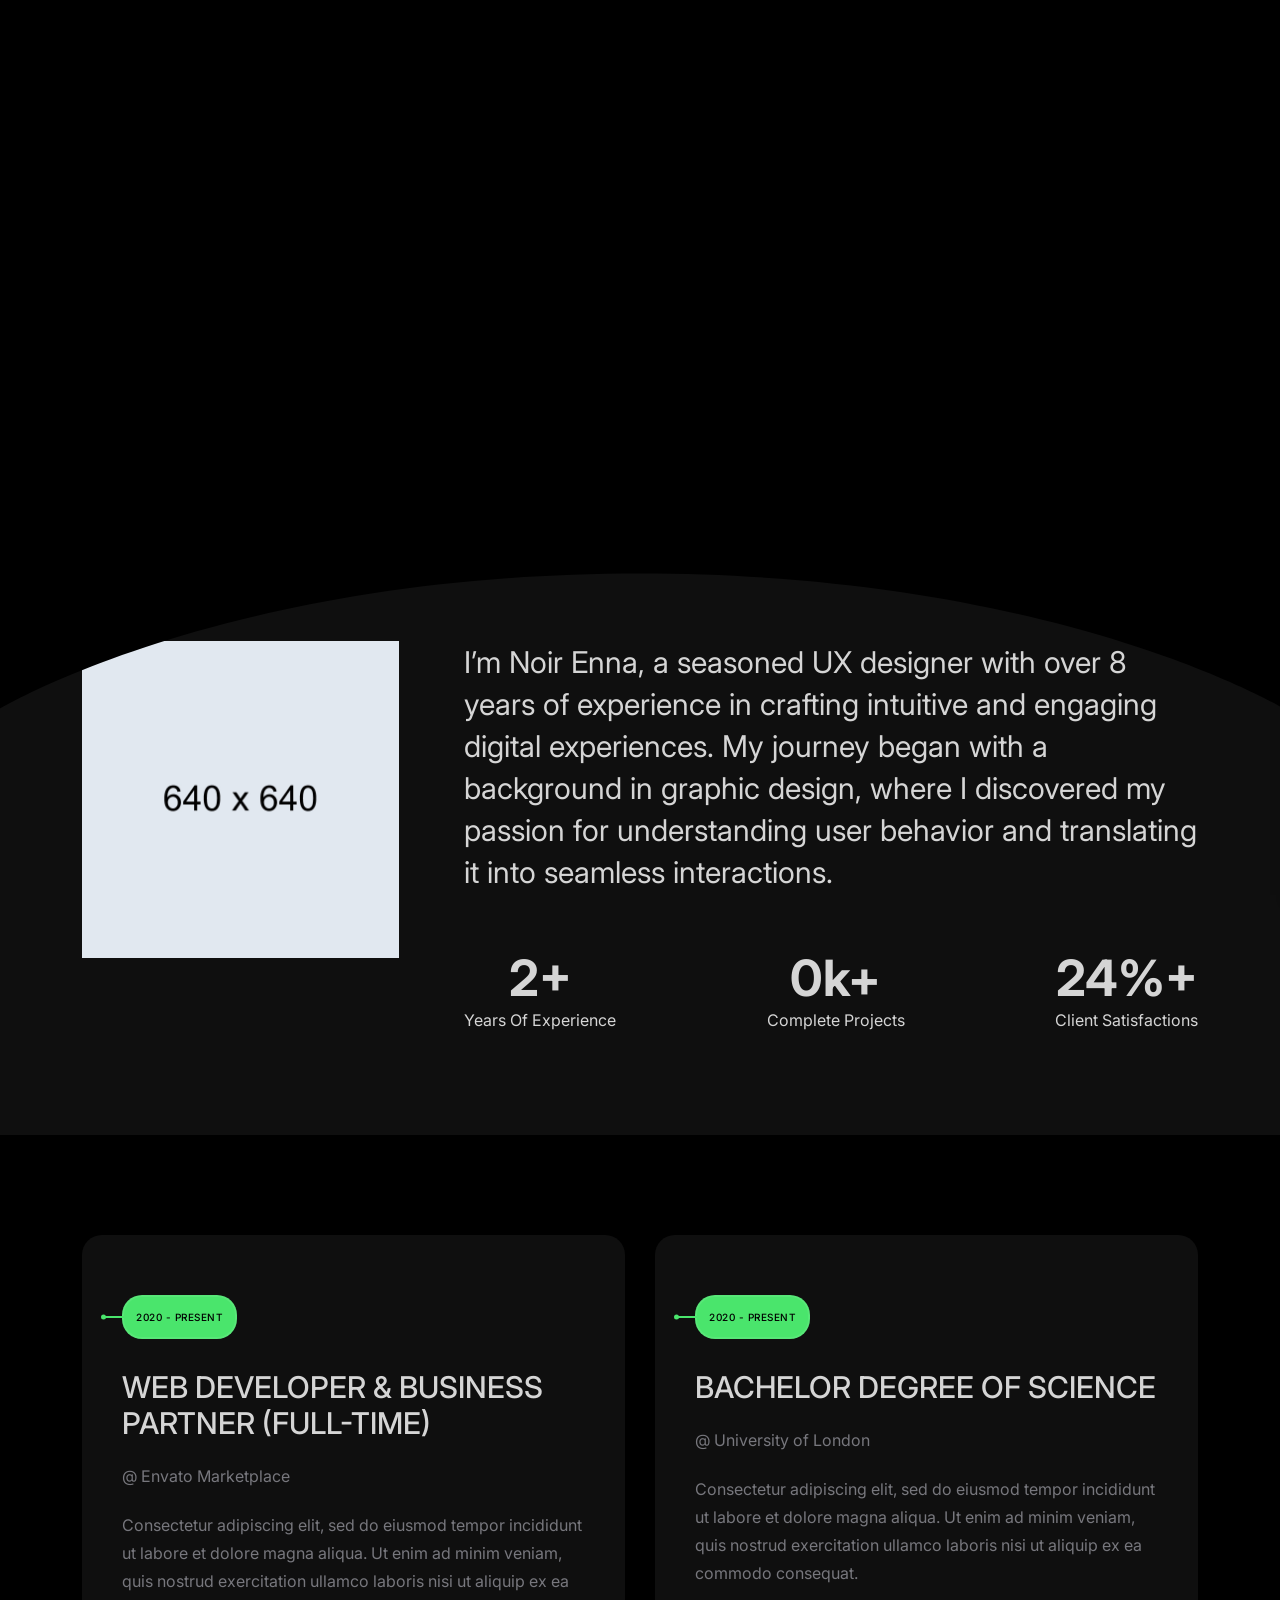
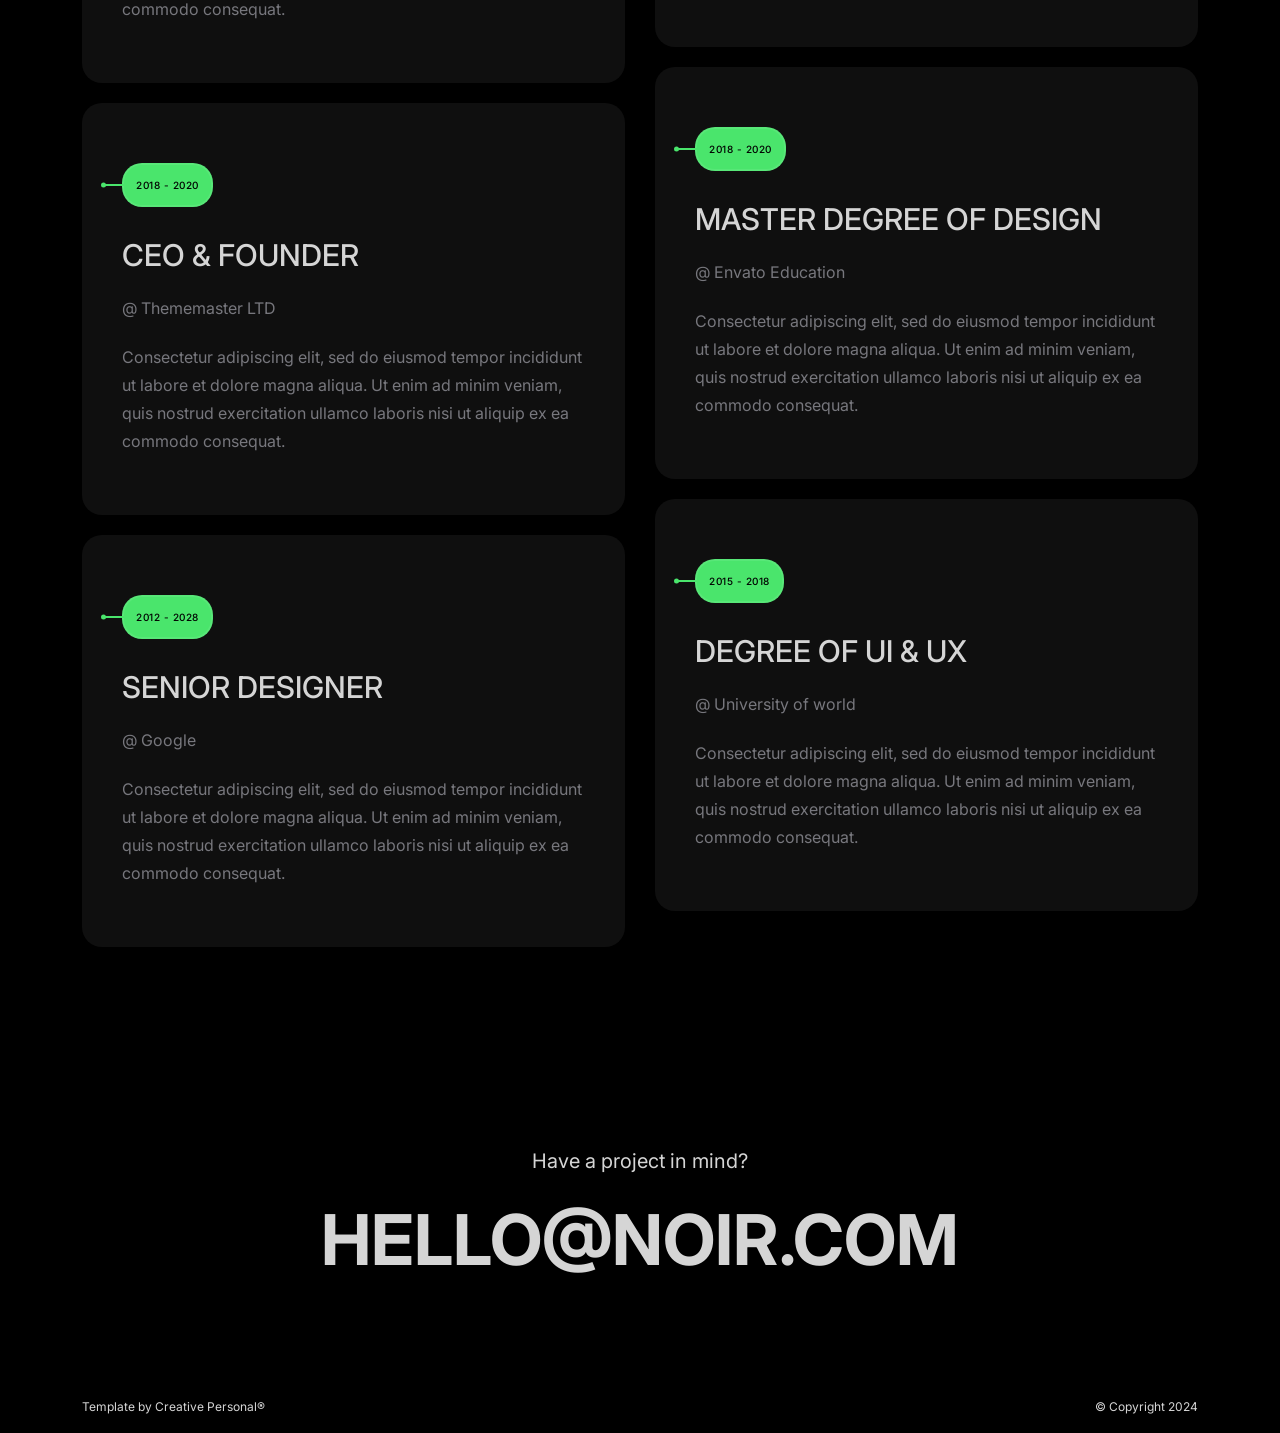
<file: about.html>
<!DOCTYPE html>
<html lang="en">

<head>
    <!-- META -->
    <meta charset="utf-8">
    <meta http-equiv="X-UA-Compatible" content="IE=edge">
    <meta name="viewport" content="width=device-width, initial-scale=1">
    <meta name="description" content="Noir - Modern Portfolio Template">
    <meta name="keywords" content="personal, portfolio new, html, one page, bootstrap, new html template, design, creative, onepage, clean, modern">
    <meta name="author" content="Tanvir Hossain">
    <!-- PAGE TITLE -->
    <title>Noir - Modern Portfolio Template</title>
    <link rel="icon" type="image/x-icon" href="assets/images/favicon.png">
    <!-- ALL GOOGLE FONTS -->
    <link rel="preconnect" href="https://fonts.googleapis.com">
    <link rel="preconnect" href="https://fonts.gstatic.com" crossorigin>
    <link href="https://fonts.googleapis.com/css2?family=Inter:ital,opsz,wght@0,14..32,100..900;1,14..32,100..900&family=Plus+Jakarta+Sans:ital,wght@0,200..800;1,200..800&display=swap" rel="stylesheet">
    <!-- BOOTSTRAP CSS -->
    <link rel="stylesheet" href="assets/css/bootstrap.min.css" />
    <!-- FONT AWESOME CSS -->
    <link rel="stylesheet" href="assets/css/font-awesome-pro.css" />
    <!-- FONT AWESOME CSS -->
    <link rel="stylesheet" href="assets/fonts/remixicon.css" />
    <!-- MAGNIFIC CSS -->
    <link rel="stylesheet" href="assets/css/magnific-popup.css">
    <!-- NICE SELECT CSS -->
    <link rel="stylesheet" href="assets/css/nice-select.min.css" />
    <!-- ANIMATE CSS -->
    <link rel="stylesheet" href="assets/css/animate.min.css" />
    <!-- MOBILE MENU CSS -->
    <link rel="stylesheet" href="assets/css/mobilemenu.css" />
    <!-- SPACING CSS -->
    <link rel="stylesheet" href="assets/css/spacing.css" />
    <link rel="stylesheet" href="assets/css/blog.css" />
    <!-- MAIN STYLE CSS -->
    <link rel="stylesheet" href="assets/css/style.css" />
    <!-- RESPONSIVE CSS -->
    <link rel="stylesheet" href="assets/css/responsive.css">
    <!-- HTML5 shim and Respond.js IE8 support of HTML5 elements and media queries -->
    <!-- WARNING: Respond.js doesn't work if you view the page via file:// -->
    <!--[if lt IE 9]>
      <script src="https://oss.maxcdn.com/html5shiv/3.7.2/html5shiv.min.js"></script>
      <script src="https://oss.maxcdn.com/respond/1.4.2/respond.min.js"></script>
    <![endif]-->
</head>

<body>
    <!-- START PRELOADER AREA-->
    <div class="preloader">
        <svg viewbox="0 0 1000 1000" preserveaspectratio="none">
            <path id="preloaderSvg" d="M0,1005S175,995,500,995s500,5,500,5V0H0Z"></path>
        </svg>
        <div class="preloader-heading">
            <div class="load-text">
                <span>L</span>
                <span>o</span>
                <span>a</span>
                <span>d</span>
                <span>i</span>
                <span>n</span>
                <span>g</span>
            </div>
        </div>
    </div>
    <!-- END PRELOADER AREA -->
    <!-- START SCROOL UP DESIGN AREA -->
    <div class="progress-wrap cursor-pointer">
        <i class="ri-arrow-up-s-line"></i>
        <svg class="progress-circle svg-content" width="100%" height="100%" viewBox="-1 -1 102 102">
            <path d="M50,1 a49,49 0 0,1 0,98 a49,49 0 0,1 0,-98" />
        </svg>
    </div>
    <!-- / END SCROOL UP DESIGN AREA -->
    <!-- START MAGIC CURSOR AND BALL AREA-->
    <div id="magic-cursor">
        <div id="ball"></div>
    </div>
    <!-- / END MAGIC CURSOR AND BALL AREA-->
    <!-- START MENU DESIGN AREA-->
    <header class="main-header">
        <div class="header-upper">
            <div class="container">
                <div class="header-inner">
                    <div class="row align-items-center">
                        <div class="col-xl-2 col-lg-2 col-md-6 col-6 col-sm-3">
                            <div class="logo-area">
                                <div class="logo">
                                    <a href="index-onepage.html"><img src="assets/images/logo.png" alt=""></a>
                                </div>
                            </div>
                        </div>
                       <div class="col-xl-10 col-lg-10 col-md-6 col-6 col-sm-9">
                            <div class="main-menu">
                                <nav id="mobile-menu">
                                    <ul class="onepage">
                                        <li><a href="index-onepage.html" class="linkstyle">Home</a></li>
                                        <li><a href="index-onepage.html#services" class="linkstyle">What I Do</a></li>
                                        <li><a href="three-column.html" class="linkstyle">Portfolio</a></li>
                                        <li><a href="/index-onepage.html#about" class="linkstyle">about</a></li>
                                        <li><a href="index-onepage.html#contact" class="linkstyle">Contact</a></li>
                                    </ul>
                                </nav>
                            </div>
                            <div class="side-menu-icon d-lg-none text-end">
                                <a href="javascript:void(0)" class="info-toggle-btn f-right sidebar-toggle-btn"><i class="fal fa-bars"></i></a>
                            </div>
                        </div>
                                </nav>
                            </div>
                            <div class="side-menu-icon d-lg-none text-end">
                                <a href="javascript:void(0)" class="info-toggle-btn f-right sidebar-toggle-btn"><i class="fal fa-bars"></i></a>
                            </div>
                        </div>
                    </div>
                </div>
            </div>
        </div>
    </header>
    <!-- // END MENU DESIGN AREA-->
    <!-- START MOBILE MENU DESIGN AREA-->
    <div class="sidebar__area">
        <div class="sidebar__wrapper">
            <div class="sidebar__close">
                <button class="sidebar__close-btn" id="sidebar__close-btn">
                    <i class="fal fa-times"></i>
                </button>
            </div>
            <div class="sidebar__content mt-50 mb-20">
                <div class="mobile-menu fix"></div>
            </div>
        </div>
    </div>
    <div class="body-overlay"></div>
    <!-- // END MOBILE MENU DESIGN AREA-->
    <!-- START SINGLE PAGE DESIGN AREA -->
    <section class="single-page-hero-area">
        <div class="container">
            <div class="row align-items-center text-center">
                <div class="col-lg-12">
                    <h2>About Me</h2>
                </div>
            </div>
        </div>
    </section>
    <!-- // END SINGLE PAGE DESIGN AREA -->
    <!-- START ABOUT DESIGN AREA -->
    <section id="about" class="about-area">
        <div class="container">
            <div class="row">
                <div class="col-xl-12 col-lg-12">
                    <div class="section-title section-white-title wow fadeInUp delay-0-2s">
                        <h2>About Me</h2>
                    </div>
                </div>
            </div>
            <div class="row">
                <!-- START ABOUT TEXT DESIGN AREA -->
                <div class="col-lg-4 col-sm-12 about-image">
                    <img src="assets/images/about/me2.jpg" alt="">
                </div>
                <div class="col-lg-8 col-sm-12">
                    <div class="about-content-part wow fadeInUp delay-0-2s">
                        <p>I’m Noir Enna, a seasoned UX designer with over 8 years of experience in crafting intuitive and engaging digital experiences. My journey began with a background in graphic design, where I discovered my passion for understanding user behavior and translating it into seamless interactions.</p>
                    </div>
                    <!-- START COUNTER DESIGN AREA -->
                    <div class="hero-counter-area d-flex justify-content-between wow fadeInUp delay-0-4s">
                        <div class="counter-item counter-text-wrap">
                            <span class="count-text plus" data-speed="3000" data-stop="8">0</span>
                            <span class="counter-title">Years Of Experience</span>
                        </div>
                        <div class="counter-item counter-text-wrap">
                            <span class="count-text k-plus" data-speed="3000" data-stop="1">0</span>
                            <span class="counter-title">Complete Projects</span>
                        </div>
                        <div class="counter-item counter-text-wrap">
                            <span class="count-text percent" data-speed="3000" data-stop="90">0</span>
                            <span class="counter-title">Client Satisfactions</span>
                        </div>
                    </div>
                    <!-- / END COUNTER DESIGN AREA -->
                </div>
                <!-- / END ABOUT TEXT DESIGN AREA -->
            </div>
        </div>
    </section>
    <!-- / END ABOUT DESIGN AREA -->
    <!-- START RESUME EXPERIENCE DESIGN AREA -->
    <div class="resume-area" id="resume">
        <div class="container">
            <div class="row">
                <div class="col-xl-6 col-md-6">
                    <div class="resume-wrapper wow fadeInUp delay-0-2s">
                        <!-- START SINGLE EXPERIENCE DESIGN AREA -->
                        <div class="resume-box">
                            <span class="resume-date">2020 - Present</span>
                            <h2>Web Developer & Business Partner (Full-Time)</h2>
                            <span>@ Envato Marketplace</span>
                            <p>Consectetur adipiscing elit, sed do eiusmod tempor incididunt ut labore et dolore magna aliqua. Ut enim ad minim veniam, quis nostrud exercitation ullamco laboris nisi ut aliquip ex ea commodo consequat.</p>
                        </div>
                        <!-- / END SINGLE EXPERIENCE DESIGN AREA -->
                        <!-- START SINGLE EXPERIENCE DESIGN AREA -->
                        <div class="resume-box">
                            <span class="resume-date">2018 - 2020</span>
                            <h2>CEO & Founder</h2>
                            <span>@ Thememaster LTD</span>
                            <p>Consectetur adipiscing elit, sed do eiusmod tempor incididunt ut labore et dolore magna aliqua. Ut enim ad minim veniam, quis nostrud exercitation ullamco laboris nisi ut aliquip ex ea commodo consequat.</p>
                        </div>
                        <!-- / END SINGLE EXPERIENCE DESIGN AREA -->
                        <!-- START SINGLE EXPERIENCE DESIGN AREA -->
                        <div class="resume-box">
                            <span class="resume-date">2012 - 2028</span>
                            <h2>Senior Designer</h2>
                            <span>@ Google</span>
                            <p>Consectetur adipiscing elit, sed do eiusmod tempor incididunt ut labore et dolore magna aliqua. Ut enim ad minim veniam, quis nostrud exercitation ullamco laboris nisi ut aliquip ex ea commodo consequat.</p>
                        </div>
                        <!-- / END SINGLE EXPERIENCE DESIGN AREA -->
                    </div>
                </div>
                <div class="col-xl-6 col-md-6">
                    <div class="resume-wrapper wow fadeInUp delay-0-4s">
                        <!-- START SINGLE EDUCATION DESIGN AREA -->
                        <div class="resume-box">
                            <span class="resume-date">2020 - Present</span>
                            <h2>Bachelor Degree of Science</h2>
                            <span>@ University of London</span>
                            <p>Consectetur adipiscing elit, sed do eiusmod tempor incididunt ut labore et dolore magna aliqua. Ut enim ad minim veniam, quis nostrud exercitation ullamco laboris nisi ut aliquip ex ea commodo consequat.</p>
                        </div>
                        <!-- / END SINGLE EDUCATION DESIGN AREA -->
                        <!-- START SINGLE EDUCATION DESIGN AREA -->
                        <div class="resume-box">
                            <span class="resume-date">2018 - 2020</span>
                            <h2>Master Degree of Design</h2>
                            <span>@ Envato Education</span>
                            <p>Consectetur adipiscing elit, sed do eiusmod tempor incididunt ut labore et dolore magna aliqua. Ut enim ad minim veniam, quis nostrud exercitation ullamco laboris nisi ut aliquip ex ea commodo consequat.</p>
                        </div>
                        <!-- / END SINGLE EDUCATION DESIGN AREA -->
                        <!-- START SINGLE EDUCATION DESIGN AREA -->
                        <div class="resume-box">
                            <span class="resume-date">2015 - 2018</span>
                            <h2>Degree Of UI & UX</h2>
                            <span>@ University of world</span>
                            <p>Consectetur adipiscing elit, sed do eiusmod tempor incididunt ut labore et dolore magna aliqua. Ut enim ad minim veniam, quis nostrud exercitation ullamco laboris nisi ut aliquip ex ea commodo consequat.</p>
                        </div>
                        <!-- / END SINGLE EDUCATION DESIGN AREA -->
                    </div>
                </div>
            </div>
        </div>
    </div>
    <!-- / END RESUME EXPERIENCE DESIGN AREA -->
    <!-- START FOOTER DESIGN AREA -->
    <footer class="main-footer">
        <div class="container">
            <div class="row">
                <div class="col-lg-12">
                    <div class="footer-top">
                        <p> Have a project in mind?</p>
                        <h2><a href="mailto:hello@websitename.com">Hello@noir.com</a></h2>
                    </div>
                </div>
            </div>
            <div class="row">
                <div class="col-lg-6 col-sm-6">
                    <p class="copy-left-text">Template by <a href="https://themeforest.net/user/creativepersonal/portfolio">Creative Personal®</a></p>
                </div>
                <div class="col-lg-6 col-sm-6">
                    <p class="copy-right-text">&copy; Copyright 2024</p>
                </div>
            </div>
        </div>
    </footer>
    <!-- / END FOOTER DESIGN AREA -->
    <!-- JQUERY JS -->
    <script src="assets/js/jquery-3.6.0.min.js"></script>
    <!-- BOOTSTRAP JS-->
    <script src="assets/js/bootstrap.min.js"></script>
    <!-- APPEAR JS -->
    <script src="assets/js/appear.min.js"></script>
    <!-- MAGNIFICANT JS -->
    <script src="assets/js/jquery.magnific-popup.min.js"></script>
    <!-- MOBILE MENU JS-->
    <script src="assets/js/mobilemenu.js"></script>
    <!-- GSAP AND LOCOMOTIV JS-->
    <script src="assets/js/gsap.min.js"></script>
    <script src="assets/js/ScrollTrigger.min.js"></script>
    <script src="assets/js/lenis.js"></script>
    <!-- SWIPPER JS-->
    <script src="assets/js/swiper-bundle.js"></script>
    <!-- NICE SELECT JS-->
    <script src="assets/js/jquery.nice-select.min.js"></script>
    <!-- IMAGE LOADER JS-->
    <script src="assets/js/imagesloaded.pkgd.min.js"></script>
    <!-- ISOTOPE JS-->
    <script src="assets/js/isotope.pkgd.min.js"></script>
    <!--  WOW ANIMATION JS-->
    <script src="assets/js/wow.min.js"></script>
    <!-- SCRIPT JS-->
    <script src="assets/js/script.js"></script>
</body>

</html>
</file>
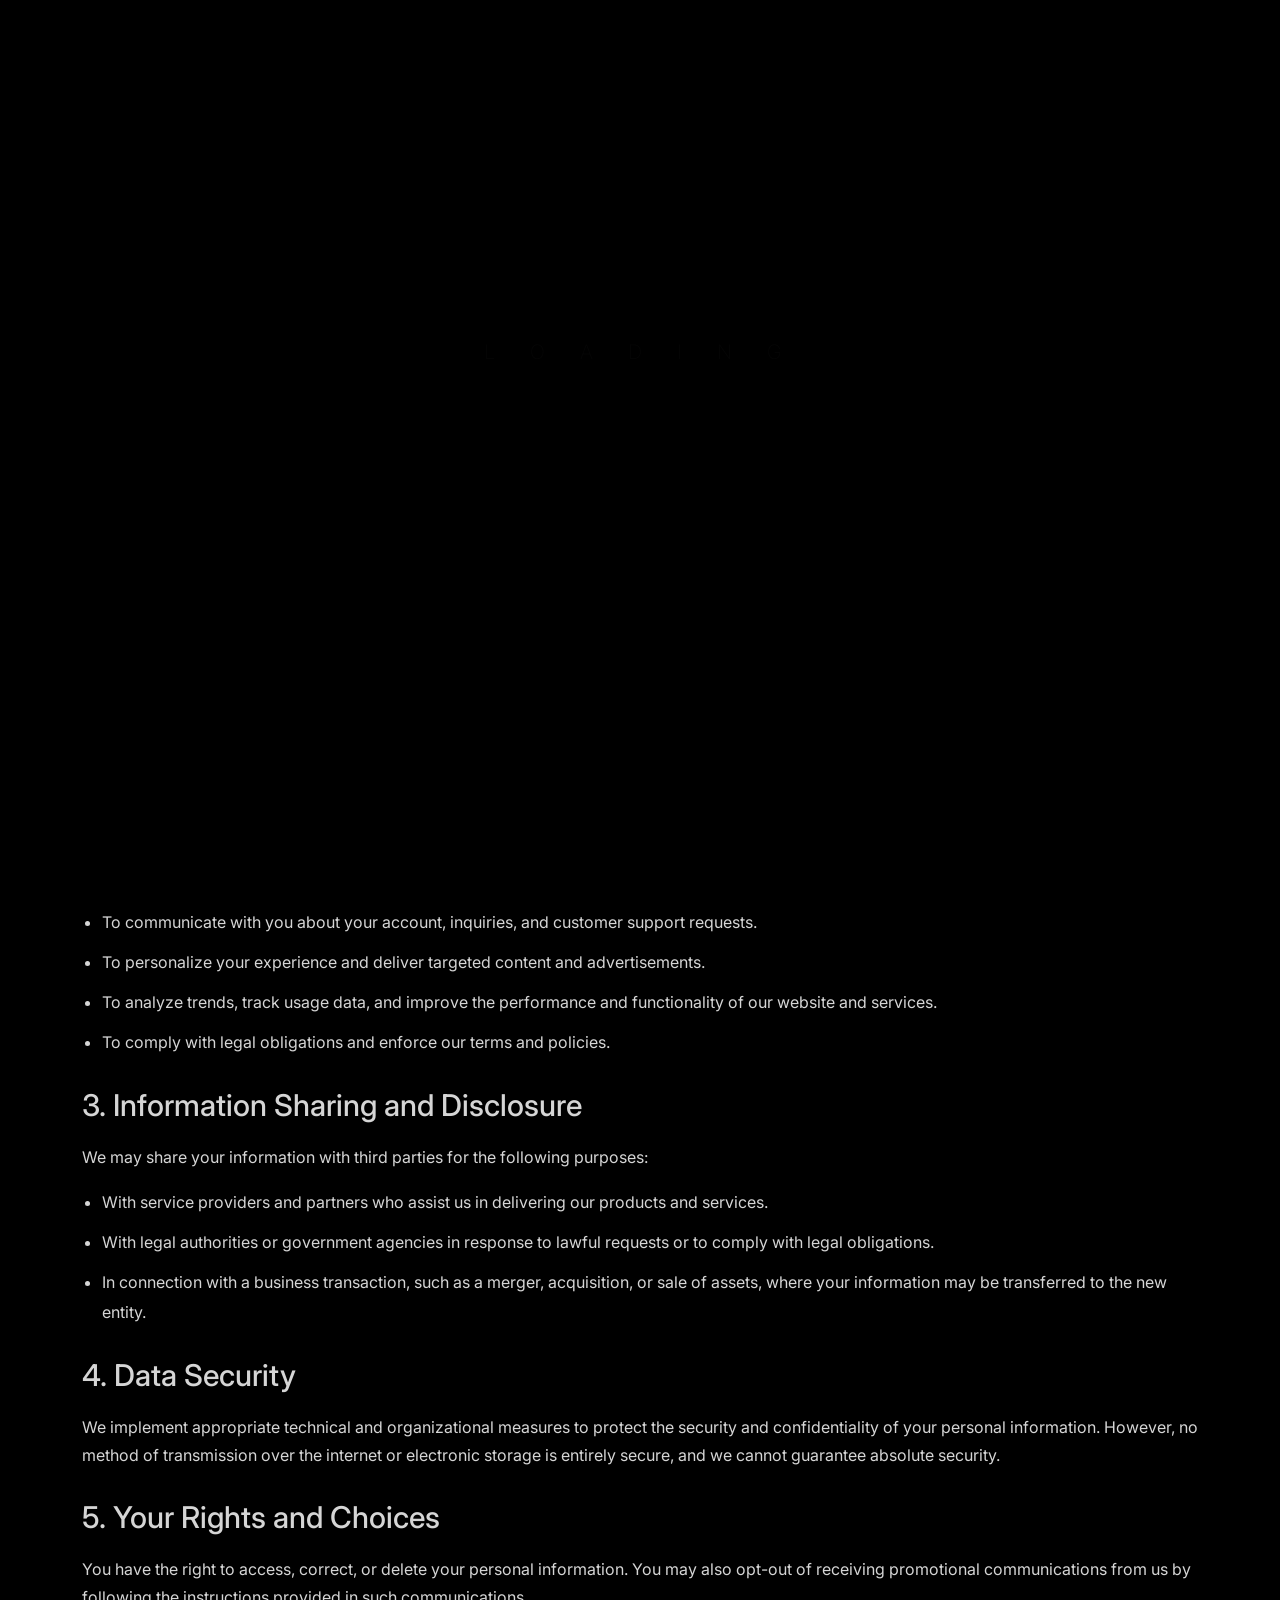
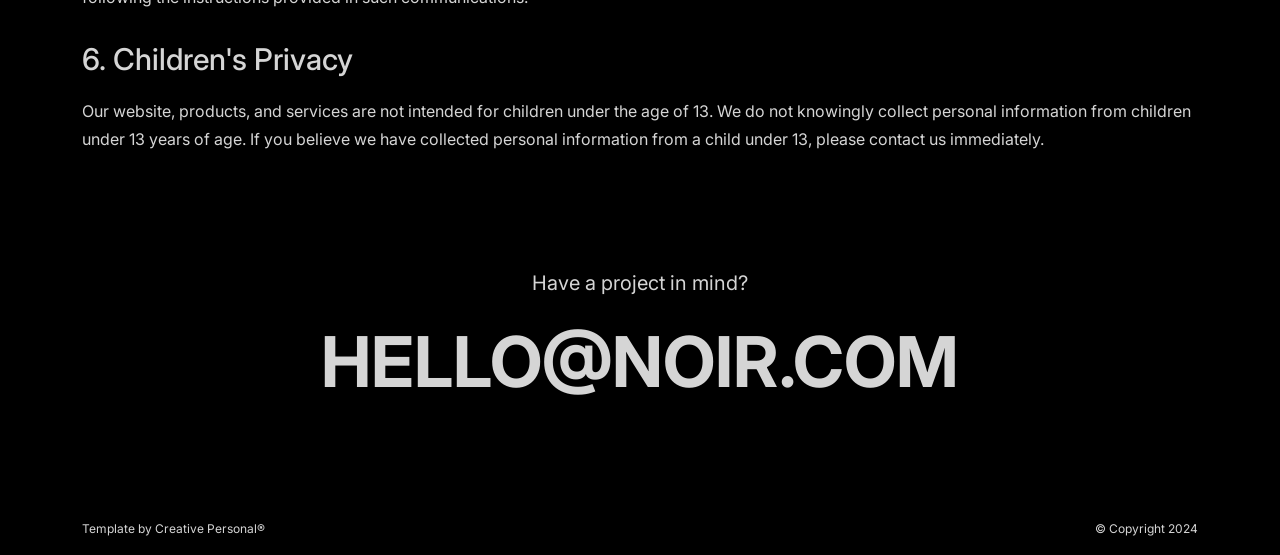
<file: privacy.html>
<!DOCTYPE html>
<html lang="en">

<head>
    <!-- META -->
    <meta charset="utf-8">
    <meta http-equiv="X-UA-Compatible" content="IE=edge">
    <meta name="viewport" content="width=device-width, initial-scale=1">
    <meta name="description" content="Noir - Modern Portfolio Template">
    <meta name="keywords" content="personal, portfolio new, html, one page, bootstrap, new html template, design, creative, onepage, clean, modern">
    <meta name="author" content="Tanvir Hossain">
    <!-- PAGE TITLE -->
    <title>Noir - Modern Portfolio Template</title>
    <link rel="icon" type="image/x-icon" href="assets/images/favicon.png">
    <!-- ALL GOOGLE FONTS -->
    <link rel="preconnect" href="https://fonts.googleapis.com">
    <link rel="preconnect" href="https://fonts.gstatic.com" crossorigin>
    <link href="https://fonts.googleapis.com/css2?family=Inter:ital,opsz,wght@0,14..32,100..900;1,14..32,100..900&family=Plus+Jakarta+Sans:ital,wght@0,200..800;1,200..800&display=swap" rel="stylesheet">
    <!-- BOOTSTRAP CSS -->
    <link rel="stylesheet" href="assets/css/bootstrap.min.css" />
    <!-- FONT AWESOME CSS -->
    <link rel="stylesheet" href="assets/css/font-awesome-pro.css" />
    <!-- FONT AWESOME CSS -->
    <link rel="stylesheet" href="assets/fonts/remixicon.css" />
    <!-- MAGNIFIC CSS -->
    <link rel="stylesheet" href="assets/css/magnific-popup.css">
    <!-- NICE SELECT CSS -->
    <link rel="stylesheet" href="assets/css/nice-select.min.css" />
    <!-- ANIMATE CSS -->
    <link rel="stylesheet" href="assets/css/animate.min.css" />
    <!-- MOBILE MENU CSS -->
    <link rel="stylesheet" href="assets/css/mobilemenu.css" />
    <!-- SPACING CSS -->
    <link rel="stylesheet" href="assets/css/spacing.css" />
    <link rel="stylesheet" href="assets/css/blog.css" />
    <!-- MAIN STYLE CSS -->
    <link rel="stylesheet" href="assets/css/style.css" />
    <!-- RESPONSIVE CSS -->
    <link rel="stylesheet" href="assets/css/responsive.css">
    <!-- HTML5 shim and Respond.js IE8 support of HTML5 elements and media queries -->
    <!-- WARNING: Respond.js doesn't work if you view the page via file:// -->
    <!--[if lt IE 9]>
      <script src="https://oss.maxcdn.com/html5shiv/3.7.2/html5shiv.min.js"></script>
      <script src="https://oss.maxcdn.com/respond/1.4.2/respond.min.js"></script>
    <![endif]-->
</head>

<body>
    <!-- START PRELOADER AREA-->
    <div class="preloader">
        <svg viewbox="0 0 1000 1000" preserveaspectratio="none">
            <path id="preloaderSvg" d="M0,1005S175,995,500,995s500,5,500,5V0H0Z"></path>
        </svg>
        <div class="preloader-heading">
            <div class="load-text">
                <span>L</span>
                <span>o</span>
                <span>a</span>
                <span>d</span>
                <span>i</span>
                <span>n</span>
                <span>g</span>
            </div>
        </div>
    </div>
    <!-- END PRELOADER AREA -->
    <!-- START SCROOL UP DESIGN AREA -->
    <div class="progress-wrap cursor-pointer">
        <i class="ri-arrow-up-s-line"></i>
        <svg class="progress-circle svg-content" width="100%" height="100%" viewBox="-1 -1 102 102">
            <path d="M50,1 a49,49 0 0,1 0,98 a49,49 0 0,1 0,-98" />
        </svg>
    </div>
    <!-- / END SCROOL UP DESIGN AREA -->
    <!-- START MAGIC CURSOR AND BALL AREA-->
    <div id="magic-cursor">
        <div id="ball"></div>
    </div>
    <!-- / END MAGIC CURSOR AND BALL AREA-->
    <!-- START MENU DESIGN AREA-->
    <header class="main-header">
        <div class="header-upper">
            <div class="container">
                <div class="header-inner">
                    <div class="row align-items-center">
                        <div class="col-xl-2 col-lg-2 col-md-6 col-6 col-sm-3">
                            <div class="logo-area">
                                <div class="logo">
                                    <a href="index.html"><img src="assets/images/logo.png" alt=""></a>
                                </div>
                            </div>
                        </div>
                        <div class="col-xl-10 col-lg-10 col-md-6 col-6 col-sm-9">
                            <div class="main-menu">
                                <nav id="mobile-menu">
                                    <ul class="onepage">
                                        <li class="has-dropdown"><a href="index.html" class="linkstyle">Home</a>
                                            <ul class="sub-menu">
                                                <li><a href="index-onepage.html">Onepage Version</a></li>
                                                <li><a href="index.html">Multipage Version</a></li>
                                            </ul>
                                        </li>
                                        <li><a href="service.html" class="linkstyle">services</a></li>
                                        <li class="has-dropdown"><a href="projects.html" class="linkstyle">Projects</a>
                                            <ul class="sub-menu">
                                                <li><a href="two-column.html">Two Column</a></li>
                                                <li><a href="three-column.html">Three Column</a></li>
                                                <li><a href="single-project.html">Single Projects</a></li>
                                            </ul>
                                        </li>
                                        <li><a href="about.html" class="linkstyle">about</a></li>
                                        <li><a href="contact.html" class="linkstyle">Contact</a></li>
                                        <li class="has-dropdown"><a href="#" class="linkstyle">Pages</a>
                                            <ul class="sub-menu">
                                                <li><a href="blog.html">Blog</a></li>
                                                <li><a href="blog-details.html">Single Blog</a></li>
                                                <li><a href="terms.html">Terms & Conditions</a></li>
                                                <li><a href="privacy.html">Privacy Policy</a></li>
                                                <li><a href="404.html">404</a></li>
                                            </ul>
                                        </li>
                                    </ul>
                                </nav>
                            </div>
                            <div class="side-menu-icon d-lg-none text-end">
                                <a href="javascript:void(0)" class="info-toggle-btn f-right sidebar-toggle-btn"><i class="fal fa-bars"></i></a>
                            </div>
                        </div>
                    </div>
                </div>
            </div>
        </div>
    </header>
    <!-- // END MENU DESIGN AREA-->
    <!-- START MOBILE MENU DESIGN AREA-->
    <div class="sidebar__area">
        <div class="sidebar__wrapper">
            <div class="sidebar__close">
                <button class="sidebar__close-btn" id="sidebar__close-btn">
                    <i class="fal fa-times"></i>
                </button>
            </div>
            <div class="sidebar__content mt-50 mb-20">
                <div class="mobile-menu fix"></div>
            </div>
        </div>
    </div>
    <div class="body-overlay"></div>
    <!-- // END MOBILE MENU DESIGN AREA-->
    <!-- START SINGLE PAGE DESIGN AREA -->
    <section class="single-page-hero-area">
        <div class="container">
            <div class="row align-items-center text-center">
                <div class="col-lg-12">
                    <h2>Privacy Policy</h2>
                    <div class="breadcrumb__list">
                        <span><a href="#">Home</a></span>
                        <span class="dvdr"><i class="fa-regular fa-angle-right"></i></span>
                        <span>Privacy Policy</span>
                    </div>
                </div>
            </div>
        </div>
    </section>
    <!-- // END SINGLE PAGE DESIGN AREA -->
    <!-- START 404 PAGE DESIGN AREA -->
    <section class="privacy-area">
        <div class="container">
            <div class="row">
                <div class="col-lg-12">
                    <h2>1. Information We Collect</h2>
                    <ul>
                        <li>Personal Information: We may collect personal information such as your name, email address, phone number, and other contact information when you interact with us, sign up for our services, or communicate with our team.</li>
                        <li>Usage Data: We automatically collect information about how you interact with our website, products, and services, including your IP address, browser type, device information, and pages visited.</li>
                        <li>Cookies and Similar Technologies: We may use cookies, web beacons, and other tracking technologies to collect information about your browsing behavior and preferences on our website.</li>
                    </ul>
                    <h2>2. How We Use Your Information</h2>
                    <p>We may use the information we collect for the following purposes:</p>
                    <ul>
                        <li>To provide and improve our products and services.</li>
                        <li>To communicate with you about your account, inquiries, and customer support requests.</li>
                        <li>To personalize your experience and deliver targeted content and advertisements.</li>
                        <li>To analyze trends, track usage data, and improve the performance and functionality of our website and services.</li>
                        <li>To comply with legal obligations and enforce our terms and policies.</li>
                    </ul>
                    <h2>3. Information Sharing and Disclosure</h2>
                    <p>We may share your information with third parties for the following purposes:</p>
                    <ul>
                        <li>With service providers and partners who assist us in delivering our products and services.</li>
                        <li>With legal authorities or government agencies in response to lawful requests or to comply with legal obligations.</li>
                        <li>In connection with a business transaction, such as a merger, acquisition, or sale of assets, where your information may be transferred to the new entity.</li>
                    </ul>
                    <h2>4. Data Security</h2>
                    <p>We implement appropriate technical and organizational measures to protect the security and confidentiality of your personal information. However, no method of transmission over the internet or electronic storage is entirely secure, and we cannot guarantee absolute security.</p>
                    </ul>
                    <h2>5. Your Rights and Choices</h2>
                    <p>You have the right to access, correct, or delete your personal information. You may also opt-out of receiving promotional communications from us by following the instructions provided in such communications.</p>
                    </ul>
                    <h2>6. Children's Privacy</h2>
                    <p>Our website, products, and services are not intended for children under the age of 13. We do not knowingly collect personal information from children under 13 years of age. If you believe we have collected personal information from a child under 13, please contact us immediately.</p>
                </div>
            </div>
        </div>
    </section>
    <!--  / END 404 PAGE DESIGN AREA -->
    <!-- START FOOTER DESIGN AREA -->
    <footer class="main-footer">
        <div class="container">
            <div class="row">
                <div class="col-lg-12">
                    <div class="footer-top">
                        <p> Have a project in mind?</p>
                        <h2><a href="mailto:hello@websitename.com">Hello@noir.com</a></h2>
                    </div>
                </div>
            </div>
            <div class="row">
                <div class="col-lg-6 col-sm-6">
                    <p class="copy-left-text">Template by <a href="https://themeforest.net/user/creativepersonal/portfolio">Creative Personal®</a></p>
                </div>
                <div class="col-lg-6 col-sm-6">
                    <p class="copy-right-text">&copy; Copyright 2024</p>
                </div>
            </div>
        </div>
    </footer>
    <!-- / END FOOTER DESIGN AREA -->
    <!-- JQUERY JS -->
    <script src="assets/js/jquery-3.6.0.min.js"></script>
    <!-- BOOTSTRAP JS-->
    <script src="assets/js/bootstrap.min.js"></script>
    <!-- APPEAR JS -->
    <script src="assets/js/appear.min.js"></script>
    <!-- MAGNIFICANT JS -->
    <script src="assets/js/jquery.magnific-popup.min.js"></script>
    <!-- MOBILE MENU JS-->
    <script src="assets/js/mobilemenu.js"></script>
    <!-- GSAP AND LOCOMOTIV JS-->
    <script src="assets/js/gsap.min.js"></script>
    <script src="assets/js/ScrollTrigger.min.js"></script>
    <script src="assets/js/lenis.js"></script>
    <!-- SWIPPER JS-->
    <script src="assets/js/swiper-bundle.js"></script>
    <!-- NICE SELECT JS-->
    <script src="assets/js/jquery.nice-select.min.js"></script>
    <!-- IMAGE LOADER JS-->
    <script src="assets/js/imagesloaded.pkgd.min.js"></script>
    <!-- ISOTOPE JS-->
    <script src="assets/js/isotope.pkgd.min.js"></script>
    <!--  WOW ANIMATION JS-->
    <script src="assets/js/wow.min.js"></script>
    <!-- SCRIPT JS-->
    <script src="assets/js/script.js"></script>
</body>

</html>
</file>
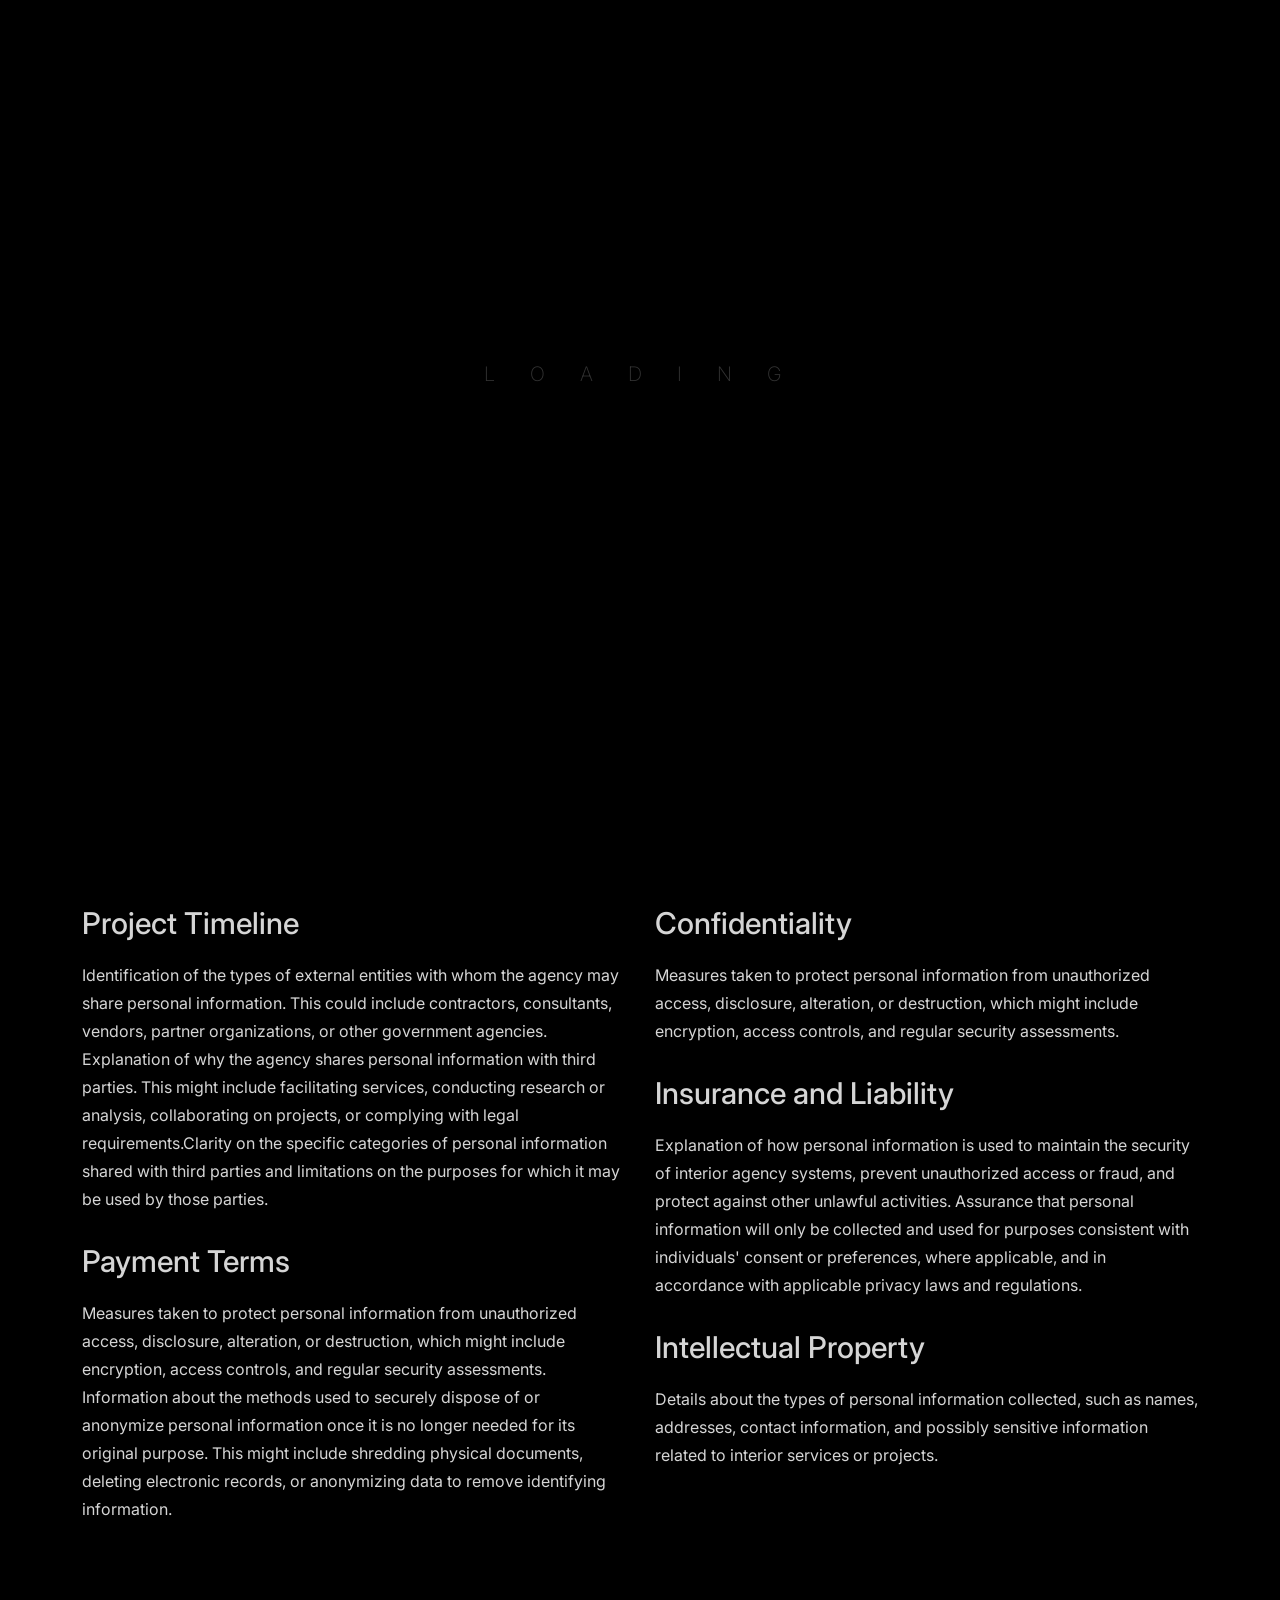
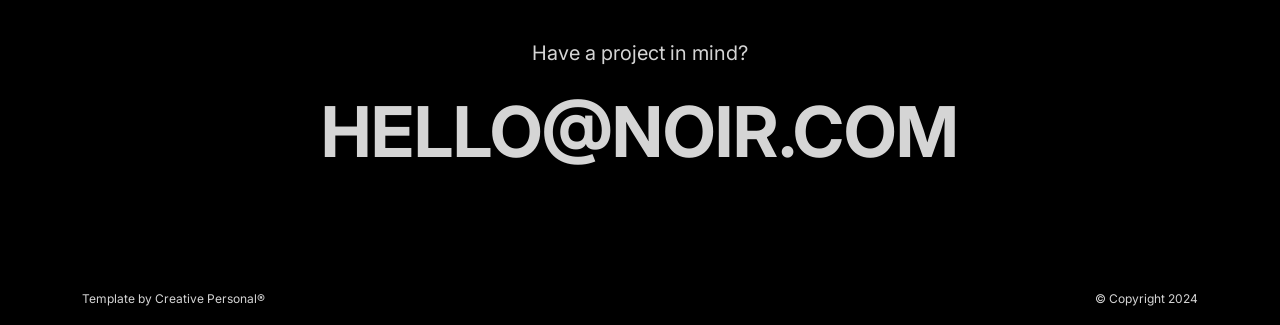
<file: terms.html>
<!DOCTYPE html>
<html lang="en">

<head>
    <!-- META -->
    <meta charset="utf-8">
    <meta http-equiv="X-UA-Compatible" content="IE=edge">
    <meta name="viewport" content="width=device-width, initial-scale=1">
    <meta name="description" content="Noir - Modern Portfolio Template">
    <meta name="keywords" content="personal, portfolio new, html, one page, bootstrap, new html template, design, creative, onepage, clean, modern">
    <meta name="author" content="Tanvir Hossain">
    <!-- PAGE TITLE -->
    <title>Noir - Modern Portfolio Template</title>
    <link rel="icon" type="image/x-icon" href="assets/images/favicon.png">
    <!-- ALL GOOGLE FONTS -->
    <link rel="preconnect" href="https://fonts.googleapis.com">
    <link rel="preconnect" href="https://fonts.gstatic.com" crossorigin>
    <link href="https://fonts.googleapis.com/css2?family=Inter:ital,opsz,wght@0,14..32,100..900;1,14..32,100..900&family=Plus+Jakarta+Sans:ital,wght@0,200..800;1,200..800&display=swap" rel="stylesheet">
    <!-- BOOTSTRAP CSS -->
    <link rel="stylesheet" href="assets/css/bootstrap.min.css" />
    <!-- FONT AWESOME CSS -->
    <link rel="stylesheet" href="assets/css/font-awesome-pro.css" />
    <!-- FONT AWESOME CSS -->
    <link rel="stylesheet" href="assets/fonts/remixicon.css" />
    <!-- MAGNIFIC CSS -->
    <link rel="stylesheet" href="assets/css/magnific-popup.css">
    <!-- NICE SELECT CSS -->
    <link rel="stylesheet" href="assets/css/nice-select.min.css" />
    <!-- ANIMATE CSS -->
    <link rel="stylesheet" href="assets/css/animate.min.css" />
    <!-- MOBILE MENU CSS -->
    <link rel="stylesheet" href="assets/css/mobilemenu.css" />
    <!-- SPACING CSS -->
    <link rel="stylesheet" href="assets/css/spacing.css" />
    <link rel="stylesheet" href="assets/css/blog.css" />
    <!-- MAIN STYLE CSS -->
    <link rel="stylesheet" href="assets/css/style.css" />
    <!-- RESPONSIVE CSS -->
    <link rel="stylesheet" href="assets/css/responsive.css">
    <!-- HTML5 shim and Respond.js IE8 support of HTML5 elements and media queries -->
    <!-- WARNING: Respond.js doesn't work if you view the page via file:// -->
    <!--[if lt IE 9]>
      <script src="https://oss.maxcdn.com/html5shiv/3.7.2/html5shiv.min.js"></script>
      <script src="https://oss.maxcdn.com/respond/1.4.2/respond.min.js"></script>
    <![endif]-->
</head>

<body>
    <!-- START PRELOADER AREA-->
    <div class="preloader">
        <svg viewbox="0 0 1000 1000" preserveaspectratio="none">
            <path id="preloaderSvg" d="M0,1005S175,995,500,995s500,5,500,5V0H0Z"></path>
        </svg>
        <div class="preloader-heading">
            <div class="load-text">
                <span>L</span>
                <span>o</span>
                <span>a</span>
                <span>d</span>
                <span>i</span>
                <span>n</span>
                <span>g</span>
            </div>
        </div>
    </div>
    <!-- END PRELOADER AREA -->
    <!-- START SCROOL UP DESIGN AREA -->
    <div class="progress-wrap cursor-pointer">
        <i class="ri-arrow-up-s-line"></i>
        <svg class="progress-circle svg-content" width="100%" height="100%" viewBox="-1 -1 102 102">
            <path d="M50,1 a49,49 0 0,1 0,98 a49,49 0 0,1 0,-98" />
        </svg>
    </div>
    <!-- / END SCROOL UP DESIGN AREA -->
    <!-- START MAGIC CURSOR AND BALL AREA-->
    <div id="magic-cursor">
        <div id="ball"></div>
    </div>
    <!-- / END MAGIC CURSOR AND BALL AREA-->
    <!-- START MENU DESIGN AREA-->
    <header class="main-header">
        <div class="header-upper">
            <div class="container">
                <div class="header-inner">
                    <div class="row align-items-center">
                        <div class="col-xl-2 col-lg-2 col-md-6 col-6 col-sm-3">
                            <div class="logo-area">
                                <div class="logo">
                                    <a href="index.html"><img src="assets/images/logo.png" alt=""></a>
                                </div>
                            </div>
                        </div>
                        <div class="col-xl-10 col-lg-10 col-md-6 col-6 col-sm-9">
                            <div class="main-menu">
                                <nav id="mobile-menu">
                                    <ul class="onepage">
                                        <li class="has-dropdown"><a href="index.html" class="linkstyle">Home</a>
                                            <ul class="sub-menu">
                                                <li><a href="index-onepage.html">Onepage Version</a></li>
                                                <li><a href="index.html">Multipage Version</a></li>
                                            </ul>
                                        </li>
                                        <li><a href="service.html" class="linkstyle">services</a></li>
                                        <li class="has-dropdown"><a href="projects.html" class="linkstyle">Projects</a>
                                            <ul class="sub-menu">
                                                <li><a href="two-column.html">Two Column</a></li>
                                                <li><a href="three-column.html">Three Column</a></li>
                                                <li><a href="single-project.html">Single Projects</a></li>
                                            </ul>
                                        </li>
                                        <li><a href="about.html" class="linkstyle">about</a></li>
                                        <li><a href="contact.html" class="linkstyle">Contact</a></li>
                                        <li class="has-dropdown"><a href="#" class="linkstyle">Pages</a>
                                            <ul class="sub-menu">
                                                <li><a href="blog.html">Blog</a></li>
                                                <li><a href="blog-details.html">Single Blog</a></li>
                                                <li><a href="terms.html">Terms & Conditions</a></li>
                                                <li><a href="privacy.html">Privacy Policy</a></li>
                                                <li><a href="404.html">404</a></li>
                                            </ul>
                                        </li>
                                    </ul>
                                </nav>
                            </div>
                            <div class="side-menu-icon d-lg-none text-end">
                                <a href="javascript:void(0)" class="info-toggle-btn f-right sidebar-toggle-btn"><i class="fal fa-bars"></i></a>
                            </div>
                        </div>
                    </div>
                </div>
            </div>
        </div>
    </header>
    <!-- // END MENU DESIGN AREA-->
    <!-- START MOBILE MENU DESIGN AREA-->
    <div class="sidebar__area">
        <div class="sidebar__wrapper">
            <div class="sidebar__close">
                <button class="sidebar__close-btn" id="sidebar__close-btn">
                    <i class="fal fa-times"></i>
                </button>
            </div>
            <div class="sidebar__content mt-50 mb-20">
                <div class="mobile-menu fix"></div>
            </div>
        </div>
    </div>
    <div class="body-overlay"></div>
    <!-- // END MOBILE MENU DESIGN AREA-->
    <!-- START SINGLE PAGE DESIGN AREA -->
    <section class="single-page-hero-area">
        <div class="container">
            <div class="row align-items-center text-center">
                <div class="col-lg-12">
                    <h2>Terms & Conditions</h2>
                    <div class="breadcrumb__list">
                        <span><a href="#">Home</a></span>
                        <span class="dvdr"><i class="fa-regular fa-angle-right"></i></span>
                        <span>Terms & Conditions</span>
                    </div>
                </div>
            </div>
        </div>
    </section>
    <!-- // END SINGLE PAGE DESIGN AREA -->
    <!-- START 404 PAGE DESIGN AREA -->
    <section class="privacy-area">
        <div class="container">
            <div class="row">
                <div class="col-lg-6">
                    <h2>Scope of Services</h2>
                    <p>Details about the types of personal information collected, such as names, addresses, contact information, and possibly sensitive information related to interior services or projects.</p>

                    <h2>Client Responsibilities</h2>
                    <p>Explanation of how personal information is used to maintain the security of interior agency systems, prevent unauthorized access or fraud, and protect against other unlawful activities. Assurance that personal information will only be collected and used for purposes consistent with individuals' consent or preferences, where applicable, and in accordance with applicable privacy laws and regulations.</p>

                    <h2>Project Timeline</h2>
                    <p>Identification of the types of external entities with whom the agency may share personal information. This could include contractors, consultants, vendors, partner organizations, or other government agencies. Explanation of why the agency shares personal information with third parties. This might include facilitating services, conducting research or analysis, collaborating on projects, or complying with legal requirements.Clarity on the specific categories of personal information shared with third parties and limitations on the purposes for which it may be used by those parties.</p>

                    <h2>Payment Terms</h2>
                    <p>Measures taken to protect personal information from unauthorized access, disclosure, alteration, or destruction, which might include encryption, access controls, and regular security assessments. Information about the methods used to securely dispose of or anonymize personal information once it is no longer needed for its original purpose. This might include shredding physical documents, deleting electronic records, or anonymizing data to remove identifying information.</p>

                </div>
                <div class="col-lg-6">
                    <h2>Termination of Services</h2>
                    <p>Explanation of how personal information is used to maintain the security of interior agency systems, prevent unauthorized access or fraud, and protect against other unlawful activities. Assurance that personal information will only be collected and used for purposes consistent with individuals' consent or preferences, where applicable, and in accordance with applicable privacy laws and regulations.</p>

                    <h2>Change Orders</h2>
                    <p>Details about the types of personal information collected, such as names, addresses, contact information, and possibly sensitive information related to interior services or projects.</p>

                    <h2>Confidentiality</h2>
                    <p>Measures taken to protect personal information from unauthorized access, disclosure, alteration, or destruction, which might include encryption, access controls, and regular security assessments. </p>

                    <h2>Insurance and Liability</h2>
                    <p>Explanation of how personal information is used to maintain the security of interior agency systems, prevent unauthorized access or fraud, and protect against other unlawful activities. Assurance that personal information will only be collected and used for purposes consistent with individuals' consent or preferences, where applicable, and in accordance with applicable privacy laws and regulations.</p>
                    
                    <h2>Intellectual Property</h2>
                    <p>Details about the types of personal information collected, such as names, addresses, contact information, and possibly sensitive information related to interior services or projects.</p>
                </div>
            </div>
        </div>
    </section>
    <!--  / END 404 PAGE DESIGN AREA -->
    <!-- START FOOTER DESIGN AREA -->
    <footer class="main-footer">
        <div class="container">
            <div class="row">
                <div class="col-lg-12">
                    <div class="footer-top">
                        <p> Have a project in mind?</p>
                        <h2><a href="mailto:hello@websitename.com">Hello@noir.com</a></h2>
                    </div>
                </div>
            </div>
            <div class="row">
                <div class="col-lg-6 col-sm-6">
                    <p class="copy-left-text">Template by <a href="https://themeforest.net/user/creativepersonal/portfolio">Creative Personal®</a></p>
                </div>
                <div class="col-lg-6 col-sm-6">
                    <p class="copy-right-text">&copy; Copyright 2024</p>
                </div>
            </div>
        </div>
    </footer>
    <!-- / END FOOTER DESIGN AREA -->
    <!-- JQUERY JS -->
    <script src="assets/js/jquery-3.6.0.min.js"></script>
    <!-- BOOTSTRAP JS-->
    <script src="assets/js/bootstrap.min.js"></script>
    <!-- APPEAR JS -->
    <script src="assets/js/appear.min.js"></script>
    <!-- MAGNIFICANT JS -->
    <script src="assets/js/jquery.magnific-popup.min.js"></script>
    <!-- MOBILE MENU JS-->
    <script src="assets/js/mobilemenu.js"></script>
    <!-- GSAP AND LOCOMOTIV JS-->
    <script src="assets/js/gsap.min.js"></script>
    <script src="assets/js/ScrollTrigger.min.js"></script>
    <script src="assets/js/lenis.js"></script>
    <!-- SWIPPER JS-->
    <script src="assets/js/swiper-bundle.js"></script>
    <!-- NICE SELECT JS-->
    <script src="assets/js/jquery.nice-select.min.js"></script>
    <!-- IMAGE LOADER JS-->
    <script src="assets/js/imagesloaded.pkgd.min.js"></script>
    <!-- ISOTOPE JS-->
    <script src="assets/js/isotope.pkgd.min.js"></script>
    <!--  WOW ANIMATION JS-->
    <script src="assets/js/wow.min.js"></script>
    <!-- SCRIPT JS-->
    <script src="assets/js/script.js"></script>
</body>

</html>
</file>
<file: assets/css/spacing.css>
/*
* ----------------------------------------------------------------------------------------
Author       : Tanvir Hossain
Template Name: Noir - Premium Portfolio Template
Version      : 1.0                                          
* ----------------------------------------------------------------------------------------
*/
/*
* ----------------------------------------------------------------------------------------
*PADDING MARGIN
* ----------------------------------------------------------------------------------------
*/
.p-5 {
    padding: 5px !important;
}

.p-10 {
    padding: 10px;
}

.p-15 {
    padding: 15px;
}

.p-20 {
    padding: 20px;
}

.p-25 {
    padding: 25px;
}

.p-30 {
    padding: 30px;
}

.p-35 {
    padding: 35px;
}

.p-40 {
    padding: 40px;
}

.p-45 {
    padding: 45px;
}

.p-50 {
    padding: 50px;
}

.p-55 {
    padding: 55px;
}

.p-60 {
    padding: 60px;
}

.p-65 {
    padding: 65px;
}

.p-70 {
    padding: 70px;
}

.p-75 {
    padding: 75px;
}

.p-80 {
    padding: 80px;
}

.p-85 {
    padding: 85px;
}

.p-90 {
    padding: 90px;
}

.p-95 {
    padding: 95px;
}

.p-100 {
    padding: 100px;
}

.p-105 {
    padding: 105px;
}

.p-110 {
    padding: 110px;
}

.p-115 {
    padding: 115px;
}

.p-120 {
    padding: 120px;
}

.p-125 {
    padding: 125px;
}

.p-130 {
    padding: 130px;
}

.p-135 {
    padding: 135px;
}

.p-140 {
    padding: 140px;
}

.p-145 {
    padding: 145px;
}

.p-150 {
    padding: 150px;
}

.p-155 {
    padding: 155px;
}

.p-160 {
    padding: 160px;
}

.p-165 {
    padding: 165px;
}

.p-170 {
    padding: 170px;
}

.p-175 {
    padding: 175px;
}

.p-180 {
    padding: 180px;
}

.p-185 {
    padding: 185px;
}

.p-190 {
    padding: 190px;
}

.p-195 {
    padding: 195px;
}

.p-200 {
    padding: 200px;
}

.p-205 {
    padding: 205px;
}

.p-210 {
    padding: 210px;
}

.p-215 {
    padding: 215px;
}

.p-220 {
    padding: 220px;
}

.p-225 {
    padding: 225px;
}

.p-230 {
    padding: 230px;
}

.p-235 {
    padding: 235px;
}

.p-240 {
    padding: 240px;
}

.p-245 {
    padding: 245px;
}

.p-250 {
    padding: 250px;
}

/* Padding Top */
.pt-5,
.py-5 {
    padding-top: 5px !important;
}

.pt-10,
.py-10 {
    padding-top: 10px;
}

.pt-15,
.py-15 {
    padding-top: 15px;
}

.pt-20,
.py-20 {
    padding-top: 20px;
}

.pt-25,
.py-25 {
    padding-top: 25px;
}

.pt-30,
.py-30 {
    padding-top: 30px;
}

.pt-35,
.py-35 {
    padding-top: 35px;
}

.pt-40,
.py-40 {
    padding-top: 40px;
}

.pt-45,
.py-45 {
    padding-top: 45px;
}

.pt-50,
.py-50 {
    padding-top: 50px;
}

.pt-55,
.py-55 {
    padding-top: 55px;
}

.pt-60,
.py-60 {
    padding-top: 60px;
}

.pt-65,
.py-65 {
    padding-top: 65px;
}

.pt-70,
.py-70 {
    padding-top: 70px;
}

.pt-75,
.py-75 {
    padding-top: 75px;
}

.pt-80,
.py-80 {
    padding-top: 80px;
}

.pt-85,
.py-85 {
    padding-top: 85px;
}

.pt-90,
.py-90 {
    padding-top: 90px;
}

.pt-95,
.py-95 {
    padding-top: 95px;
}

.pt-100,
.py-100 {
    padding-top: 100px;
}

.pt-105,
.py-105 {
    padding-top: 105px;
}

.pt-110,
.py-110 {
    padding-top: 110px;
}

.pt-115,
.py-115 {
    padding-top: 115px;
}

.pt-120,
.py-120 {
    padding-top: 120px;
}

.pt-125,
.py-125 {
    padding-top: 125px;
}

.pt-130,
.py-130 {
    padding-top: 130px;
}

.pt-135,
.py-135 {
    padding-top: 135px;
}

.pt-140,
.py-140 {
    padding-top: 140px;
}

.pt-145,
.py-145 {
    padding-top: 145px;
}

.pt-150,
.py-150 {
    padding-top: 150px;
}

.pt-155,
.py-155 {
    padding-top: 155px;
}

.pt-160,
.py-160 {
    padding-top: 160px;
}

.pt-165,
.py-165 {
    padding-top: 165px;
}

.pt-170,
.py-170 {
    padding-top: 170px;
}

.pt-175,
.py-175 {
    padding-top: 175px;
}

.pt-180,
.py-180 {
    padding-top: 180px;
}

.pt-185,
.py-185 {
    padding-top: 185px;
}

.pt-190,
.py-190 {
    padding-top: 190px;
}

.pt-195,
.py-195 {
    padding-top: 195px;
}

.pt-200,
.py-200 {
    padding-top: 200px;
}

.pt-205,
.py-205 {
    padding-top: 205px;
}

.pt-210,
.py-210 {
    padding-top: 210px;
}

.pt-215,
.py-215 {
    padding-top: 215px;
}

.pt-220,
.py-220 {
    padding-top: 220px;
}

.pt-225,
.py-225 {
    padding-top: 225px;
}

.pt-230,
.py-230 {
    padding-top: 230px;
}

.pt-235,
.py-235 {
    padding-top: 235px;
}

.pt-240,
.py-240 {
    padding-top: 240px;
}

.pt-245,
.py-245 {
    padding-top: 245px;
}

.pt-250,
.py-250 {
    padding-top: 250px;
}

/* Padding Bottom */
.pb-5,
.py-5 {
    padding-bottom: 5px !important;
}

.pb-10,
.py-10 {
    padding-bottom: 10px;
}

.pb-15,
.py-15 {
    padding-bottom: 15px;
}

.pb-20,
.py-20 {
    padding-bottom: 20px;
}

.pb-25,
.py-25 {
    padding-bottom: 25px;
}

.pb-30,
.py-30 {
    padding-bottom: 30px;
}

.pb-35,
.py-35 {
    padding-bottom: 35px;
}

.pb-40,
.py-40 {
    padding-bottom: 40px;
}

.pb-45,
.py-45 {
    padding-bottom: 45px;
}

.pb-50,
.py-50 {
    padding-bottom: 50px;
}

.pb-55,
.py-55 {
    padding-bottom: 55px;
}

.pb-60,
.py-60 {
    padding-bottom: 60px;
}

.pb-65,
.py-65 {
    padding-bottom: 65px;
}

.pb-70,
.py-70 {
    padding-bottom: 70px;
}

.pb-75,
.py-75 {
    padding-bottom: 75px;
}

.pb-80,
.py-80 {
    padding-bottom: 80px;
}

.pb-85,
.py-85 {
    padding-bottom: 85px;
}

.pb-90,
.py-90 {
    padding-bottom: 90px;
}

.pb-95,
.py-95 {
    padding-bottom: 95px;
}

.pb-100,
.py-100 {
    padding-bottom: 100px;
}

.pb-105,
.py-105 {
    padding-bottom: 105px;
}

.pb-110,
.py-110 {
    padding-bottom: 110px;
}

.pb-115,
.py-115 {
    padding-bottom: 115px;
}

.pb-120,
.py-120 {
    padding-bottom: 120px;
}

.pb-125,
.py-125 {
    padding-bottom: 125px;
}

.pb-130,
.py-130 {
    padding-bottom: 130px;
}

.pb-135,
.py-135 {
    padding-bottom: 135px;
}

.pb-140,
.py-140 {
    padding-bottom: 140px;
}

.pb-145,
.py-145 {
    padding-bottom: 145px;
}

.pb-150,
.py-150 {
    padding-bottom: 150px;
}

.pb-155,
.py-155 {
    padding-bottom: 155px;
}

.pb-160,
.py-160 {
    padding-bottom: 160px;
}

.pb-165,
.py-165 {
    padding-bottom: 165px;
}

.pb-170,
.py-170 {
    padding-bottom: 170px;
}

.pb-175,
.py-175 {
    padding-bottom: 175px;
}

.pb-180,
.py-180 {
    padding-bottom: 180px;
}

.pb-185,
.py-185 {
    padding-bottom: 185px;
}

.pb-190,
.py-190 {
    padding-bottom: 190px;
}

.pb-195,
.py-195 {
    padding-bottom: 195px;
}

.pb-200,
.py-200 {
    padding-bottom: 200px;
}

.pb-205,
.py-205 {
    padding-bottom: 205px;
}

.pb-210,
.py-210 {
    padding-bottom: 210px;
}

.pb-215,
.py-215 {
    padding-bottom: 215px;
}

.pb-220,
.py-220 {
    padding-bottom: 220px;
}

.pb-225,
.py-225 {
    padding-bottom: 225px;
}

.pb-230,
.py-230 {
    padding-bottom: 230px;
}

.pb-235,
.py-235 {
    padding-bottom: 235px;
}

.pb-240,
.py-240 {
    padding-bottom: 240px;
}

.pb-245,
.py-245 {
    padding-bottom: 245px;
}

.pb-250,
.py-250 {
    padding-bottom: 250px;
}

/* Margin Around */
.m-5 {
    margin: 5px !important;
}

.m-10 {
    margin: 10px;
}

.m-15 {
    margin: 15px;
}

.m-20 {
    margin: 20px;
}

.m-25 {
    margin: 25px;
}

.m-30 {
    margin: 30px;
}

.m-35 {
    margin: 35px;
}

.m-40 {
    margin: 40px;
}

.m-45 {
    margin: 45px;
}

.m-50 {
    margin: 50px;
}

.m-55 {
    margin: 55px;
}

.m-60 {
    margin: 60px;
}

.m-65 {
    margin: 65px;
}

.m-70 {
    margin: 70px;
}

.m-75 {
    margin: 75px;
}

.m-80 {
    margin: 80px;
}

.m-85 {
    margin: 85px;
}

.m-90 {
    margin: 90px;
}

.m-95 {
    margin: 95px;
}

.m-100 {
    margin: 100px;
}

.m-105 {
    margin: 105px;
}

.m-110 {
    margin: 110px;
}

.m-115 {
    margin: 115px;
}

.m-120 {
    margin: 120px;
}

.m-125 {
    margin: 125px;
}

.m-130 {
    margin: 130px;
}

.m-135 {
    margin: 135px;
}

.m-140 {
    margin: 140px;
}

.m-145 {
    margin: 145px;
}

.m-150 {
    margin: 150px;
}

.m-155 {
    margin: 155px;
}

.m-160 {
    margin: 160px;
}

.m-165 {
    margin: 165px;
}

.m-170 {
    margin: 170px;
}

.m-175 {
    margin: 175px;
}

.m-180 {
    margin: 180px;
}

.m-185 {
    margin: 185px;
}

.m-190 {
    margin: 190px;
}

.m-195 {
    margin: 195px;
}

.m-200 {
    margin: 200px;
}

.m-205 {
    margin: 205px;
}

.m-210 {
    margin: 210px;
}

.m-215 {
    margin: 215px;
}

.m-220 {
    margin: 220px;
}

.m-225 {
    margin: 225px;
}

.m-230 {
    margin: 230px;
}

.m-235 {
    margin: 235px;
}

.m-240 {
    margin: 240px;
}

.m-245 {
    margin: 245px;
}

.m-250 {
    margin: 250px;
}

/* Margin Top */
.mt-5,
.my-5 {
    margin-top: 5px !important;
}

.mt-10,
.my-10 {
    margin-top: 10px;
}

.mt-15,
.my-15 {
    margin-top: 15px;
}

.mt-20,
.my-20 {
    margin-top: 20px;
}

.mt-25,
.my-25 {
    margin-top: 25px;
}

.mt-30,
.my-30 {
    margin-top: 30px;
}

.mt-35,
.my-35 {
    margin-top: 35px;
}

.mt-40,
.my-40 {
    margin-top: 40px;
}

.mt-45,
.my-45 {
    margin-top: 45px;
}

.mt-50,
.my-50 {
    margin-top: 50px;
}

.mt-55,
.my-55 {
    margin-top: 55px;
}

.mt-60,
.my-60 {
    margin-top: 60px;
}

.mt-65,
.my-65 {
    margin-top: 65px;
}

.mt-70,
.my-70 {
    margin-top: 70px;
}

.mt-75,
.my-75 {
    margin-top: 75px;
}

.mt-80,
.my-80 {
    margin-top: 80px;
}

.mt-85,
.my-85 {
    margin-top: 85px;
}

.mt-90,
.my-90 {
    margin-top: 90px;
}

.mt-95,
.my-95 {
    margin-top: 95px;
}

.mt-100,
.my-100 {
    margin-top: 100px;
}

.mt-105,
.my-105 {
    margin-top: 105px;
}

.mt-110,
.my-110 {
    margin-top: 110px;
}

.mt-115,
.my-115 {
    margin-top: 115px;
}

.mt-120,
.my-120 {
    margin-top: 120px;
}

.mt-125,
.my-125 {
    margin-top: 125px;
}

.mt-130,
.my-130 {
    margin-top: 130px;
}

.mt-135,
.my-135 {
    margin-top: 135px;
}

.mt-140,
.my-140 {
    margin-top: 140px;
}

.mt-145,
.my-145 {
    margin-top: 145px;
}

.mt-150,
.my-150 {
    margin-top: 150px;
}

.mt-155,
.my-155 {
    margin-top: 155px;
}

.mt-160,
.my-160 {
    margin-top: 160px;
}

.mt-165,
.my-165 {
    margin-top: 165px;
}

.mt-170,
.my-170 {
    margin-top: 170px;
}

.mt-175,
.my-175 {
    margin-top: 175px;
}

.mt-180,
.my-180 {
    margin-top: 180px;
}

.mt-185,
.my-185 {
    margin-top: 185px;
}

.mt-190,
.my-190 {
    margin-top: 190px;
}

.mt-195,
.my-195 {
    margin-top: 195px;
}

.mt-200,
.my-200 {
    margin-top: 200px;
}

.mt-205,
.my-205 {
    margin-top: 205px;
}

.mt-210,
.my-210 {
    margin-top: 210px;
}

.mt-215,
.my-215 {
    margin-top: 215px;
}

.mt-220,
.my-220 {
    margin-top: 220px;
}

.mt-225,
.my-225 {
    margin-top: 225px;
}

.mt-230,
.my-230 {
    margin-top: 230px;
}

.mt-235,
.my-235 {
    margin-top: 235px;
}

.mt-240,
.my-240 {
    margin-top: 240px;
}

.mt-245,
.my-245 {
    margin-top: 245px;
}

.mt-250,
.my-250 {
    margin-top: 250px;
}

/* Margin Bottom */
.mb-5,
.my-5 {
    margin-bottom: 5px !important;
}

.mb-10,
.my-10 {
    margin-bottom: 10px;
}

.mb-15,
.my-15 {
    margin-bottom: 15px;
}

.mb-20,
.my-20 {
    margin-bottom: 20px;
}

.mb-25,
.my-25 {
    margin-bottom: 25px;
}

.mb-30,
.my-30 {
    margin-bottom: 30px;
}

.mb-35,
.my-35 {
    margin-bottom: 35px;
}

.mb-40,
.my-40 {
    margin-bottom: 40px;
}

.mb-45,
.my-45 {
    margin-bottom: 45px;
}

.mb-50,
.my-50 {
    margin-bottom: 50px;
}

.mb-55,
.my-55 {
    margin-bottom: 55px;
}

.mb-60,
.my-60 {
    margin-bottom: 60px;
}

.mb-65,
.my-65 {
    margin-bottom: 65px;
}

.mb-70,
.my-70 {
    margin-bottom: 70px;
}

.mb-75,
.my-75 {
    margin-bottom: 75px;
}

.mb-80,
.my-80 {
    margin-bottom: 80px;
}

.mb-85,
.my-85 {
    margin-bottom: 85px;
}

.mb-90,
.my-90 {
    margin-bottom: 90px;
}

.mb-95,
.my-95 {
    margin-bottom: 95px;
}

.mb-100,
.my-100 {
    margin-bottom: 100px;
}

.mb-105,
.my-105 {
    margin-bottom: 105px;
}

.mb-110,
.my-110 {
    margin-bottom: 110px;
}

.mb-115,
.my-115 {
    margin-bottom: 115px;
}

.mb-120,
.my-120 {
    margin-bottom: 120px;
}

.mb-125,
.my-125 {
    margin-bottom: 125px;
}

.mb-130,
.my-130 {
    margin-bottom: 130px;
}

.mb-135,
.my-135 {
    margin-bottom: 135px;
}

.mb-140,
.my-140 {
    margin-bottom: 140px;
}

.mb-145,
.my-145 {
    margin-bottom: 145px;
}

.mb-150,
.my-150 {
    margin-bottom: 150px;
}

.mb-155,
.my-155 {
    margin-bottom: 155px;
}

.mb-160,
.my-160 {
    margin-bottom: 160px;
}

.mb-165,
.my-165 {
    margin-bottom: 165px;
}

.mb-170,
.my-170 {
    margin-bottom: 170px;
}

.mb-175,
.my-175 {
    margin-bottom: 175px;
}

.mb-180,
.my-180 {
    margin-bottom: 180px;
}

.mb-185,
.my-185 {
    margin-bottom: 185px;
}

.mb-190,
.my-190 {
    margin-bottom: 190px;
}

.mb-195,
.my-195 {
    margin-bottom: 195px;
}

.mb-200,
.my-200 {
    margin-bottom: 200px;
}

.mb-205,
.my-205 {
    margin-bottom: 205px;
}

.mb-210,
.my-210 {
    margin-bottom: 210px;
}

.mb-215,
.my-215 {
    margin-bottom: 215px;
}

.mb-220,
.my-220 {
    margin-bottom: 220px;
}

.mb-225,
.my-225 {
    margin-bottom: 225px;
}

.mb-230,
.my-230 {
    margin-bottom: 230px;
}

.mb-235,
.my-235 {
    margin-bottom: 235px;
}

.mb-240,
.my-240 {
    margin-bottom: 240px;
}

.mb-245,
.my-245 {
    margin-bottom: 245px;
}

.mb-250,
.my-250 {
    margin-bottom: 250px;
}

/* Responsive Padding Margin */
@media only screen and (max-width: 991px) {

    /* Padding Around */
    .rp-0 {
        padding: 0px !important;
    }

    .rp-5 {
        padding: 5px !important;
    }

    .rp-10 {
        padding: 10px;
    }

    .rp-15 {
        padding: 15px;
    }

    .rp-20 {
        padding: 20px;
    }

    .rp-25 {
        padding: 25px;
    }

    .rp-30 {
        padding: 30px;
    }

    .rp-35 {
        padding: 35px;
    }

    .rp-40 {
        padding: 40px;
    }

    .rp-45 {
        padding: 45px;
    }

    .rp-50 {
        padding: 50px;
    }

    .rp-55 {
        padding: 55px;
    }

    .rp-60 {
        padding: 60px;
    }

    .rp-65 {
        padding: 65px;
    }

    .rp-70 {
        padding: 70px;
    }

    .rp-75 {
        padding: 75px;
    }

    .rp-80 {
        padding: 80px;
    }

    .rp-85 {
        padding: 85px;
    }

    .rp-90 {
        padding: 90px;
    }

    .rp-95 {
        padding: 95px;
    }

    .rp-100 {
        padding: 100px;
    }

    .rp-105 {
        padding: 105px;
    }

    .rp-110 {
        padding: 110px;
    }

    .rp-115 {
        padding: 115px;
    }

    .rp-120 {
        padding: 120px;
    }

    .rp-125 {
        padding: 125px;
    }

    .rp-130 {
        padding: 130px;
    }

    .rp-135 {
        padding: 135px;
    }

    .rp-140 {
        padding: 140px;
    }

    .rp-145 {
        padding: 145px;
    }

    .rp-150 {
        padding: 150px;
    }

    /* Padding Top */
    .rpt-0,
    .rpy-0 {
        padding-top: 0px !important;
    }

    .rpt-5,
    .rpy-5 {
        padding-top: 5px !important;
    }

    .rpt-10,
    .rpy-10 {
        padding-top: 10px;
    }

    .rpt-15,
    .rpy-15 {
        padding-top: 15px;
    }

    .rpt-20,
    .rpy-20 {
        padding-top: 20px;
    }

    .rpt-25,
    .rpy-25 {
        padding-top: 25px;
    }

    .rpt-30,
    .rpy-30 {
        padding-top: 30px;
    }

    .rpt-35,
    .rpy-35 {
        padding-top: 35px;
    }

    .rpt-40,
    .rpy-40 {
        padding-top: 40px;
    }

    .rpt-45,
    .rpy-45 {
        padding-top: 45px;
    }

    .rpt-50,
    .rpy-50 {
        padding-top: 50px;
    }

    .rpt-55,
    .rpy-55 {
        padding-top: 55px;
    }

    .rpt-60,
    .rpy-60 {
        padding-top: 60px;
    }

    .rpt-65,
    .rpy-65 {
        padding-top: 65px;
    }

    .rpt-70,
    .rpy-70 {
        padding-top: 70px;
    }

    .rpt-75,
    .rpy-75 {
        padding-top: 75px;
    }

    .rpt-80,
    .rpy-80 {
        padding-top: 80px;
    }

    .rpt-85,
    .rpy-85 {
        padding-top: 85px;
    }

    .rpt-90,
    .rpy-90 {
        padding-top: 90px;
    }

    .rpt-95,
    .rpy-95 {
        padding-top: 95px;
    }

    .rpt-100,
    .rpy-100 {
        padding-top: 100px;
    }

    .rpt-105,
    .rpy-105 {
        padding-top: 105px;
    }

    .rpt-110,
    .rpy-110 {
        padding-top: 110px;
    }

    .rpt-115,
    .rpy-115 {
        padding-top: 115px;
    }

    .rpt-120,
    .rpy-120 {
        padding-top: 120px;
    }

    .rpt-125,
    .rpy-125 {
        padding-top: 125px;
    }

    .rpt-130,
    .rpy-130 {
        padding-top: 130px;
    }

    .rpt-135,
    .rpy-135 {
        padding-top: 135px;
    }

    .rpt-140,
    .rpy-140 {
        padding-top: 140px;
    }

    .rpt-145,
    .rpy-145 {
        padding-top: 145px;
    }

    .rpt-150,
    .rpy-150 {
        padding-top: 150px;
    }

    /* Padding Bottom */
    .rpb-0,
    .rpy-0 {
        padding-bottom: 0px !important;
    }

    .rpb-5,
    .rpy-5 {
        padding-bottom: 5px !important;
    }

    .rpb-10,
    .rpy-10 {
        padding-bottom: 10px;
    }

    .rpb-15,
    .rpy-15 {
        padding-bottom: 15px;
    }

    .rpb-20,
    .rpy-20 {
        padding-bottom: 20px;
    }

    .rpb-25,
    .rpy-25 {
        padding-bottom: 25px;
    }

    .rpb-30,
    .rpy-30 {
        padding-bottom: 30px;
    }

    .rpb-35,
    .rpy-35 {
        padding-bottom: 35px;
    }

    .rpb-40,
    .rpy-40 {
        padding-bottom: 40px;
    }

    .rpb-45,
    .rpy-45 {
        padding-bottom: 45px;
    }

    .rpb-50,
    .rpy-50 {
        padding-bottom: 50px;
    }

    .rpb-55,
    .rpy-55 {
        padding-bottom: 55px;
    }

    .rpb-60,
    .rpy-60 {
        padding-bottom: 60px;
    }

    .rpb-65,
    .rpy-65 {
        padding-bottom: 65px;
    }

    .rpb-70,
    .rpy-70 {
        padding-bottom: 70px;
    }

    .rpb-75,
    .rpy-75 {
        padding-bottom: 75px;
    }

    .rpb-80,
    .rpy-80 {
        padding-bottom: 80px;
    }

    .rpb-85,
    .rpy-85 {
        padding-bottom: 85px;
    }

    .rpb-90,
    .rpy-90 {
        padding-bottom: 90px;
    }

    .rpb-95,
    .rpy-95 {
        padding-bottom: 95px;
    }

    .rpb-100,
    .rpy-100 {
        padding-bottom: 100px;
    }

    .rpb-105,
    .rpy-105 {
        padding-bottom: 105px;
    }

    .rpb-110,
    .rpy-110 {
        padding-bottom: 110px;
    }

    .rpb-115,
    .rpy-115 {
        padding-bottom: 115px;
    }

    .rpb-120,
    .rpy-120 {
        padding-bottom: 120px;
    }

    .rpb-125,
    .rpy-125 {
        padding-bottom: 125px;
    }

    .rpb-130,
    .rpy-130 {
        padding-bottom: 130px;
    }

    .rpb-135,
    .rpy-135 {
        padding-bottom: 135px;
    }

    .rpb-140,
    .rpy-140 {
        padding-bottom: 140px;
    }

    .rpb-145,
    .rpy-145 {
        padding-bottom: 145px;
    }

    .rpb-150,
    .rpy-150 {
        padding-bottom: 150px;
    }

    /* Margin Around */
    .rm-0 {
        margin: 0px !important;
    }

    .rm-5 {
        margin: 5px !important;
    }

    .rm-10 {
        margin: 10px;
    }

    .rm-15 {
        margin: 15px;
    }

    .rm-20 {
        margin: 20px;
    }

    .rm-25 {
        margin: 25px;
    }

    .rm-30 {
        margin: 30px;
    }

    .rm-35 {
        margin: 35px;
    }

    .rm-40 {
        margin: 40px;
    }

    .rm-45 {
        margin: 45px;
    }

    .rm-50 {
        margin: 50px;
    }

    .rm-55 {
        margin: 55px;
    }

    .rm-60 {
        margin: 60px;
    }

    .rm-65 {
        margin: 65px;
    }

    .rm-70 {
        margin: 70px;
    }

    .rm-75 {
        margin: 75px;
    }

    .rm-80 {
        margin: 80px;
    }

    .rm-85 {
        margin: 85px;
    }

    .rm-90 {
        margin: 90px;
    }

    .rm-95 {
        margin: 95px;
    }

    .rm-100 {
        margin: 100px;
    }

    .rm-105 {
        margin: 105px;
    }

    .rm-110 {
        margin: 110px;
    }

    .rm-115 {
        margin: 115px;
    }

    .rm-120 {
        margin: 120px;
    }

    .rm-125 {
        margin: 125px;
    }

    .rm-130 {
        margin: 130px;
    }

    .rm-135 {
        margin: 135px;
    }

    .rm-140 {
        margin: 140px;
    }

    .rm-145 {
        margin: 145px;
    }

    .rm-150 {
        margin: 150px;
    }

    /* Margin Top */
    .rmt-0,
    .rmy-0 {
        margin-top: 0px !important;
    }

    .rmt-5,
    .rmy-5 {
        margin-top: 5px !important;
    }

    .rmt-10,
    .rmy-10 {
        margin-top: 10px;
    }

    .rmt-15,
    .rmy-15 {
        margin-top: 15px;
    }

    .rmt-20,
    .rmy-20 {
        margin-top: 20px;
    }

    .rmt-25,
    .rmy-25 {
        margin-top: 25px;
    }

    .rmt-30,
    .rmy-30 {
        margin-top: 30px;
    }

    .rmt-35,
    .rmy-35 {
        margin-top: 35px;
    }

    .rmt-40,
    .rmy-40 {
        margin-top: 40px;
    }

    .rmt-45,
    .rmy-45 {
        margin-top: 45px;
    }

    .rmt-50,
    .rmy-50 {
        margin-top: 50px;
    }

    .rmt-55,
    .rmy-55 {
        margin-top: 55px;
    }

    .rmt-60,
    .rmy-60 {
        margin-top: 60px;
    }

    .rmt-65,
    .rmy-65 {
        margin-top: 65px;
    }

    .rmt-70,
    .rmy-70 {
        margin-top: 70px;
    }

    .rmt-75,
    .rmy-75 {
        margin-top: 75px;
    }

    .rmt-80,
    .rmy-80 {
        margin-top: 80px;
    }

    .rmt-85,
    .rmy-85 {
        margin-top: 85px;
    }

    .rmt-90,
    .rmy-90 {
        margin-top: 90px;
    }

    .rmt-95,
    .rmy-95 {
        margin-top: 95px;
    }

    .rmt-100,
    .rmy-100 {
        margin-top: 100px;
    }

    .rmt-105,
    .rmy-105 {
        margin-top: 105px;
    }

    .rmt-110,
    .rmy-110 {
        margin-top: 110px;
    }

    .rmt-115,
    .rmy-115 {
        margin-top: 115px;
    }

    .rmt-120,
    .rmy-120 {
        margin-top: 120px;
    }

    .rmt-125,
    .rmy-125 {
        margin-top: 125px;
    }

    .rmt-130,
    .rmy-130 {
        margin-top: 130px;
    }

    .rmt-135,
    .rmy-135 {
        margin-top: 135px;
    }

    .rmt-140,
    .rmy-140 {
        margin-top: 140px;
    }

    .rmt-145,
    .rmy-145 {
        margin-top: 145px;
    }

    .rmt-150,
    .rmy-150 {
        margin-top: 150px;
    }

    /* Margin Bottom */
    .rmb-0,
    .rmy-0 {
        margin-bottom: 0px !important;
    }

    .rmb-5,
    .rmy-5 {
        margin-bottom: 5px !important;
    }

    .rmb-10,
    .rmy-10 {
        margin-bottom: 10px;
    }

    .rmb-15,
    .rmy-15 {
        margin-bottom: 15px;
    }

    .rmb-20,
    .rmy-20 {
        margin-bottom: 20px;
    }

    .rmb-25,
    .rmy-25 {
        margin-bottom: 25px;
    }

    .rmb-30,
    .rmy-30 {
        margin-bottom: 30px;
    }

    .rmb-35,
    .rmy-35 {
        margin-bottom: 35px;
    }

    .rmb-40,
    .rmy-40 {
        margin-bottom: 40px;
    }

    .rmb-45,
    .rmy-45 {
        margin-bottom: 45px;
    }

    .rmb-50,
    .rmy-50 {
        margin-bottom: 50px;
    }

    .rmb-55,
    .rmy-55 {
        margin-bottom: 55px;
    }

    .rmb-60,
    .rmy-60 {
        margin-bottom: 60px;
    }

    .rmb-65,
    .rmy-65 {
        margin-bottom: 65px;
    }

    .rmb-70,
    .rmy-70 {
        margin-bottom: 70px;
    }

    .rmb-75,
    .rmy-75 {
        margin-bottom: 75px;
    }

    .rmb-80,
    .rmy-80 {
        margin-bottom: 80px;
    }

    .rmb-85,
    .rmy-85 {
        margin-bottom: 85px;
    }

    .rmb-90,
    .rmy-90 {
        margin-bottom: 90px;
    }

    .rmb-95,
    .rmy-95 {
        margin-bottom: 95px;
    }

    .rmb-100,
    .rmy-100 {
        margin-bottom: 100px;
    }

    .rmb-105,
    .rmy-105 {
        margin-bottom: 105px;
    }

    .rmb-110,
    .rmy-110 {
        margin-bottom: 110px;
    }

    .rmb-115,
    .rmy-115 {
        margin-bottom: 115px;
    }

    .rmb-120,
    .rmy-120 {
        margin-bottom: 120px;
    }

    .rmb-125,
    .rmy-125 {
        margin-bottom: 125px;
    }

    .rmb-130,
    .rmy-130 {
        margin-bottom: 130px;
    }

    .rmb-135,
    .rmy-135 {
        margin-bottom: 135px;
    }

    .rmb-140,
    .rmy-140 {
        margin-bottom: 140px;
    }

    .rmb-145,
    .rmy-145 {
        margin-bottom: 145px;
    }

    .rmb-150,
    .rmy-150 {
        margin-bottom: 150px;
    }
}

/*******************************************************/
/***************** ## Custom Animation ****************/
/*******************************************************/
/* Animation Delay */
.delay-1-0s {
    -webkit-animation-delay: 1s;
    animation-delay: 1s;
}

.delay-2-0s {
    -webkit-animation-delay: 2s;
    animation-delay: 2s;
}

.delay-0-1s {
    -webkit-animation-delay: 0.1s;
    animation-delay: 0.1s;
}

.delay-0-2s {
    -webkit-animation-delay: 0.2s;
    animation-delay: 0.2s;
}

.delay-0-3s {
    -webkit-animation-delay: 0.3s;
    animation-delay: 0.3s;
}

.delay-0-4s {
    -webkit-animation-delay: 0.4s;
    animation-delay: 0.4s;
}

.delay-0-5s {
    -webkit-animation-delay: 0.5s;
    animation-delay: 0.5s;
}

.delay-0-6s {
    -webkit-animation-delay: 0.6s;
    animation-delay: 0.6s;
}

.delay-0-7s {
    -webkit-animation-delay: 0.7s;
    animation-delay: 0.7s;
}

.delay-0-8s {
    -webkit-animation-delay: 0.8s;
    animation-delay: 0.8s;
}

.delay-0-9s {
    -webkit-animation-delay: 0.9s;
    animation-delay: 0.9s;
}

.delay-1-1s {
    -webkit-animation-delay: 1.1s;
    animation-delay: 1.1s;
}

.delay-1-2s {
    -webkit-animation-delay: 1.2s;
    animation-delay: 1.2s;
}

.delay-1-3s {
    -webkit-animation-delay: 1.3s;
    animation-delay: 1.3s;
}

.delay-1-4s {
    -webkit-animation-delay: 1.4s;
    animation-delay: 1.4s;
}

.delay-1-5s {
    -webkit-animation-delay: 1.5s;
    animation-delay: 1.5s;
}

.delay-1-6s {
    -webkit-animation-delay: 1.6s;
    animation-delay: 1.6s;
}

.delay-1-7s {
    -webkit-animation-delay: 1.7s;
    animation-delay: 1.7s;
}

.delay-1-8s {
    -webkit-animation-delay: 1.8s;
    animation-delay: 1.8s;
}

.delay-1-9s {
    -webkit-animation-delay: 1.9s;
    animation-delay: 1.9s;
}

/* Border Radius */
.br-5 {
    border-radius: 5px;
}

.br-10 {
    border-radius: 10px;
}

.br-15 {
    border-radius: 15px;
}

.br-20 {
    border-radius: 20px;
}

.br-25 {
    border-radius: 25px;
}

.br-30 {
    border-radius: 30px;
}



/* Menu Sticky */
@-webkit-keyframes sticky {
    0% {
        top: -100px;
    }

    100% {
        top: 0;
    }
}

@keyframes sticky {
    0% {
        top: -100px;
    }

    100% {
        top: 0;
    }
}

/* Hero Circle */
@-webkit-keyframes rotated_circle {
    0% {
        -webkit-transform: rotate(0deg);
        transform: rotate(0deg);
    }

    100% {
        -webkit-transform: rotate(360deg);
        transform: rotate(360deg);
    }
}

@keyframes rotated_circle {
    0% {
        -webkit-transform: rotate(0deg);
        transform: rotate(0deg);
    }

    100% {
        -webkit-transform: rotate(360deg);
        transform: rotate(360deg);
    }
}

/* Feedback Rotated */
@-webkit-keyframes semi_rotated {

    0%,
    100% {
        -webkit-transform: rotate(20deg);
        transform: rotate(20deg);
    }

    50% {
        -webkit-transform: rotate(-20deg);
        transform: rotate(-20deg);
    }
}

@keyframes semi_rotated {

    0%,
    100% {
        -webkit-transform: rotate(20deg);
        transform: rotate(20deg);
    }

    50% {
        -webkit-transform: rotate(-20deg);
        transform: rotate(-20deg);
    }
}

/* Image BG Rotated */
@-webkit-keyframes semi_rotated_two {

    0%,
    100% {
        -webkit-transform: rotate(-11deg);
        transform: rotate(-11deg);
    }

    50% {
        -webkit-transform: rotate(11deg);
        transform: rotate(11deg);
    }
}

@keyframes semi_rotated_two {

    0%,
    100% {
        -webkit-transform: rotate(-11deg);
        transform: rotate(-11deg);
    }

    50% {
        -webkit-transform: rotate(11deg);
        transform: rotate(11deg);
    }
}

@-webkit-keyframes move_arround {
    0% {
        top: 20px;
        left: 20px;
    }

    25% {
        top: 20px;
        left: -20px;
    }

    50% {
        top: -20px;
        left: -20px;
    }

    75% {
        top: -20px;
        left: 20px;
    }

    100% {
        top: 20px;
        left: 20px;
    }
}

@keyframes move_arround {
    0% {
        top: 20px;
        left: 20px;
    }

    25% {
        top: 20px;
        left: -20px;
    }

    50% {
        top: -20px;
        left: -20px;
    }

    75% {
        top: -20px;
        left: 20px;
    }

    100% {
        top: 20px;
        left: 20px;
    }
}

/* Hero Circle */
@-webkit-keyframes upDownLeft {

    0%,
    100% {
        -webkit-transform: translate(0px, 0px);
        transform: translate(0px, 0px);
    }

    25%,
    75% {
        -webkit-transform: translate(0px, 50px);
        transform: translate(0px, 50px);
    }

    50% {
        -webkit-transform: translate(-50px, 50px);
        transform: translate(-50px, 50px);
    }
}

@keyframes upDownLeft {

    0%,
    100% {
        -webkit-transform: translate(0px, 0px);
        transform: translate(0px, 0px);
    }

    25%,
    75% {
        -webkit-transform: translate(0px, 50px);
        transform: translate(0px, 50px);
    }

    50% {
        -webkit-transform: translate(-50px, 50px);
        transform: translate(-50px, 50px);
    }
}

@-webkit-keyframes shapeAnimationOne {
    0% {
        -webkit-transform: translate(0px, 0px) rotate(0deg);
        transform: translate(0px, 0px) rotate(0deg);
    }

    25% {
        -webkit-transform: translate(0px, 150px) rotate(90deg);
        transform: translate(0px, 150px) rotate(90deg);
    }

    50% {
        -webkit-transform: translate(150px, 150px) rotate(180deg);
        transform: translate(150px, 150px) rotate(180deg);
    }

    75% {
        -webkit-transform: translate(150px, 0px) rotate(270deg);
        transform: translate(150px, 0px) rotate(270deg);
    }

    100% {
        -webkit-transform: translate(0px, 0px) rotate(360deg);
        transform: translate(0px, 0px) rotate(360deg);
    }
}

@keyframes shapeAnimationOne {
    0% {
        -webkit-transform: translate(0px, 0px) rotate(0deg);
        transform: translate(0px, 0px) rotate(0deg);
    }

    25% {
        -webkit-transform: translate(0px, 150px) rotate(90deg);
        transform: translate(0px, 150px) rotate(90deg);
    }

    50% {
        -webkit-transform: translate(150px, 150px) rotate(180deg);
        transform: translate(150px, 150px) rotate(180deg);
    }

    75% {
        -webkit-transform: translate(150px, 0px) rotate(270deg);
        transform: translate(150px, 0px) rotate(270deg);
    }

    100% {
        -webkit-transform: translate(0px, 0px) rotate(360deg);
        transform: translate(0px, 0px) rotate(360deg);
    }
}

@-webkit-keyframes shapeAnimationTwo {
    0% {
        -webkit-transform: translate(0px, 0px) rotate(0deg);
        transform: translate(0px, 0px) rotate(0deg);
    }

    25% {
        -webkit-transform: translate(-150px, 0px) rotate(270deg);
        transform: translate(-150px, 0px) rotate(270deg);
    }

    50% {
        -webkit-transform: translate(-150px, 150px) rotate(180deg);
        transform: translate(-150px, 150px) rotate(180deg);
    }

    75% {
        -webkit-transform: translate(0px, 150px) rotate(90deg);
        transform: translate(0px, 150px) rotate(90deg);
    }

    100% {
        -webkit-transform: translate(0px, 0px) rotate(360deg);
        transform: translate(0px, 0px) rotate(360deg);
    }
}

@keyframes shapeAnimationTwo {
    0% {
        -webkit-transform: translate(0px, 0px) rotate(0deg);
        transform: translate(0px, 0px) rotate(0deg);
    }

    25% {
        -webkit-transform: translate(-150px, 0px) rotate(270deg);
        transform: translate(-150px, 0px) rotate(270deg);
    }

    50% {
        -webkit-transform: translate(-150px, 150px) rotate(180deg);
        transform: translate(-150px, 150px) rotate(180deg);
    }

    75% {
        -webkit-transform: translate(0px, 150px) rotate(90deg);
        transform: translate(0px, 150px) rotate(90deg);
    }

    100% {
        -webkit-transform: translate(0px, 0px) rotate(360deg);
        transform: translate(0px, 0px) rotate(360deg);
    }
}

@-webkit-keyframes shapeAnimationThree {
    0% {
        -webkit-transform: translate(0px, 0px) rotate(0deg);
        transform: translate(0px, 0px) rotate(0deg);
    }

    25% {
        -webkit-transform: translate(50px, 150px) rotate(90deg);
        transform: translate(50px, 150px) rotate(90deg);
    }

    50% {
        -webkit-transform: translate(150px, 150px) rotate(180deg);
        transform: translate(150px, 150px) rotate(180deg);
    }

    75% {
        -webkit-transform: translate(150px, 50px) rotate(270deg);
        transform: translate(150px, 50px) rotate(270deg);
    }

    100% {
        -webkit-transform: translate(0px, 0px) rotate(360deg);
        transform: translate(0px, 0px) rotate(360deg);
    }
}

@keyframes shapeAnimationThree {
    0% {
        -webkit-transform: translate(0px, 0px) rotate(0deg);
        transform: translate(0px, 0px) rotate(0deg);
    }

    25% {
        -webkit-transform: translate(50px, 150px) rotate(90deg);
        transform: translate(50px, 150px) rotate(90deg);
    }

    50% {
        -webkit-transform: translate(150px, 150px) rotate(180deg);
        transform: translate(150px, 150px) rotate(180deg);
    }

    75% {
        -webkit-transform: translate(150px, 50px) rotate(270deg);
        transform: translate(150px, 50px) rotate(270deg);
    }

    100% {
        -webkit-transform: translate(0px, 0px) rotate(360deg);
        transform: translate(0px, 0px) rotate(360deg);
    }
}

@-webkit-keyframes shapeAnimationFour {
    0% {
        -webkit-transform: translate(0px, 0px) rotate(0deg);
        transform: translate(0px, 0px) rotate(0deg);
    }

    25% {
        -webkit-transform: translate(-150px -50px) rotate(90deg);
        transform: translate(-150px -50px) rotate(90deg);
    }

    50% {
        -webkit-transform: translate(-150px, -150px) rotate(180deg);
        transform: translate(-150px, -150px) rotate(180deg);
    }

    75% {
        -webkit-transform: translate(-50px, -150px) rotate(270deg);
        transform: translate(-50px, -150px) rotate(270deg);
    }

    100% {
        -webkit-transform: translate(0px, 0px) rotate(360deg);
        transform: translate(0px, 0px) rotate(360deg);
    }
}

@keyframes shapeAnimationFour {
    0% {
        -webkit-transform: translate(0px, 0px) rotate(0deg);
        transform: translate(0px, 0px) rotate(0deg);
    }

    25% {
        -webkit-transform: translate(-150px -50px) rotate(90deg);
        transform: translate(-150px -50px) rotate(90deg);
    }

    50% {
        -webkit-transform: translate(-150px, -150px) rotate(180deg);
        transform: translate(-150px, -150px) rotate(180deg);
    }

    75% {
        -webkit-transform: translate(-50px, -150px) rotate(270deg);
        transform: translate(-50px, -150px) rotate(270deg);
    }

    100% {
        -webkit-transform: translate(0px, 0px) rotate(360deg);
        transform: translate(0px, 0px) rotate(360deg);
    }
}

@-webkit-keyframes shapeAnimationFive {
    0% {
        -webkit-transform: translate(0px, 0px) rotate(0deg);
        transform: translate(0px, 0px) rotate(0deg);
    }

    25% {
        -webkit-transform: translate(-100px -100px) rotate(90deg);
        transform: translate(-100px -100px) rotate(90deg);
    }

    50% {
        -webkit-transform: translate(100px, 50px) rotate(180deg);
        transform: translate(100px, 50px) rotate(180deg);
    }

    75% {
        -webkit-transform: translate(-100px, 150px) rotate(270deg);
        transform: translate(-100px, 150px) rotate(270deg);
    }

    100% {
        -webkit-transform: translate(0px, 0px) rotate(360deg);
        transform: translate(0px, 0px) rotate(360deg);
    }
}

@keyframes shapeAnimationFive {
    0% {
        -webkit-transform: translate(0px, 0px) rotate(0deg);
        transform: translate(0px, 0px) rotate(0deg);
    }

    25% {
        -webkit-transform: translate(-100px -100px) rotate(90deg);
        transform: translate(-100px -100px) rotate(90deg);
    }

    50% {
        -webkit-transform: translate(100px, 50px) rotate(180deg);
        transform: translate(100px, 50px) rotate(180deg);
    }

    75% {
        -webkit-transform: translate(-100px, 150px) rotate(270deg);
        transform: translate(-100px, 150px) rotate(270deg);
    }

    100% {
        -webkit-transform: translate(0px, 0px) rotate(360deg);
        transform: translate(0px, 0px) rotate(360deg);
    }
}

@-webkit-keyframes down-up-one {
    0% {
        -webkit-transform: rotateX(0deg) translateY(0px);
        transform: rotateX(0deg) translateY(0px);
    }

    50% {
        -webkit-transform: rotateX(0deg) translateY(25px);
        transform: rotateX(0deg) translateY(25px);
    }

    100% {
        -webkit-transform: rotateX(0deg) translateY(0px);
        transform: rotateX(0deg) translateY(0px);
    }
}

@keyframes down-up-one {
    0% {
        -webkit-transform: rotateX(0deg) translateY(0px);
        transform: rotateX(0deg) translateY(0px);
    }

    50% {
        -webkit-transform: rotateX(0deg) translateY(25px);
        transform: rotateX(0deg) translateY(25px);
    }

    100% {
        -webkit-transform: rotateX(0deg) translateY(0px);
        transform: rotateX(0deg) translateY(0px);
    }
}

@-webkit-keyframes down-up-two {
    0% {
        -webkit-transform: rotateX(0deg) translate(0px);
        transform: rotateX(0deg) translate(0px);
    }

    50% {
        -webkit-transform: rotateX(0deg) translate(25px, -25px);
        transform: rotateX(0deg) translate(25px, -25px);
    }

    100% {
        -webkit-transform: rotateX(0deg) translate(0px);
        transform: rotateX(0deg) translate(0px);
    }
}

@keyframes down-up-two {
    0% {
        -webkit-transform: rotateX(0deg) translate(0px);
        transform: rotateX(0deg) translate(0px);
    }

    50% {
        -webkit-transform: rotateX(0deg) translate(25px, -25px);
        transform: rotateX(0deg) translate(25px, -25px);
    }

    100% {
        -webkit-transform: rotateX(0deg) translate(0px);
        transform: rotateX(0deg) translate(0px);
    }
}

@-webkit-keyframes leftRightOne {

    0%,
    100% {
        -webkit-transform: translateX(0);
        transform: translateX(0);
    }

    50% {
        -webkit-transform: translateX(-100px);
        transform: translateX(-100px);
    }
}

@keyframes leftRightOne {

    0%,
    100% {
        -webkit-transform: translateX(0);
        transform: translateX(0);
    }

    50% {
        -webkit-transform: translateX(-100px);
        transform: translateX(-100px);
    }
}

@-webkit-keyframes leftRightTwo {

    0%,
    100% {
        -webkit-transform: translateX(0);
        transform: translateX(0);
    }

    50% {
        -webkit-transform: translateX(100px);
        transform: translateX(100px);
    }
}

@keyframes leftRightTwo {

    0%,
    100% {
        -webkit-transform: translateX(0);
        transform: translateX(0);
    }

    50% {
        -webkit-transform: translateX(100px);
        transform: translateX(100px);
    }
}

@-webkit-keyframes zoomInOut {

    0%,
    100% {
        -webkit-transform: scale(1);
        transform: scale(1);
    }

    50% {
        -webkit-transform: scale(0.5);
        transform: scale(0.5);
    }
}

@keyframes zoomInOut {

    0%,
    100% {
        -webkit-transform: scale(1);
        transform: scale(1);
    }

    50% {
        -webkit-transform: scale(0.5);
        transform: scale(0.5);
    }
}

@-webkit-keyframes border {
    0% {
        width: 0;
        height: 0;
    }

    50% {
        width: 0;
        height: 100%;
    }

    100% {
        width: 100%;
        height: 100%;
    }
}

@keyframes border {
    0% {
        width: 0;
        height: 0;
    }

    50% {
        width: 0;
        height: 100%;
    }

    100% {
        width: 100%;
        height: 100%;
    }
}
</file>
<file: assets/css/blog.css>
/*----------------------------------------*/
/* BLOG CSS START
/*----------------------------------------*/
.blog-page-area, .postbox__area{
  padding: 100px 0px;
}

.breadcrumb__list {
    margin-bottom: 20px;
}
.breadcrumb__list {
    background: var(--black-color);
    display: inline-block;
    padding: 10px 20px;
    border-radius: 7px;
}
.breadcrumb__list span {
    font-weight: 400;
    font-size: 15px;
    line-height: 19px;
    color: var(--text-color);
    display: inline-block;
}
.breadcrumb__list span.dvdr {
    color: var(--text-color);
    font-size: 12px;
    padding: 0 8px;
}

.blog_sidebar__wrapper{
  padding-left: 40px;
}
.p-relative {
    position: relative;
}
.postbox__title a{
  font-family: var(--title-font);
  text-transform: uppercase;
  font-size: 30px;
}
.postbox__title a:hover{
  color: var(--primary-color);
}
.blog__section-title-7 .section__title-wrapper-7 > p {
  font-family: var(--tp-ff-inter);
  font-size: 20px;
  line-height: 1.5;
  color: #525258;
}
.postbox__video .play-btn {
    position: absolute;
    top: 40%;
    left: 45%;
    -webkit-transform: translate(-50%, -50%);
    -moz-transform: translate(-50%, -50%);
    -ms-transform: translate(-50%, -50%);
    -o-transform: translate(-50%, -50%);
    transform: translate(-50%, -50%);
}
.postbox__video .play-btn:hover {
    color: var(--heading-color);
    background-color: var(--black-color);
}

.pulse-btn {
    display: inline-block;
    width: 80px;
    height: 80px;
    line-height: 80px;
    text-align: center;
    background-color: var(--heading-color);
    -webkit-border-radius: 50%;
    -moz-border-radius: 50%;
    -o-border-radius: 50%;
    -ms-border-radius: 50%;
    border-radius: 50%;
    color: var(--black-color);
    animation: pulse 2s infinite;
}
.pulse-btn:hover {
    background-color: var(--black-color);
    color: var(--heading-color);
}

.tp-pagination ul li a:hover, .tp-pagination ul li a.current, .tp-pagination ul li span:hover, .tp-pagination ul li span.current {
    background: #333;
    border-color: var(--primary-color);
    color: #fff;
    box-shadow: 0px 1px 2px rgba(3, 4, 28, 0.1);
}
.tp-pagination-style-2 ul li a, .tp-pagination-style-2 ul li span {
    border: 1px solid #EAEAEF;
    line-height: 42px;
    box-shadow: none;
}
.tp-pagination ul li a.page-numbers {
    padding: 12px 19px;
    line-height: 1.2;
}
.tp-pagination ul li a, .tp-pagination ul li span {
    display: inline-block;
    font-weight: 500;
    font-size: 16px;
    line-height: 20px;
    color: var(--black-color);
    min-height: 44px;
    min-width: 44px;
    line-height: 44px;
    text-align: center;
    background-color: var(--primary-color);
    box-shadow: 0px 1px 3px rgba(3, 4, 28, 0.06);
}
.tp-pagination ul li {
    display: inline-block;
    margin-bottom: 20px;
}
.tp-pagination ul li:not(:last-child) {
    margin-right: 1px;
}
.postbox__breadcrumb {
  margin-bottom: 72px;
}
.postbox__main-wrapper p {
  font-size: 16px;
  line-height: 1.75;
  margin-bottom: 17px;
  color: var(--body-color);
}
.postbox__category {
  margin-bottom: 5px;
}
.postbox__category a {
  display: inline-block;
  font-family: var(--tp-ff-space);
  font-weight: 500;
  font-size: 15px;
  line-height: 1;
  color: var(--tp-common-white);
  background-color: var(--tp-theme-1);
  padding: 4px 12px 5px;
}
.postbox__category a:hover {
  background-color: var(--tp-common-black);
  color: var(--tp-common-white);
}
.postbox__title {
  font-size: 38px;
  margin-bottom: 20px;
}
@media only screen and (min-width: 992px) and (max-width: 1199px) {
  .postbox__title {
    font-size: 35px;
  }
}
@media only screen and (min-width: 768px) and (max-width: 991px) {
  .postbox__title {
    font-size: 35px;
  }
}
@media only screen and (min-width: 576px) and (max-width: 767px) {
  .postbox__title {
    font-size: 30px;
  }
}
@media (max-width: 575px) {
  .postbox__title {
    font-size: 25px;
  }
}

.postbox__meta {
  margin-bottom: 7px;
}
.postbox__meta a:hover{
  color: var(--black-color);
}
.postbox__meta-wrapper {
  margin-bottom: 10px;
  text-align: left;
}
[dir=rtl] .postbox__meta-wrapper {
  text-align: right;
}
.postbox__meta-author-thumb img {
  height: 50px;
  width: 50px;
  border-radius: 50%;
  margin-right: 12px;
}
[dir=rtl] .postbox__meta-author-thumb img {
  margin-right: 0;
  margin-left: 12px;
}
.postbox__meta-item {
  margin-right: 47px;
}
[dir=rtl] .postbox__meta-item {
  margin-right: 0;
  margin-left: 47px;
}
@media only screen and (min-width: 992px) and (max-width: 1199px) {
  .postbox__meta-item {
    margin-right: 40px;
  }
  [dir=rtl] .postbox__meta-item {
    margin-right: 0;
    margin-left: 40px;
  }
}
@media only screen and (min-width: 576px) and (max-width: 767px) {
  .postbox__meta-item {
    margin-right: 35px;
  }
  [dir=rtl] .postbox__meta-item {
    margin-right: 0;
    margin-left: 35px;
  }
}
@media (max-width: 575px) {
  .postbox__meta-item {
    margin-right: 25px;
  }
  [dir=rtl] .postbox__meta-item {
    margin-right: 0;
    margin-left: 25px;
  }
}
.postbox__meta-item:last-child {
  margin-right: 0;
}
[dir=rtl] .postbox__meta-item:last-child {
  margin-left: 0;
}
.postbox__meta-type {
  font-size: 14px;
  line-height: 1;
  color: #6B6B7B;
}
p.postbox__meta-name {
  font-weight: 500;
  font-size: 15px;
  line-height: 1;
  color: var(--tp-common-black);
  margin-bottom: 4px;
}

.postbox__meta span {
  font-family: var(--tp-ff-space);
  font-size: 14px;
  color: var(--tp-text-1);
  margin-right: 30px;
  font-weight: 500;
  display: inline-block;
  margin-bottom: 5px;
}
.postbox__meta span:last-child {
  margin-right: 0;
}
[dir=rtl] .postbox__meta span:last-child {
  margin-left: 0;
}
.postbox__meta span svg, .postbox__meta span i {
  margin-right: 5px;
}
[dir=rtl] .postbox__meta span svg, [dir=rtl] .postbox__meta span i {
  margin-right: 0;
  margin-left: 5px;
}
.postbox__meta span svg {
  -webkit-transform: translateY(-2px);
  -moz-transform: translateY(-2px);
  -ms-transform: translateY(-2px);
  -o-transform: translateY(-2px);
  transform: translateY(-2px);
}
.postbox__meta span svg path {
  stroke: var(--tp-common-black);
}
.postbox__meta span i {
  color: var(--tp-common-black);
}
.postbox__meta span a:hover {
  color: var(--black-color);
}
.postbox__details-title {
  font-size: 30px;
  line-height: 1.27;
  letter-spacing: -0.02em;
  margin-bottom: 35px;
  text-transform: uppercase;
  color: var(--main-color);
}
@media (max-width: 575px) {
  .postbox__details-title {
    font-size: 25px;
  }
}
@media only screen and (min-width: 992px) and (max-width: 1199px), only screen and (min-width: 576px) and (max-width: 767px), (max-width: 575px) {
  .postbox__details-title br {
    display: none;
  }
}
.postbox__details-title-2 {
  font-size: 40px;
  letter-spacing: -0.04em;
  color: var(--tp-common-black-solid);
  line-height: 1;
  margin-bottom: 20px;
}
.postbox__details-title-3 {
  font-size: 22px;
  line-height: 1.27;
  letter-spacing: -0.02em;
  color: var(--tp-common-black-solid);
}
.postbox__details-social a {
  display: inline-block;
  width: 40px;
  height: 40px;
  line-height: 36px;
  border: 1px solid #DDDDE3;
  text-align: center;
  color: var(--tp-common-black);
  margin-bottom: 8px;
  border-radius: 50%;
  margin-right: 6px;
}
[dir=rtl] .postbox__details-social a {
  margin-right: 0;
  margin-left: 6px;
}
.postbox__details-social a:hover {
  color: var(--tp-common-white);
  background-color: var(--tp-theme-1);
  border-color: var(--tp-theme-1);
}
.postbox__details-social ul li {
  list-style: none;
}
.postbox__details-social ul li a {
  display: inline-block;
  width: 40px;
  height: 40px;
  line-height: 38px;
  border: 1px solid #DDDDE3;
  text-align: center;
  color: var(--tp-common-black);
}
.postbox__details-social ul li a:hover {
  color: var(--tp-common-white);
  background-color: var(--tp-theme-1);
  border-color: var(--tp-theme-1);
}
.postbox__details-content {
  padding-top: 52px;
  margin-top: 50px;
  margin-bottom: 35px;
  border-top: 1px solid #EAEAEF;
}
.postbox__details-content p {
  padding-right: 15px;
}
[dir=rtl] .postbox__details-content p {
  padding-right: 0;
  padding-left: 15px;
}
.postbox__img-caption {
  text-align: center;
  font-family: var(--tp-ff-inter);
  font-weight: 400;
  font-size: 13px;
  color: #6B6B7B;
  margin-top: 18px;
}
.postbox__img-caption a {
  font-weight: 500;
  color: var(--tp-common-black);
}
.postbox__features {
  margin-bottom: 30px;
}
.postbox__features-title {
  font-size: 34px;
  line-height: 1;
  letter-spacing: -0.02em;
  margin-bottom: 15px;
  text-transform: uppercase;
}
.postbox__features p {
  margin-bottom: 30px;
}
.postbox__features ul li {
  font-size: 16px;
  line-height: 2;
  color: var(--main-color);
  position: relative;
  list-style: none;
  padding-left: 15px;
}
[dir=rtl] .postbox__features ul li {
  padding-left: 0;
  padding-right: 15px;
}
.postbox__features ul li::after {
  position: absolute;
  content: "";
  left: 0;
  top: 50%;
  -webkit-transform: translateY(-50%);
  -moz-transform: translateY(-50%);
  -ms-transform: translateY(-50%);
  -o-transform: translateY(-50%);
  transform: translateY(-50%);
  width: 5px;
  height: 5px;
  border-radius: 50%;
  background-color: var(--main-color);
}
[dir=rtl] .postbox__features ul li::after {
  left: auto;
  right: 0;
}
.postbox__features-2 {
  margin-top: 25px;
  margin-bottom: 25px;
}
.postbox__more-menu span {
  display: inline-block;
  width: 50px;
  height: 50px;
  line-height: 46px;
  text-align: center;
  border: 2px solid rgba(3, 4, 28, 0.14);
  border-radius: 50%;
}
.postbox__more-menu span svg {
  -webkit-transform: translateY(-1px);
  -moz-transform: translateY(-1px);
  -ms-transform: translateY(-1px);
  -o-transform: translateY(-1px);
  transform: translateY(-1px);
}
.postbox__more-menu span:hover {
  color: var(--tp-common-white);
  background-color: var(--tp-theme-1);
  border-color: var(--tp-theme-1);
}
.postbox__more-navigation {
  margin-top: 50px;
  padding: 35px 30px;
  box-shadow: 0px 1px 3px rgba(3, 4, 28, 0.06);
}
.postbox__more-navigation-2 {
  padding: 40px 30px 25px;
}
.postbox__more-icon a {
  color: var(--tp-common-black);
  font-size: 16px;
  margin-right: 15px;
}
[dir=rtl] .postbox__more-icon a {
  margin-right: 0;
  margin-left: 15px;
}
.postbox__more-icon a svg {
  -webkit-transform: translateY(-2px);
  -moz-transform: translateY(-2px);
  -ms-transform: translateY(-2px);
  -o-transform: translateY(-2px);
  transform: translateY(-2px);
}
.postbox__more-icon a:hover {
  color: var(--tp-theme-1);
}
.postbox__more-content p {
  font-weight: 500;
  font-size: 12px;
  line-height: 1;
  letter-spacing: 0.04em;
  text-transform: uppercase;
  color: #88888B;
  margin-bottom: 5px;
}
.postbox__more-content p a:hover {
  color: var(--tp-theme-1);
}
.postbox__more-content h4 {
  font-size: 18px;
  line-height: 1;
  letter-spacing: -0.02em;
  margin-bottom: 0;
}
.postbox__more-content h4 a:hover {
  color: var(--tp-theme-1);
}
.postbox__more-right {
  text-align: right;
}
[dir=rtl] .postbox__more-right {
  text-align: left;
}
.postbox__more-right .postbox__more-icon a {
  margin-left: 15px;
  margin-right: 0;
}
[dir=rtl] .postbox__more-right .postbox__more-icon a {
  margin-left: 0;
  margin-right: 15px;
}
.postbox__author {
  padding: 34px 34px;
  padding-right: 75px;
}
[dir=rtl] .postbox__author {
  padding-right: 34px;
  padding-left: 75px;
}
@media only screen and (min-width: 576px) and (max-width: 767px) {
  .postbox__author {
    padding-right: 35px;
  }
  [dir=rtl] .postbox__author {
    padding-right: 0;
    padding-left: 35px;
  }
}
@media (max-width: 575px) {
  .postbox__author {
    padding-right: 34px;
  }
  [dir=rtl] .postbox__author {
    padding-right: 0;
    padding-left: 34px;
  }
}
@media (max-width: 575px) {
  .postbox__author-thumb {
    margin-bottom: 20px;
  }
}
.postbox__author-thumb img {
  width: 70px;
  height: 70px;
  border-radius: 50%;
  margin-right: 24px;
}
[dir=rtl] .postbox__author-thumb img {
  margin-right: 0;
  margin-left: 24px;
}
.postbox__author-title {
  font-family: var(--tp-ff-inter);
  font-weight: 600;
  font-size: 18px;
  color: var(--tp-common-black);
}
.postbox__author-content p {
  font-size: 15px;
  line-height: 1.6;
  color: var(--tp-text-1);
  margin-bottom: 22px;
}
.postbox__author-social a {
  display: inline-block;
  width: 36px;
  height: 36px;
  line-height: 34px;
  text-align: center;
  color: var(--tp-common-black);
  border: 1px solid #EAEAEF;
  margin-right: 4px;
}
[dir=rtl] .postbox__author-social a {
  margin-right: 0;
  margin-left: 4px;
}
.postbox__author-social a:last-child {
  margin-right: 0;
}
[dir=rtl] .postbox__author-social a:last-child {
  margin-left: 0;
}
.postbox__author-social a:hover {
  color: var(--tp-common-white);
  background-color: var(--tp-theme-1);
  border-color: var(--tp-theme-1);
}
.postbox__author-2 {
  border: 1px solid var(--tp-common-black);
  padding-bottom: 45px;
}
.postbox__comment ul li {
  margin-bottom: 20px;
  list-style: none;
}
.postbox__comment ul.children {
  margin-top: 20px;
  margin-left: 100px;
}
[dir=rtl] .postbox__comment ul.children {
  margin-left: 0;
  margin-right: 100px;
}
@media only screen and (min-width: 576px) and (max-width: 767px) {
  .postbox__comment ul.children {
    margin-left: 40px;
  }
  [dir=rtl] .postbox__comment ul.children {
    margin-left: 0;
    margin-right: 40px;
  }
}
@media (max-width: 575px) {
  .postbox__comment ul.children {
    margin-left: 15px;
  }
  [dir=rtl] .postbox__comment ul.children {
    margin-left: 15px;
    margin-right: 15px;
  }
}
.postbox__comment ul.children .postbox__comment-avater img {
  width: 60px;
  height: 60px;
}
.postbox__comment-form-title {
  font-size: 34px;
  line-height: 1;
  letter-spacing: -0.02em;
  margin-bottom: 10px;
  text-transform: uppercase;
  color: var(--main-color);
}
.postbox__comment-form p {
  font-size: 14px;
  line-height: 1;
  color: var(--body-color);
  margin-bottom: 47px;
}
.postbox__comment-input {
  position: relative;
  margin-bottom: 20px;
}
.postbox__comment-input span {
  font-weight: 600;
  color: var(--tp-common-black);
  margin-bottom: 12px;
  display: block;
}
.postbox__comment-input input, .postbox__comment-input textarea {
  height: 60px;
  padding: 0 25px;
  width: 100%;
  font-size: 14px;
  color: var(--text-color);
  border-color: var(--border-color);
  background: var(--black-color);
  box-shadow: 0px 1px 3px rgba(3, 4, 28, 0.06);
  border-width: 1px;
}
.postbox__comment-input input:focus, .postbox__comment-input textarea:focus {
  border-color: var(--border-color);
}
.postbox__comment-input input::-webkit-input-placeholder, .postbox__comment-input textarea::-webkit-input-placeholder {
  color: var(--text-color);
}
.postbox__comment-input input:-moz-placeholder, .postbox__comment-input textarea:-moz-placeholder {
  color: var(--text-color);
}
.postbox__comment-input input::-moz-placeholder, .postbox__comment-input textarea::-moz-placeholder {
  color: var(--text-color);
}
.postbox__comment-input input:-ms-input-placeholder, .postbox__comment-input textarea:-ms-input-placeholder {
 color: var(--text-color);
}
.postbox__comment-input textarea {
  height: 180px;
  resize: none;
  padding-top: 25px;
  padding-bottom: 25px;
}
.postbox__comment-title {
  font-size: 34px;
  line-height: 1;
  letter-spacing: -0.02em;
  margin-bottom: 37px;
  text-transform: uppercase;
  color: var(--main-color);
}
.postbox__comment-box {
  border-radius: 10px;
  padding: 30px;
  padding-right: 85px;
  padding-bottom: 33px;
  background: var(--black-color);
  box-shadow: 0px 1px 3px rgba(3, 4, 28, 0.06);
}
[dir=rtl] .postbox__comment-box {
  padding-right: 0;
  padding-left: 85px;
}
@media only screen and (min-width: 992px) and (max-width: 1199px), only screen and (min-width: 576px) and (max-width: 767px) {
  .postbox__comment-box {
    padding-right: 35px;
  }
  [dir=rtl] .postbox__comment-box {
    padding-right: 0;
    padding-left: 35px;
  }
}
@media (max-width: 575px) {
  .postbox__comment-box {
    padding-right: 35px;
  }
  [dir=rtl] .postbox__comment-box {
    padding-right: 0;
    padding-left: 35px;
  }
}
.postbox__comment-info {
  flex: 0 0 auto;
}
.postbox__comment-avater img {
  width: 80px;
  height: 80px;
  margin-right: 20px;
}
[dir=rtl] .postbox__comment-avater img {
  margin-right: 0;
  margin-left: 20px;
}
.postbox__comment-name {
  margin-bottom: 5px;
}
.postbox__comment-name h5 {
  font-size: 20px;
  line-height: 1;
  color: var(--tp-common-black-solid);
  margin-bottom: 10px;
}
.postbox__comment-name span {
  font-weight: 500;
  font-size: 13px;
  line-height: 1;
  letter-spacing: 0.02em;
  color: var(--body-color);
}
@media (max-width: 575px) {
  .postbox__comment-text {
    margin-left: 0;
    margin-top: 15px;
  }
  [dir=rtl] .postbox__comment-text {
    margin-right: 0;
  }
}
.postbox__comment-text p {
  font-size: 16px;
  line-height: 1.5;
  color: var(--body-color);
  margin-bottom: 22px;
}
.postbox__comment-reply {
  margin-top: 10px;
}
.postbox__comment-reply a {
  display: inline-block;
  font-weight: 500;
  font-size: 14px;
  line-height: 1;
  letter-spacing: -0.02em;
  color: var(--text-color);
  border: 1px solid #333;
  padding: 7px 18px;
}
.postbox__comment-reply a:hover {
  color: var(--heading-color);
  background: var(--black-color);
}
.postbox__comment-agree {
  padding-left: 5px;
}
[dir=rtl] .postbox__comment-agree {
  padding-left: 0;
  padding-right: 5px;
}
.postbox__comment-agree input {
  margin: 0;
  appearance: none;
  -moz-appearance: none;
  display: block;
  width: 18px;
  height: 18px;
  background: #F0F0F5;
  border: 1px solid #C5C5CE;
  outline: none;
  flex: 0 0 auto;
  -webkit-transform: translateY(-2.5px);
  -moz-transform: translateY(-2.5px);
  -ms-transform: translateY(-2.5px);
  -o-transform: translateY(-2.5px);
  transform: translateY(-2.5px);
  padding: 0;
}
.postbox__comment-agree input:checked {
  position: relative;
  background-color: var(--primary-color);
  border-color: transparent;
}
.postbox__comment-agree input:checked::after {
  box-sizing: border-box;
  position: absolute;
  content: "\f00c";
  font-weight: 700;
  font-family: var(--tp-ff-fontawesome);
  font-size: 10px;
  color: var(--black-color);
  top: 46%;
  left: 50%;
  -webkit-transform: translate(-50%, -50%);
  -moz-transform: translate(-50%, -50%);
  -ms-transform: translate(-50%, -50%);
  -o-transform: translate(-50%, -50%);
  transform: translate(-50%, -50%);
}
.postbox__comment-agree input:hover {
  cursor: pointer;
}
.postbox__comment-agree label {
  padding-left: 8px;
  font-size: 14px;
  line-height: 1;
  color: var(--body-color);
}
[dir=rtl] .postbox__comment-agree label {
  padding-left: 0;
  padding-right: 8px;
}
.postbox__comment-agree label a {
  color: var(--tp-common-black);
  font-weight: 600;
  padding-left: 4px;
}
[dir=rtl] .postbox__comment-agree label a {
  padding-left: 0;
  padding-right: 4px;
}
.postbox__comment-agree label a:hover {
  color: var(--tp-theme-1);
}
.postbox__comment-agree label:hover {
  cursor: pointer;
}
.postbox__comment-btn .tp-btn {
  font-size: 14px;
  padding: 12px 29px;
}
.postbox__comment-btn .tp-btn:hover {
  background-color: var(--tp-common-black);
}
.postbox__comment-style-2 .postbox__comment ul li {
  margin-bottom: 0;
}
.postbox__comment-style-2 .postbox__comment ul.children {
  margin-top: 0;
}
.postbox__comment-style-2 .postbox__comment ul.children li {
  border-bottom: 1px solid #EAEAEF;
}
.postbox__comment-style-2 .postbox__comment ul.children li:first-child {
  border-top: 1px solid #EAEAEF;
}
.postbox__comment-style-2 .postbox__comment ul.children .postbox__comment-box {
  padding-top: 37px;
}
.postbox__comment-style-2 .postbox__comment-title {
  margin-bottom: 15px;
}
.postbox__comment-style-2 .postbox__comment-box {
  box-shadow: none;
  padding-left: 0;
  padding-bottom: 38px;
}
[dir=rtl] .postbox__comment-style-2 .postbox__comment-box {
  padding-right: 0;
}
.postbox__comment-style-2 .postbox__comment-input input, .postbox__comment-style-2 .postbox__comment-input textarea {
  background-color: var(--tp-grey-7);
  border-color: var(--tp-grey-7);
  box-shadow: none;
}
.postbox__comment-style-2 .postbox__comment-input input:focus, .postbox__comment-style-2 .postbox__comment-input textarea:focus {
  border-color: var(--tp-theme-1);
  background-color: var(--tp-common-white);
}
.postbox__comment-style-2 .postbox__comment-agree input {
  border: 2px solid #D9D9DE;
  background-color: transparent;
  border-radius: 3px;
}
.postbox__comment-style-2 .postbox__comment-agree input:checked {
  background-color: var(--tp-theme-1);
  border-color: var(--tp-theme-1);
}
.postbox__related-title {
  font-size: 30px;
  line-height: 1;
  letter-spacing: -0.02em;
  margin-bottom: 35px;
}
.postbox__quote {
  margin-top: 40px;
  text-align: center;
  background-color: var(--tp-common-white);
  box-shadow: 0px 1px 3px rgba(3, 4, 28, 0.1);
}
.postbox__quote-icon span {
  font-size: 34px;
  display: inline-block;
  color: #000;
  margin-bottom: 9px;
}
.postbox__quote p {
  font-weight: 500;
  font-size: 22px;
  line-height: 1.36;
  text-align: center;
  letter-spacing: -0.02em;
  color: var(--black-color);
  margin-bottom: 0;
}
.postbox__quote blockquote {
  padding: 32px 60px 35px;
  background-color: var(--primary-color);
  margin-bottom: 45px;
}
@media only screen and (min-width: 576px) and (max-width: 767px) {
  .postbox__quote blockquote {
    padding-left: 40px;
    padding-right: 40px;
  }
}
@media (max-width: 575px) {
  .postbox__quote blockquote {
    padding-left: 30px;
    padding-right: 30px;
  }
}
.postbox__quote-style-2 {
  box-shadow: none;
}
.postbox__quote-style-2 blockquote {
  border: 1px solid var(--tp-common-black);
  padding-bottom: 37px;
  margin-top: 50px;
  margin-bottom: 50px;
}
.postbox__quote-style-3 {
  text-align: left;
}
[dir=rtl] .postbox__quote-style-3 {
  text-align: right;
}
.postbox__quote-style-3 .blog__grid-quote {
  padding: 70px 60px 67px;
}
@media (max-width: 575px) {
  .postbox__quote-style-3 .blog__grid-quote {
    padding: 50px 40px 47px;
  }
}
.postbox__quote-style-3 p {
  text-align: left;
  margin-bottom: 40px;
}
[dir=rtl] .postbox__quote-style-3 p {
  text-align: right;
}
.postbox__quote-style-3 blockquote {
  border: 1px solid var(--tp-common-black);
  padding-bottom: 37px;
  margin-top: 50px;
  margin-bottom: 50px;
}
@media only screen and (min-width: 576px) and (max-width: 767px), (max-width: 575px) {
  .postbox__tag {
    margin-top: 40px;
  }
}
@media only screen and (min-width: 992px) and (max-width: 1199px), only screen and (min-width: 768px) and (max-width: 991px), only screen and (min-width: 576px) and (max-width: 767px), (max-width: 575px) {
  .postbox__share-wrapper .tagcloud {
    margin-bottom: 20px;
  }
}
.postbox__share span {
  font-family: var(--tp-ff-space);
  font-weight: 700;
  font-size: 14px;
  color: var(--tp-common-black);
  margin-right: 12px;
}
[dir=rtl] .postbox__share span {
  margin-left: 0;
  margin-right: 12px;
}
.postbox__share a {
  display: inline-block;
  width: 36px;
  height: 36px;
  line-height: 36px;
  text-align: center;
  color: var(--black-color);
  box-shadow: 0px 1px 3px rgba(3, 4, 28, 0.1);
  background-color: var(--primary-color);
  margin-bottom: 6px;
}
.postbox__share a:hover {
  background-color: var(--heading-color);
}
.postbox__share-2 a {
  border: 1px solid #EAEAEF;
  line-height: 34px;
  box-shadow: none;
  margin-right: 1px;
}
[dir=rtl] .postbox__share-2 a {
  margin-right: 0;
  margin-left: 1px;
}
.postbox__share-2 a:hover {
  border-color: var(--tp-theme-1);
}
.postbox__thumb-overlay {
  position: relative;
}
.postbox__thumb-overlay::after {
  position: absolute;
  content: "";
  left: 0;
  top: 0;
  width: 100%;
  height: 100%;
  background-color: rgba(3, 4, 28, 0.3);
}
.postbox__content {
  background-color: var(--black-color);
  padding: 43px 50px 45px;
  border: 1px solid var(--border-color);
}
@media (max-width: 575px) {
  .postbox__content {
    padding: 33px 28px 35px;
  }
}
.postbox__content p {
    margin-bottom: 30px;
    color: rgb(119, 119, 125);
}
.postbox__content .tp-btn {
  font-size: 16px;
  text-transform: capitalize;
  padding: 17px 40px;
}
.postbox__content .tp-btn:hover {
  background-color: var(--tp-common-black);
}


.postbox__audio {
  height: 420px;
}
.postbox__audio iframe {
  width: 100%;
  height: 100%;
}
.postbox__nav button {
  width: 50px;
  height: 50px;
  text-align: center;
  line-height: 48px;
  border: 1px solid rgba(255, 255, 255, 0.7);
  background-color: transparent;
  color: var(--tp-common-white);
  position: absolute;
  top: 50%;
  left: 15px;
  -webkit-transform: translateY(-50%);
  -moz-transform: translateY(-50%);
  -ms-transform: translateY(-50%);
  -o-transform: translateY(-50%);
  transform: translateY(-50%);
  z-index: 1;
  font-size: 18px;
}
.postbox__nav button:hover {
  background-color: var(--tp-common-white);
  border-color: var(--tp-common-white);
  color: var(--tp-common-black);
}
.postbox__nav button.postbox-slider-button-next {
  right: 15px;
  left: auto;
}
[dir=rtl] .postbox__nav button.postbox-slider-button-next {
  left: 15px;
  right: auto;
}
.postbox__style-2 .postbox__top {
  position: relative;
  z-index: 1;
  text-align: center;
  padding-top: 185px;
  padding-bottom: 150px;
}
.postbox__style-2 .postbox__title {
  color: var(--tp-common-white);
  margin-bottom: 27px;
  font-size: 70px;
}
@media only screen and (min-width: 992px) and (max-width: 1199px) {
  .postbox__style-2 .postbox__title {
    font-size: 50px;
  }
}
@media only screen and (min-width: 768px) and (max-width: 991px) {
  .postbox__style-2 .postbox__title {
    font-size: 45px;
  }
}
@media only screen and (min-width: 576px) and (max-width: 767px) {
  .postbox__style-2 .postbox__title {
    font-size: 40px;
  }
}
@media (max-width: 575px) {
  .postbox__style-2 .postbox__title {
    font-size: 30px;
  }
}
.postbox__style-2 .postbox__thumb {
  position: absolute;
  top: 0;
  left: 0;
  width: 100%;
  height: 100%;
  background-position: center;
  background-size: cover;
  background-repeat: no-repeat;
  z-index: -1;
}
.postbox__style-2 .postbox__meta-type {
  color: rgba(255, 255, 255, 0.7607843137);
}
.postbox__style-2 p.postbox__meta-name {
  color: var(--tp-common-white);
}

.rc__post {
  padding: 12px;
  padding-right: 35px;
  background-color: var(--black-color);
  box-shadow: 0px 1px 3px rgba(3, 4, 28, 0.06);
  margin-bottom: 6px;
  -webkit-transition: 0.5s;
    transition: 0.5s;
}
[dir=rtl] .rc__post {
  padding-right: 12px;
  padding-left: 35px;
}
.rc__post:hover .rc__post-thumb img {
  -webkit-transform: scale(1.1);
  -moz-transform: scale(1.1);
  -ms-transform: scale(1.1);
  -o-transform: scale(1.1);
  transform: scale(1.1);
  -webkit-transition: 0.5s;
    transition: 0.5s;
}
.rc__post:last-child {
  margin-bottom: 0;
}
.rc__post-thumb {
  overflow: hidden;
  margin-right: 25px;
  flex: 0 0 auto;
}
[dir=rtl] .rc__post-thumb {
  margin-right: 0;
  margin-left: 25px;
}
.rc__post-thumb img {
  width: 90px;
  height: 90px;
  object-fit: cover;
}
.rc__post-title {
  font-size: 16px;
  line-height: 1.25;
}
.rc__post-title a:hover {
  color: var(--primary-color);
}
.rc__meta span {
  font-size: 14px;
  color: var(--text-color);
}
.rc__meta span svg, .rc__meta span i {
  margin-right: 6px;
}
[dir=rtl] .rc__meta span svg, [dir=rtl] .rc__meta span i {
  margin-right: 0;
  margin-left: 6px;
}
.rc__meta span svg {
  -webkit-transform: translateY(-2px);
  -moz-transform: translateY(-2px);
  -ms-transform: translateY(-2px);
  -o-transform: translateY(-2px);
  transform: translateY(-2px);
}
.rc__meta span:hover a {
  color: var(--tp-theme-1);
}

@media only screen and (min-width: 992px) and (max-width: 1199px) {
  .sidebar__wrapper {
    padding-left: 0;
  }
  [dir=rtl] .sidebar__wrapper {
    padding-right: 0;
  }
}
@media only screen and (min-width: 768px) and (max-width: 991px), only screen and (min-width: 576px) and (max-width: 767px), (max-width: 575px) {
  .sidebar__wrapper {
    margin-top: 40px;
    padding-left: 0;
  }
  [dir=rtl] .sidebar__wrapper {
    padding-right: 0;
  }
}
.sidebar__widget-title {
  position: relative;
  display: inline-block;
  font-weight: 500;
  font-size: 30px;
  margin-bottom: 23px;
  text-transform: uppercase;
  color: var(--text-color);
}
.sidebar__widget ul li {
  list-style: none;
  font-family: var(--tp-ff-inter);
  font-weight: 500;
  font-size: 12px;
  color: var(--tp-text-1);
  margin-bottom: 6px;
}
.sidebar__widget ul li:last-child {
  margin-bottom: 0;
}
.sidebar__widget ul li a {
  font-weight: 500;
  font-size: 15px;
  color: var(--text-color);
  position: relative;
  padding-left: 14px;
  background: var(--black-color);
  box-shadow: 0px 1px 3px rgba(3, 4, 28, 0.06);
  display: block;
  padding: 7px 14px;
  padding-left: 33px;
}
[dir=rtl] .sidebar__widget ul li a {
  padding-left: 14px;
  padding-right: 33px;
}
.sidebar__widget ul li a::after {
  position: absolute;
  content: "";
  top: 50%;
  left: 20px;
  -webkit-transform: translate(-50%, -50%);
  -moz-transform: translate(-50%, -50%);
  -ms-transform: translate(-50%, -50%);
  -o-transform: translate(-50%, -50%);
  transform: translate(-50%, -50%);
  width: 4px;
  height: 4px;
  background-color: var(--text-color);
  border-radius: 50%;
}
[dir=rtl] .sidebar__widget ul li a::after {
  left: auto;
  right: 20px;
}
.sidebar__widget ul li a span {
  float: right;
  font-weight: 500;
  font-size: 12px;
  color: var(--text-color);
  display: inline-block;
  line-height: 1;
  padding: 4px 11px 5px;
  border: 1px solid var(--border-color);
  border-radius: 20px;
  margin-top: 2px;
}
[dir=rtl] .sidebar__widget ul li a span {
  float: left;
}
.sidebar__widget ul li a:hover {
  background-color: var(--black-color);
}

.sidebar__widget ul li:hover {
  color: var(--tp-common-white);
}
.sidebar__widget ul li ul {
  padding-left: 15px;
  padding-top: 6px;
}
[dir=rtl] .sidebar__widget ul li ul {
  padding-left: 0;
  padding-right: 15px;
}
.sidebar__widget-style-2 ul li a {
  border: 1px solid #EAEAEF;
  box-shadow: none;
}
.sidebar__widget-style-2 ul li a:hover {
  border-color: var(--tp-theme-1);
}
.sidebar__widget-style-2 .sidebar__author {
  border: 1px solid #EAEAEF;
  box-shadow: none;
}
.sidebar__widget-style-2 .sidebar__search input {
  border: 1px solid #EAEAEF;
  box-shadow: none;
}
.sidebar__widget-style-2 .sidebar__search input:focus, .sidebar__widget-style-2 .sidebar__search input:hover {
  border-color: var(--tp-common-black);
}
.sidebar__widget-style-2 .sidebar__search button {
  background-color: transparent;
}
.sidebar__widget-style-2 .rc__post {
  background: var(--tp-common-white);
  border: 1px solid #EAEAEF;
  box-shadow: none;
}
.sidebar__widget-style-2 .tagcloud a {
  border: 1px solid #EAEAEF;
  box-shadow: none;
}
.sidebar__widget-style-2 .tagcloud a:hover {
  border-color: var(--tp-theme-1);
}
.sidebar__search {
  position: relative;
}
.sidebar__search input {
  width: 100%;
  height: 60px;
  line-height: 60px;
  padding-left: 25px;
  padding-right: 50px;
  background-color: var(--black-color);
  outline: 0;
  border: 0;
  box-shadow: 0px 1px 3px rgba(3, 4, 28, 0.06);
  font-size: 15px;
  color: var(--text-color);
}
[dir=rtl] .sidebar__search input {
  padding-right: 25px;
  padding-left: 50px;
}
.sidebar__search input::-webkit-input-placeholder {
  font-size: 15px;
  letter-spacing: -0.02em;
  color: var(--text-color);
}
.sidebar__search input:-moz-placeholder {
  font-size: 15px;
  letter-spacing: -0.02em;
  color: var(--text-color);
}
.sidebar__search input::-moz-placeholder {
  font-size: 15px;
  letter-spacing: -0.02em;
  color: var(--text-color);
}
.sidebar__search input:-ms-input-placeholder {
  font-size: 15px;
  letter-spacing: -0.02em;
  color: var(--text-color);
}
.sidebar__search button {
  position: absolute;
  top: 0;
  right: 0;
  height: 100%;
  padding: 0 24px;
  color: var(--black-color);
  line-height: 60px;
  background-color: var(--primary-color);
}
[dir=rtl] .sidebar__search button {
  right: auto;
  left: 0;
}
.sidebar__search button svg {
  -webkit-transform: translateY(-2px);
  -moz-transform: translateY(-2px);
  -ms-transform: translateY(-2px);
  -o-transform: translateY(-2px);
  transform: translateY(-2px);
}
.sidebar__search button:hover {
  color: var(--tp-theme-1);
}
.sidebar__banner::after {
  position: absolute;
  content: "";
  left: 0;
  top: 0;
  width: 100%;
  height: 100%;
  background: rgba(0, 0, 0, 0.5);
}
[dir=rtl] .sidebar__banner::after {
  left: auto;
  right: 0;
}
.sidebar__banner-content {
  position: absolute;
  top: 50%;
  left: 50%;
  -webkit-transform: translate(-50%, -50%);
  -moz-transform: translate(-50%, -50%);
  -ms-transform: translate(-50%, -50%);
  -o-transform: translate(-50%, -50%);
  transform: translate(-50%, -50%);
  z-index: 1;
  background: var(--tp-common-white);
}
.sidebar__banner-content h4 {
  padding: 15px 20px;
  font-size: 24px;
  color: var(--tp-common-black);
  text-transform: uppercase;
  margin-bottom: 0;
}
.sidebar__author {
  padding: 45px 50px 50px;
  background-color: var(--black-color);
  box-shadow: 0px 1px 3px rgba(3, 4, 28, 0.06);
  text-align: center;
}
.sidebar__author-thumb {
  margin-bottom: 25px;
}
.sidebar__author-thumb img {
  width: 144px;
  height: 144px;
  border-radius: 50%;
  padding: 12px;
  border: 1px solid #E0E0E0;
}
.sidebar__author-title {
  color: var(--main-color);
    font-size: 30px;
    text-transform: uppercase;
    margin-top: 20px;
    margin-bottom: 20px;
}
.sidebar__author-content p {
  font-size: 15px;
  line-height: 1.47;
  margin-bottom: 22px;
      color: rgb(119, 119, 125);
}
.sidebar__author-social a {
  display: inline-block;
  width: 40px;
  height: 40px;
  line-height: 38px;
  text-align: center;
  border: 1px solid rgb(119, 119, 125);
  color: var(--text-color);
  margin-right: 3px;
}
[dir=rtl] .sidebar__author-social a {
  margin-right: 0;
  margin-left: 3px;
}
.sidebar__author-social a:last-child {
  margin-right: 0;
}
[dir=rtl] .sidebar__author-social a:last-child {
  margin-left: 0;
}
.sidebar__author-social a:hover {
  color: var(--text-color);
  background-color: var(--black-color);
  border-color: var(--border-color);
}

.tagcloud span {
  font-weight: 700;
  font-size: 14px;
  color: var(--text-color);
  margin-right: 12px;
}
[dir=rtl] .tagcloud span {
  margin-right: 0;
  margin-left: 12px;
}
.tagcloud a {
  display: inline-block;
  font-weight: 500;
  font-size: 14px;
  line-height: 1;
  color: var(--text-color);
  box-shadow: 0px 1px 3px rgba(3, 4, 28, 0.06);
  padding: 9px 18.5px;
  background-color: var(--black-color);
  text-transform: capitalize;
  margin-bottom: 6px;
  margin-right: 2px;
}
[dir=rtl] .tagcloud a {
  margin-right: 0;
  margin-left: 2px;
}
.tagcloud a:hover {
  background: var(--black-color);
}
.tagcloud-sm a {
  padding: 8px 12.5px;
}
.tagcloud-style-2 a {
  padding: 7px 11.5px;
  border: 1px solid #EAEAEF;
  box-shadow: none;
}
.tagcloud-style-2 a:hover {
  background-color: var(--tp-theme-1);
  border-color: var(--tp-theme-1);
  color: var(--tp-common-white);
}

blockquote {
  background: var(--tp-grey-1);
  padding: 35px 50px;
  margin-bottom: 35px;
}
@media (max-width: 575px) {
  blockquote {
    padding-left: 15px;
    padding-right: 15px;
  }
}
blockquote p {
  line-height: 1.5;
  font-size: 20px;
  color: #57565e;
  font-weight: 400;
}
blockquote cite {
  font-size: 18px;
  display: block;
  margin-top: 10px;
  color: #070337;
  font-style: inherit;
  font-weight: 600;
  position: relative;
}
blockquote cite::before {
  content: "";
  font-size: 28px;
  color: var(--tp-theme-1);
  padding-bottom: 0px;
  display: inline-block;
  background: var(--tp-theme-1);
  height: 2px;
  width: 40px;
  font-weight: 400;
  text-align: center;
  top: -4px;
  margin-right: 10px;
  position: relative;
}
[dir=rtl] blockquote cite::before {
  margin-right: 0;
  margin-left: 10px;
}
</file>
<file: assets/css/style.css>
/*
* ----------------------------------------------------------------------------------------
Author       : Tanvir Hossain
Template Name: Noir - Premium Portfolio Template
Version      : 1.0                                          
* ----------------------------------------------------------------------------------------
*/

/*
* ----------------------------------------------------------------------------------------
* 01.GLOBAL CSS STYLE
* 02.COMMON CSS STYLE
* 03.MENU CSS STYLE
* 04.HEADER CSS STYLE
* 05.ABOUT CSS STYLE
* 06.SERVICE CSS STYLE
* 07.SKILL CSS STYLE
* 08.RESUME CSS STYLE
* 09.PORTFOLIO CSS STYLE
* 10.TESTIMONIALS CSS STYLE
* 11.PRICING CSS STYLE
* 12.CLIENTS CSS STYLE
* 13.CONTACT CSS STYLE
* 14.FOOTER CSS STYLE
* 15.PRELOADER & BOUNCE CCS STYLE
* 16.BLOG CSS STYLE
* ----------------------------------------------------------------------------------------
*/


/*
* ----------------------------------------------------------------------------------------
* 01.GLOBAL STYLE
* ----------------------------------------------------------------------------------------
*/
:root {
    --primary-color: #4AE56C;
    --text-color: #d5d5d5;
    --heading-color: #d5d5d5;
    --subtitle-color: #d5d5d5;
    --lighter-color: #f7f7f7;
    --black-color: #0F0F0F;
    --border-color: rgba(255, 255, 255, 0.0784313725);
    --button-border: rgba(119, 119, 125, .2);
    --body-background: #000;
    --grey-bg: #E6EAEE;
    --text-font: "Inter", sans-serif;
    --title-font: "Inter", sans-serif;
}


* {
    margin: 0;
    padding: 0;
    border: none;
    outline: none;
    box-shadow: none;
}

body {
    color: var(--text-color);
    background: var(--body-background);
    font-weight: 400;
    line-height: 30px;
    font-size: 16px;
    font-family: var(--text-font);
    overflow-x: hidden;

}


h1,
.h1,
h2,
.h2,
h3,
.h3,
h4,
.h4,
h5,
.h5,
h6,
.h6,
.accordion-item .accordion-button {
    color: var(--main-color);
    font-family: var(--title-font);
}

h1,
.h1 {
    font-size: 58px;
}

h2,
.h2 {
    font-size: 22px;
}

h3,
.h3 {
    line-height: 1.3;
    font-size: 30px;
}

h4,
.h4 {
    line-height: 1.1;
    font-size: 24px;
}

h5,
.h5 {
    line-height: 1.4;
    font-size: 20px;
}

h6,
.h6 {
    font-size: 16px;
}


p {
    line-height: 28px;
}

ul,
li {
    margin: 0;
    padding: 0;
}

fieldset {
    border: 0 none;
    margin: 0 auto;
    padding: 0;
}

.no-padding {
    padding: 0 !important;
}

a {
    color: var(--text-color);
    cursor: pointer;
    outline: none;
    -webkit-transition: 0.5s;
    transition: 0.5s;
    text-decoration: none;
    font-family: var(--title-font);

}

a:hover,
a:focus,
a:visited {
    text-decoration: none;
    outline: none;

}

a:hover {
    color: var(--primary-color);

}


ul,
li {
    list-style: none;
    padding: 0;
    margin: 0;
}

img {
    max-width: 100%;
    display: inline-block;
}

mark {
    color: var(--primary-color);
    background: transparent;
    text-decoration: underline;
}



input,
select,
textarea,
.nice-select,
.form-control {
    width: 100%;
    height: auto;
    border: none;
    font-size: 20px;
    border-radius: 0;
    padding: 20px 0;
    background-color: #fff;
    border-bottom: 1px solid var(--primary-color)
}

input::-webkit-input-placeholder,
select::-webkit-input-placeholder,
textarea::-webkit-input-placeholder,
.nice-select::-webkit-input-placeholder,
.form-control::-webkit-input-placeholder {
    color: var(--text-color);
    opacity: .4;
    -ms-filter: "progid:DXImageTransform.Microsoft.Alpha(Opacity=40)";
}

input:-ms-input-placeholder,
select:-ms-input-placeholder,
textarea:-ms-input-placeholder,
.nice-select:-ms-input-placeholder,
.form-control:-ms-input-placeholder {
    color: var(--text-color);
    opacity: .4;
    -ms-filter: "progid:DXImageTransform.Microsoft.Alpha(Opacity=40)";
}

input::-ms-input-placeholder,
select::-ms-input-placeholder,
textarea::-ms-input-placeholder,
.nice-select::-ms-input-placeholder,
.form-control::-ms-input-placeholder {
    color: var(--text-color);
    opacity: .4;
    -ms-filter: "progid:DXImageTransform.Microsoft.Alpha(Opacity=40)";
}

input::-webkit-input-placeholder,
select::-webkit-input-placeholder,
textarea::-webkit-input-placeholder,
.nice-select::-webkit-input-placeholder,
.form-control::-webkit-input-placeholder {
    color: var(--text-color);
    opacity: .4;
    -ms-filter: "progid:DXImageTransform.Microsoft.Alpha(Opacity=40)";
}

input::-moz-placeholder,
select::-moz-placeholder,
textarea::-moz-placeholder,
.nice-select::-moz-placeholder,
.form-control::-moz-placeholder {
    color: var(--text-color);
    opacity: .4;
    -ms-filter: "progid:DXImageTransform.Microsoft.Alpha(Opacity=40)";
}

input:-ms-input-placeholder,
select:-ms-input-placeholder,
textarea:-ms-input-placeholder,
.nice-select:-ms-input-placeholder,
.form-control:-ms-input-placeholder {
    color: var(--text-color);
    opacity: .4;
    -ms-filter: "progid:DXImageTransform.Microsoft.Alpha(Opacity=40)";
}

input::placeholder,
select::placeholder,
textarea::placeholder,
.nice-select::placeholder,
.form-control::placeholder {
    color: var(--text-color);
    opacity: .4;
    -ms-filter: "progid:DXImageTransform.Microsoft.Alpha(Opacity=40)";
}

input:focus,
select:focus,
textarea:focus,
.nice-select:focus,
.form-control:focus {
    border-bottom: 2px solid var(--primary-color);
}

.nice-select {
    font-size: 20px;
    line-height: 1.3;
}

.nice-select:after {
    width: 8px;
    height: 8px;
    right: 8px;
    border-color: var(--heading-color);
}

.nice-select .current {
    font-weight: 500;
    color: var(--heading-color);
}

.nice-select .list {
    min-width: 100%;
    border-radius: 0;
}

textarea {
    display: inherit;
    padding-top: 20px;
}

label {
    cursor: pointer;
    font-weight: 500;
    margin-bottom: 5px;
    color: var(--main-color);
}

.form-group {
    position: relative;
    margin-bottom: 15px;
}

input:focus,
button:focus,
.form-control:focus {
    outline: none;
    box-shadow: none;
    border-color: #cfdbf1;
}

input[type=search]::-ms-clear {
    display: none;
    width: 0;
    height: 0;
}

input[type=search]::-ms-reveal {
    display: none;
    width: 0;
    height: 0;
}

input[type=search]::-webkit-search-decoration,
input[type=search]::-webkit-search-cancel-button,
input[type=search]::-webkit-search-results-button,
input[type=search]::-webkit-search-results-decoration {
    display: none;
}

input[type=checkbox],
input[type=radio] {
    height: auto;
    width: auto;
}

html {
    scroll-behavior: unset !important;
}


/*
* ----------------------------------------------------------------------------------------
* 02.COMMON CSS STYLE
* ----------------------------------------------------------------------------------------
*/

.no-gap {
    margin-left: 0;
    margin-right: 0;
}

.no-gap>div {
    padding-left: 0;
    padding-right: 0;
}

.section-title {
    margin-bottom: 50px;
    text-align: center;
}

.has-border {
    border-bottom: 1px solid #454545;
}

.section-title .sub-title {
    font-weight: 500;
    display: block;
    color: rgba(255, 255, 255, 0.65);
}

.section-black-title h2 {
    color: var(--main-color);
}

.section-white-title h2 {
    color: var(--heading-color);
}

.section-title h2 {
    margin-bottom: 15px;
    font-size: 60px;
    line-height: 70px;
    text-transform: uppercase;
    padding-bottom: 20px;
}

.section-title p {
    font-size: 16px;
    text-transform: uppercase;
}

.section-title h2 span {
    color: var(--main-color);
}


.section-title h6 {
    font-size: 18px;
}

.section-title h6 span {
    color: var(--primary-color);
}

.theme-btn {
    background: var(--primary-color);
    color: #1e1e1e;
    cursor: pointer;
    display: inline-block;
    border: 1px solid var(--button-border);
    font-size: 18px;
    font-weight: 600;
    line-height: 20px;
    margin: 0 5px 10px 0;
    overflow: visible;
    border-radius: 2px;
    padding: 20px 34px;
    text-align: center;
    text-transform: none;
    -webkit-transition: .3s;
    transition: .3s
}

.theme-btn-two {
    background: var(--primary-color);
    color: var(--black-color);

}

.theme-btn:focus {
    text-decoration: none;
    -webkit-transition: .3s;
    transition: .3s
}

.theme-btn i {
    margin-left: 4px;
}

.theme-btn:hover {
    border: 1px solid var(--button-border);
    text-decoration: none;
    color: var(--main-color);
    -webkit-transition: .3s;
    transition: .3s;
    background: var(--black-color);
}

.theme-btn-two:hover {
    border: 1px solid var(--body-color);
    text-decoration: none;
    color: var(--heading-color);
}

.theme-btn:active {
    box-shadow: rgba(0, 0, 0, .125) 0 3px 5px inset;
    outline: 0;
}


.details-btn {
    width: 50px;
    height: 50px;
    background: #131313;
    line-height: 50px;
    border-radius: 50%;
    text-align: center;
    display: inline-block;
    -webkit-transform: rotate(-45deg);
    transform: rotate(-45deg);
    border: 1px solid var(--border-color);
}

.details-btn:hover {
    color: var(--black-color);
    background: var(--primary-color);
}

.read-more {
    color: white;
    font-size: 14px;
    -webkit-box-align: center;
    -ms-flex-align: center;
    align-items: center;
    display: -webkit-inline-box;
    display: -ms-inline-flexbox;
    display: inline-flex;
    text-transform: capitalize;
}

.read-more i {
    float: right;
    margin-top: 2px;
    margin-left: 7px;
    -webkit-transition: 0.5s;
    transition: 0.5s;
}

.read-more:hover {
    color: var(--primary-color);
}

.read-more:hover i {
    margin-left: 10px;
}

.list-style-one li {
    color: white;
    display: -webkit-box;
    display: -ms-flexbox;
    display: flex;
    font-weight: 500;
    -webkit-box-align: center;
    -ms-flex-align: center;
    align-items: center;
}


.list-style-one li:not(:last-child) {
    margin-bottom: 10px;
}

.list-style-one.two-column {
    display: -webkit-box;
    display: -ms-flexbox;
    display: flex;
    -ms-flex-wrap: wrap;
    flex-wrap: wrap;
    margin-top: 30px;
}

.list-style-one.two-column li {
    width: 48%;
    color: rgb(119, 119, 125);
    font-size: 16px;
}


.list-style-one.two-column li i {
    padding-right: 10px;
}

.list-style-two li {
    display: -webkit-box;
    display: -ms-flexbox;
    display: flex;
    -webkit-box-align: center;
    -ms-flex-align: center;
    align-items: center;
}



.list-style-two li:before {
    content: "\f00c";
    line-height: 1;
    font-size: 16px;
    margin-right: 20px;
    color: var(--lighter-color);
    width: 30px;
    height: 30px;
    background: var(--primary-color);
    line-height: 30px;
    border-radius: 50%;
    text-align: center;
    font-family: "Font Awesome 5 Pro";
}

.list-style-two li:not(:last-child) {
    margin-bottom: 25px;
}

.social-style-one {
    -ms-flex-wrap: wrap;
    flex-wrap: wrap;
    display: -webkit-inline-box;
    display: -ms-inline-flexbox;
    display: inline-flex;
    margin-left: -5px;
    margin-right: -5px;
}

.social-style-one a {
    color: #B0AFAF;
    font-size: 14px;
    margin-left: 5px;
    margin-right: 5px;
    width: 35px;
    height: 35px;
    background: #0C0B0B;
    line-height: 35px;
    border-radius: 50%;
    text-align: center;
}

.social-style-one a:hover {
    color: var(--black-color);
    background: var(--primary-color);
}

.social-style-two {
    -ms-flex-wrap: wrap;
    flex-wrap: wrap;
    display: -webkit-inline-box;
    display: -ms-inline-flexbox;
    display: inline-flex;
    margin-left: -12px;
    margin-right: -12px;
}

.social-style-two a {
    color: rgba(255, 255, 255, 0.35);
    margin-left: 12px;
    margin-right: 12px;
}

.social-style-two a:hover {
    color: var(--primary-color);
}


.pagination {
    -webkit-box-align: center;
    -ms-flex-align: center;
    -ms-grid-row-align: center;
    align-items: center;
    margin-left: -15px;
    margin-right: -15px;
}

.pagination li {
    margin: 10px 15px 0;
}

.pagination li a,
.pagination li .page-link {
    padding: 0;
    border: none;
    font-size: 24px;
    box-shadow: none;
    font-weight: 600;
    color: var(--main-color);
    background: transparent;
}

.pagination li.active .page-link,
.pagination li:hover:not(.disabled) .page-link {
    background: transparent;
    color: var(--primary-color);
}

.ratting {
    line-height: 1;
    -webkit-box-align: center;
    -ms-flex-align: center;
    align-items: center;
    display: -webkit-inline-box;
    display: -ms-inline-flexbox;
    display: inline-flex;
    margin-left: -5px;
    margin-right: -5px;
}

.ratting i {
    margin: 5px;
    color: #AB6034;
}

.slick-arrow {
    width: 40px;
    height: 40px;
    color: var(--black-color);
    -webkit-transition: 0.5s;
    transition: 0.5s;
    line-height: 40px;
    border-radius: 50%;
    background: var(--main-color);
    border: 1px solid var(--button-border);
}

.slick-arrow:focus,
.slick-arrow:hover {
    color: var(--white-color);
    background: transparent;
    border-color: var(--main-color);
}

.slider-arrows button:first-child {
    margin-right: 5px;
}

.slider-arrows button:last-child {}

/*** Slick Dots ***/
.slick-dots {
    display: -webkit-box;
    display: -ms-flexbox;
    display: flex;
    -webkit-box-align: center;
    -ms-flex-align: center;
    align-items: center;
    -webkit-box-pack: center;
    -ms-flex-pack: center;
    justify-content: center;
}

.slick-dots li {
    position: relative;
    cursor: pointer;
    margin: 8px;
    width: 6px;
    height: 6px;
    opacity: 0.3;
    -ms-filter: "progid:DXImageTransform.Microsoft.Alpha(Opacity=30)";
    -webkit-transition: 0.5s;
    transition: 0.5s;
    border-radius: 50%;
    background: #1D1B1A;
}

.slick-dots li button {
    opacity: 0;
    -ms-filter: "progid:DXImageTransform.Microsoft.Alpha(Opacity=0)";
    height: 0;
}

.slick-dots li:before {
    content: '';
    width: 0;
    height: 0;
    left: 50%;
    top: 50%;
    -webkit-transition: 0.5s;
    transition: 0.5s;
    border-radius: 50%;
    position: absolute;
    border: 1px solid var(--primary-color);
    -webkit-transform: translate(-50%, -50%);
    transform: translate(-50%, -50%);
}

.slick-dots li.slick-active {
    background: var(--primary-color);
    opacity: 1;
    -ms-filter: "progid:DXImageTransform.Microsoft.Alpha(Opacity=100)";
}

.slick-dots li.slick-active:before {
    width: 21px;
    height: 21px;
}




.single-page-hero-area {
    padding-top: 200px;
    padding-bottom: 50px;
}

.single-page-hero-area h2 {
    margin-bottom: 15px;
    font-size: 80px;
    text-transform: uppercase;
    padding-bottom: 20px;
    text-align: center;
    color: var(--main-color);
}

.single-page-hero-area p {
    padding: 0px 200px;
    font-size: 16px;
    line-height: 24px;
    text-align: center;
    color: var(--main-color);
}


/*
* ----------------------------------------------------------------------------------------
* 03.MENU CSS STYLE
* ----------------------------------------------------------------------------------------
*/

.header-area {
    position: relative;
    left: 0px;
    top: 0px;
    z-index: 999;
    width: 100%;
    -webkit-transition: all 500ms ease;
    transition: all 500ms ease;
}

.fixed-header .header-upper {
    -webkit-transition: all 500ms ease;
    transition: all 500ms ease;
    border-bottom: 1px solid rgba(119, 119, 125, .2);
    background: var(--black-color);
}

.fixed-header .header-inner {
    padding: 15px 0px;
    -webkit-transition: all 500ms ease;
    transition: all 500ms ease;
}

.header-inner {
    padding: 30px 0px;
    -webkit-transition: all 500ms ease;
    transition: all 500ms ease;
}

.main-header .header-upper {
    z-index: 5;
    width: 100%;
    position: fixed;
    -webkit-transition: all 500ms ease;
    transition: all 500ms ease;
}

.logo img {
    width: 70px;
}

.main-menu {
    text-align: right;
}

.main-menu ul li {
    display: inline-block;
    margin-left: 30px;
    position: relative;
}

.main-menu ul li:last-child {
    margin-right: 0;
}

.main-menu ul li.has-dropdown>a {
    padding-right: 14px;
}

.main-menu ul li.has-dropdown>a:after {
    position: absolute;
    content: "\f107";
    right: -4px;
    top: 10px;
    font-size: 16px;
    color: var(--main-color);
    font-family: "Font Awesome 6 Pro";
    -webkit-transition: 0.3s;
    transition: 0.3s;
}

.main-menu ul li .sub-menu li.has-dropdown>a:after {
    right: 15px;
    top: 6px;
}

.main-menu ul li a {
    font-size: 15px;
    line-height: 20px;
    font-weight: 500;
    padding: 10px 0px;
    display: inline-block;
    -webkit-transition: 0.3s;
    transition: 0.3s;
    text-transform: uppercase;
    color: var(--main-color);
}

.main-menu ul li .active {
    color: var(--primary-color);
}

.main-menu ul li:hover>a {
    color: var(--primary-color);
}

.main-menu ul li:hover>a:after {
    color: var(--primary-color);
}

.main-menu ul li:hover .sub-menu {
    visibility: visible;
    opacity: 1;
    -ms-filter: "progid:DXImageTransform.Microsoft.Alpha(Opacity=100)";
    top: 100%;
}

.main-menu ul li .sub-menu {
    margin-top: 10px;
    position: absolute;
    left: 0;
    top: 110%;
    min-width: 200px;
    background-color: var(--black-color);
    opacity: 0;
    -ms-filter: "progid:DXImageTransform.Microsoft.Alpha(Opacity=0)";
    visibility: hidden;
    z-index: 99;
    box-shadow: 0 2px 6px 0 rgba(0, 0, 0, 0.16);
    padding: 20px 0px 15px;
    -webkit-transition: 0.3s;
    transition: 0.3s;
    border-top: 2px solid #000;
}

.main-menu ul li .sub-menu li {
    margin: 0;
    padding: 0;
    display: inline;
    position: relative;
    width: 100%;
    display: block;
}

.main-menu ul li .sub-menu li a {

    display: block;
    padding: 5px 25px;
    -webkit-transition: 0.3s;
    transition: 0.3s;
    text-align: left;
    font-size: 13px;
    line-height: 20px;
    font-weight: 400;
    transition: 0.3s;
    text-transform: uppercase;
    color: var(--heading-color);
}

.main-menu ul li .sub-menu li .active {
    color: var(--primary-color);
}

.main-menu ul li .sub-menu li:hover>a {
    color: var(--primary-color);
}

.main-menu ul li .sub-menu li>.sub-menu {
    left: 120%;
    top: 0;
    visibility: hidden;
    opacity: 0;
    -ms-filter: "progid:DXImageTransform.Microsoft.Alpha(Opacity=0)";
}

.main-menu ul li .sub-menu li:hover>.sub-menu {
    right: 100%;
    left: auto;
    visibility: visible;
    opacity: 1;
    -ms-filter: "progid:DXImageTransform.Microsoft.Alpha(Opacity=100)";
}

.main-menu ul li.menu-last .sub-menu {
    left: auto;
    right: 0;
}

.side-menu-icon i {
    color: var(--main-color);
    font-size: 32px;
    cursor: pointer;
    position: relative;
    top: 5px;
}

.linkstyle {
    cursor: pointer;
    font-size: 18px;
    position: relative;
    white-space: nowrap;
}

.linkstyle:before {
    content: '';
    position: absolute;
    width: 100%;
    height: 1px;
    background: var(--main-color);
    top: 100%;
    left: 0;
    pointer-events: none;
    -webkit-transform-origin: 100% 50%;
    transform-origin: 100% 50%;
    -webkit-transform: scale3d(0, 1, 1);
    transform: scale3d(0, 1, 1);
    -webkit-transition: -webkit-transform 0.3s;
    transition: -webkit-transform 0.3s;
    transition: transform 0.3s;
    transition: transform 0.3s, -webkit-transform 0.3s;
}


.linkstyle:hover:before {
    -webkit-transform-origin: 0% 50%;
    transform-origin: 0% 50%;
    -webkit-transform: scale3d(1, 1, 1);
    transform: scale3d(1, 1, 1);
}

/*----------------------------------------*/
/*  MEAN MENU CSS START
/*----------------------------------------*/
/* mean menu customize */
.mean-container a.meanmenu-reveal {
    display: none;
}

.mean-container .mean-nav {
    background: none;
    margin-top: 0;
}

.mean-container .mean-bar {
    padding: 0;
    min-height: auto;
    background: none;
}

.mean-container .mean-nav>ul {
    padding: 0;
    margin: 0;
    width: 100%;
    list-style-type: none;
    display: block !important;
}

.mean-container a.meanmenu-reveal {
    display: none !important;
}

.mean-container .mean-nav ul li a {
    width: 100%;
    padding: 10px 0;
    color: var(--text-color);
    border-top: 1px solid #353535;
    font-size: 14px;
    line-height: 1.5;
    font-weight: 500;
}

.mean-container .mean-nav ul li a:hover {
    color: var(--primary-color);
}

.mean-container .mean-nav ul li a.mean-expand {
    margin-top: 5px;
    padding: 0 !important;
    line-height: 14px;
    border: 1px solid #353535 !important;
    height: 30px;
    width: 30px;
    line-height: 30px;
    color: var(--primary-color);
    line-height: 30px;
    top: 0;
    font-weight: 400;
}

.mean-container .mean-nav ul li a.mean-expand:hover {
    background: var(--tp-theme-1);
    color: var(--tp-common-white);
    border-color: #353535;
}

.mean-container .mean-nav ul li>a>i {
    display: none;
}

.mean-container .mean-nav ul li>a.mean-expand i {
    display: inline-block;
}

.mean-container .mean-nav>ul>li:first-child>a {
    border-top: 0;
}

.mean-container .mean-nav ul li a.mean-expand.mean-clicked {
    color: var(--tp-common-white);
}

.mean-container .mean-nav ul li a.mean-expand.mean-clicked i {
    transform: rotate(45deg);
    -webkit-transform: rotate(45deg);
    -moz-transform: rotate(45deg);
    -ms-transform: rotate(45deg);
    -o-transform: rotate(45deg);
    color: var(--tp-heading-primary);
}

/*----------------------------------------*/
/*  Sidebar CSS START
/*----------------------------------------*/
.sidebar__area {
    position: fixed;
    right: -485px;
    top: 0;
    width: 465px;
    height: 100%;
    background: var(--black-color) none repeat scroll 0 0;
    overflow-y: scroll;
    -ms-box-shadow: -5px 0 20px -5px rgba(0, 0, 0, 0.5);
    -o-box-shadow: -5px 0 20px -5px rgba(0, 0, 0, 0.5);
    box-shadow: -5px 0 20px -5px rgba(0, 0, 0, 0.5);
    -webkit-transition: all 0.3s cubic-bezier(0.785, 0.135, 0.15, 0.86);
    transition: all 0.3s cubic-bezier(0.785, 0.135, 0.15, 0.86);
    z-index: 9999;
}

@media (max-width: 575px) {
    .sidebar__area {
        width: 290px;
    }
}

.sidebar__area.sidebar-opened {
    right: 0px;
}

.sidebar__area-2 {
    left: -485px;
}

.sidebar__area-2.sidebar-opened {
    left: 0px;
}

.sidebar__wrapper {
    position: relative;
    padding: 45px;

}

@media (max-width: 575px) {
    .sidebar__wrapper {
        padding: 20px;
    }
}

.sidebar__close {
    position: absolute;
    top: 35px;
    right: 45px;
}

@media (max-width: 575px) {
    .sidebar__close {
        top: 12px;
        right: 20px;
    }
}

.sidebar__close-btn {
    display: inline-block;
    font-size: 16px;
    height: 45px;
    width: 45px;
    line-height: 49px;
    background: #000;
    color: #fff;
    border-radius: 50%;
}

.sidebar__close-btn:hover {
    background: #000;
}

.sidebar__close-btn-3 {
    background: #666;
}

.sidebar__close-btn-3:hover {
    background: #666;
}


.body-overlay {
    background-color: rgba(0, 0, 0, 0.7);
    height: 100%;
    width: 100%;
    position: fixed;
    top: 0;
    z-index: 999;
    left: 0;
    opacity: 0;
    -ms-filter: "progid:DXImageTransform.Microsoft.Alpha(Opacity=0)";
    visibility: hidden;
    -webkit-transition: all 0.3s ease-out 0s;
    transition: all 0.3s ease-out 0s;
}

.body-overlay:hover {
    cursor: pointer;
}

.body-overlay.opened {
    opacity: 1;
    -ms-filter: "progid:DXImageTransform.Microsoft.Alpha(Opacity=100)";
    visibility: visible;
}

/*
* ----------------------------------------------------------------------------------------
* 04.HEADER CSS STYLE
* ----------------------------------------------------------------------------------------
*/
.main-hero-area {
    padding-top: 300px;
    padding-bottom: 100px;
    background: url(../images/custom/hero-bg.jpg) no-repeat;
    background-position: top center;
    background-size: 100% auto;
}

.main-hero-image-area {
    background: url(../images/hero-image.jpg) no-repeat;
    background-size: cover;
    z-index: 1;
    position: relative;
}


.main-hero-image-area:after {
    position: absolute;
    background: rgba(0, 0, 0, .5);
    left: 0;
    top: 0;
    width: 100%;
    height: 100%;
    content: "";
    z-index: -1;
}
.multipage-service-area{
    padding-top: 100px;
}

.hero-content {
    position: relative;
}

.hero-content h2 {
    font-weight: 500;
    font-size: 130px;
    text-transform: uppercase;
    text-align: center;
    letter-spacing: 25px;
    color: var(--text-color);
}

.hero-content p {
    color: var(--text-color);
    font-size: 20px;
    margin-bottom: 30px;
}

.hero-content img {
    width: 200px;
    position: absolute;
    right: 10%;
    top: -30%;
    z-index: -9;
    border-radius: 50%;
}

.hero-btns {
    margin-top: 30px;
}

.hero-content .hero-btns .read-more {
    margin-top: 15px;
    text-decoration: underline;
}

.author-image-part {
    z-index: 1;
    overflow: hidden;
    max-width: 575px;
    margin-left: auto;
    margin-right: auto;
    position: relative;
    text-align: center;
    border-radius: 0 0 580px 565px;
}

.author-image-part .bg-circle {
    z-index: -2;
    width: 425px;
    height: 425px;
    position: absolute;
    left: 5%;
    top: 4%;
    border-radius: 50%;
    background: var(--black-color);
}


.author-image-part .progress-shape {
    position: absolute;
    right: 0;
    bottom: 0;
    z-index: -1;
    width: 100%;
    text-align: center;
}

.hero-counter-area {
    margin-top: 60px;
}


.counter-item {
    text-align: center;
}

.counter-title {
    color: var(--text-color);
}

.hero-counter-area .count-text {
    line-height: 1;
    font-weight: 700;
    color: var(--text-color);
    text-align: center;
    font-size: 50px;

}

.hero-counter-area .count-text.plus:after {
    content: '+';
}

.hero-counter-area .count-text.k-plus:after {
    content: 'k+';
}

.hero-counter-area .count-text.percent:after {
    content: '%+';
}

.hero-counter-area .counter-title {
    display: block;
}

.hero-image {
    text-align: center;
    position: relative;
}

.hero-image img {
    width: 400px;
    text-align: center;
    border-radius: 20px;
    border: 3px solid #fff;
    margin-top: -100px;
    rotate: 10deg;
    -webkit-transition: 0.4s;
    transition: 0.4s;
}

.hero-image img:hover {
    rotate: 0deg;
    -webkit-transition: 0.4s;
    transition: 0.4s;
}

/*Clienti Reviews*/
.clienti-reviews .clienti-profile {
    list-style-type: none;
    display: -webkit-box;
    display: -ms-flexbox;
    display: flex;
    padding: 0;
    margin: 0;
}

.clienti-reviews .clienti-profile li {
    -webkit-box-flex: 0;
    -ms-flex: 0 0 60px;
    flex: 0 0 60px;
    height: 60px;
    width: 60px;
    margin-left: -15px;
    border-radius: 100%;
}

.clienti-reviews .clienti-profile li img {
    border-radius: 100%;
}

.clienti-reviews .clienti-profile li:first-child {
    margin-left: 0px;
}

.clienti-reviews .reviews {
    font-size: 20px;
    font-weight: 500;
    color: var(--main-color);
    display: block;
    margin-top: 20px;
}

.clienti-reviews .reviews span {
    color: #969696;
}

.clienti-reviews .reviews p {
    margin-top: 20px;
    font-size: 16px;
}


/*
* ----------------------------------------------------------------------------------------
* 05.ABOUT CSS STYLE
* ----------------------------------------------------------------------------------------
*/
.about-area {
    padding-top: 100px;
    padding-bottom: 100px;
    background: var(--black-color);
}

.hero-content .job {
    display: inline-block;
    background-color: #f5f5f5;
    padding: 15px 40px;
    margin-top: 10px;
}

.hero-content .job span {
    position: relative;
    display: inline-block;
    padding-right: 15px;
    margin-right: 10px;
}

.hero-content .job span:last-child {
    margin: 0px;
    padding: 0px;
}

.hero-content .job span:last-child:after {
    display: none;
}

.hero-content .job span:after {
    position: absolute;
    content: "";
    width: 6px;
    height: 6px;
    background-color: rgba(0, 0, 0, .15);
    right: 0px;
    top: 50%;
    -webkit-transform: translateY(-50%);
    transform: translateY(-50%);
    border-radius: 100%;
}

.about-content-part p {
    font-size: 30px;
    line-height: 1.4em;
}

.about-image-part {
    text-align: center;
    padding: 40px;
    border: 1px solid rgba(0, 0, 0, 0.05);
    border-radius: 10px;
}

.about-image {
    padding-right: 50px;
}

.about-image-area img {
    width: 50%;
    text-align: center;
}

.about-image-part img {
    border-radius: 10px;
}

.about-image-part h2 {
    margin-top: 30px;
    font-size: 30px;
}

.about-content-part h2 {
    font-size: 55px;
    line-height: 72px;
    margin-bottom: 20px;
}


.about-content-part h2 span {
    padding: 0 20px;
    border: 1px solid rgba(0, 0, 0, 0.1);
}



.about-social {
    margin-top: 30px;
}

.about-social ul {
    list-style: none;
}

.about-social ul li {
    display: inline-block;
    margin-right: 15px;

}

.about-social ul li a {
    font-size: 20px;
    border: 3px solid var(--border-color);
    padding: 10px 14px;
    border-radius: 30px;
}

.about-social ul li a:hover {
    color: var(--primary-color);
}

.about-image-part .dot-shape {
    position: absolute;
    left: -10%;
    top: 25%;
    -webkit-animation: rotated_circle linear 10s infinite;
    animation: rotated_circle linear 10s infinite;
}

.about-btn {
    display: -webkit-inline-box;
    display: -ms-inline-flexbox;
    display: inline-flex;
    color: #fff;
    border: 1px solid rgb(237, 237, 238);
    padding: 15px 20px 10px 20px;
    border-radius: 30px;
}

.about-btn img {
    border-radius: 50%;
    margin-right: 15px;
}

.about-btn h6 {
    font-weight: 400;
    color: rgb(119, 119, 125);
    margin-bottom: 0;
    margin-right: 15px;
    margin-top: -5px;

}


.about-btn i {
    -webkit-transform: rotate(-45deg);
    transform: rotate(-45deg);
}


.about-counter-part {
    text-align: center;
    background-color: var(--main-color);
    border-radius: 10px;
    padding: 50px;
    position: relative;
}

.about-counter-part:before {
    position: absolute;
    content: "";
    left: -22px;
    top: 50%;
    -webkit-transform: translateY(-50%);
    transform: translateY(-50%);
    height: 28px;
    width: 28px;
    background-color: var(--main-color);
    rotate: 48deg;
}

.about-counter-part h2 {
    font-size: 80px;
    font-weight: 500;
    line-height: 1;
    letter-spacing: -2.4px;
    color: var(--black-color);
    margin-bottom: 15px;
}

.about-counter-part p {
    color: var(--black-color);
    font-size: 12px;
    font-weight: 700;
    line-height: 1.5;
    letter-spacing: 2.4px;
    text-transform: uppercase;
}

h2.about-pre-title {
    font-size: 40px;
    font-family: var(--text-font);
    font-size: 22px;
    text-transform: capitalize;
    color: var(--primary-color);
}


.single-about-content-part span {
    color: var(--main-color);
}

/*
* ----------------------------------------------------------------------------------------
* 06.SERVICE CSS STYLE
* ----------------------------------------------------------------------------------------
*/
.services-area {
    padding-bottom: 100px;
    background: url(../images/custom/section-bg-gradient-2.jpg) no-repeat;
    background-position: right center;

}

.service-item {
    position: relative;
    padding: 60px 40px;
    border-radius: 20px;
    border: 1px solid var(--border-color);
    background: var(--black-color);
    margin-bottom: 30px;
    -webkit-transition: 0.5s;
    transition: 0.5s;
}


.service-item:hover.service-item h5 {
    color: var(--black-color);
    -webkit-transition: 0.5s;
    transition: 0.5s;
}


.service-item h5 {
    background: var(--primary-color);
    margin-bottom: 60px;
    color: var(--black-color);
    font-family: var(--text-font);
    border: 1px solid;
    display: inline-block;
    padding: 4px 10px;
    font-size: 30px;
    border-radius: 6px;
    -webkit-transition: 0.5s;
    transition: 0.5s;
}

.service-item p {
    margin-bottom: 0;
    color: var(--text-color);
}

.service-item h4 {
    color: var(--heading-color);
    font-size: 40px;
    text-transform: uppercase;
    margin-top: 20px;
    margin-bottom: 20px;
}

.service-item i {
    position: absolute;
    font-size: 60px;
    color: var(--main-color);
    -webkit-transition: 0.5s;
    transition: 0.5s;
    top: 18%;
    right: 4%;
    font-size: 30px;
}

.service-item:hover.service-item i {
    rotate: 45deg;
    color: var(--primary-color);
}

.service-item:hover .details-btn {
    color: var(--black-color);
    background: var(--primary-color);
}


/*
* ----------------------------------------------------------------------------------------
* 07.SKILL CSS STYLE
* ----------------------------------------------------------------------------------------
*/
.skill-area {
    padding-top: 20px;
}

.skill-item {
    -webkit-transition: 0.5s;
    transition: 0.5s;
    text-align: center;
    margin-bottom: 30px;
    border-radius: 14px;
    padding: 25px;
    border: 1px solid var(--border-color);
}

.skill-item h5 {
    margin-top: 20px;
    color: var(--subtitle-color);
    font-size: 16px;
    line-height: 19px;
}

.skill-item .percent {
    padding: 10px;
    display: block;
    font-size: 20px;
    font-weight: 600;

    color: var(--black-color);
}

.skill-item:hover {
    border-color: var(--primary-color);
}

.skill-item:hover .percent {
    color: var(--heading-color);
    background: var(--black-color);
}

.extra-skills {}

.extra-skills ul {
    margin-top: 30px;
}

ul.extra-skills li {
    border: 1px solid var(--border-color);
    display: inline-block;
    border-radius: 12px;
    padding: 3px 10px;
    margin-bottom: 10px;
    margin-right: 20px;
}

ul.extra-skills li i {
    padding-right: 10px;
}

/*
* ----------------------------------------------------------------------------------------
* 08.RESUME CSS STYLE
* ----------------------------------------------------------------------------------------
*/
.resume-area {
    padding-top: 100px;
    padding-bottom: 100px;
    background: var(--body-background);
}

.resume-wrapper {
    position: relative;
}

.resume-wrapper:before {
    content: '';
    position: absolute;
    top: 0;
    left: 0;
    height: 100%;
}

.resume-wrapper i {
    color: var(--primary-color);
    font-size: 40px;
    margin-bottom: 30px;
    display: block;
}

.resume-wrapper .resume-box {
    margin-bottom: 20px;
    background: var(--black-color);
    padding: 60px 40px;
    border-radius: 20px;
}

.resume-box h2 {
    color: var(--main-color);
    font-size: 30px;
    text-transform: uppercase;
    margin-top: 20px;
    margin-bottom: 20px;
}

.resume-wrapper .resume-box:last-child {
    margin-bottom: 0
}

.resume-wrapper .resume-box .resume-date {
    background: var(--primary-color);
    position: relative;
    display: inline-block;
    border: 2px solid var(--border-color);
    border-radius: 2em;
    margin-bottom: 1em;
    padding: 5px 12px;
    font-weight: 400;
    color: #000;
    font-size: 10px;
    text-transform: uppercase;
    letter-spacing: 0.5px;
    font-weight: 500;
    -webkit-transition: linear 0.1s;
    transition: linear 0.1s
}

.resume-wrapper .resume-box .resume-date:before {
    content: '';
    position: absolute;
    top: 50%;
    left: -20px;
    -webkit-transform: translateY(-50%);
    transform: translateY(-50%);
    width: 20px;
    height: 1px;
    border-top: 2px solid var(--primary-color);
}

.resume-wrapper .resume-box .resume-date:after {
    content: '';
    position: absolute;
    top: 50%;
    left: -23px;
    -webkit-transform: translateY(-50%);
    transform: translateY(-50%);
    background: var(--primary-color);
    width: 5px;
    height: 5px;
    border-radius: 50%
}

.resume-box p {
    margin-bottom: 0;
    margin-top: 20px;
    color: rgb(119, 119, 125);
}



.resume-box span {
    color: rgb(119, 119, 125);
}




.skill-area {
    padding-top: 120px;
    background: var(--primary-color);
}

.skill-item {
    -webkit-transition: 0.5s;
    transition: 0.5s;
    text-align: center;
    margin-bottom: 30px;
    border-radius: 14px;
    padding: 40px 30px;
    background: var(--lighter-color);
}

.skill-item h5 {
    color: var(--main-color);
    font-size: 20px;
    text-transform: uppercase;
    margin-top: 20px;
    margin-bottom: 20px;
}

.skill-item .percent {
    padding: 10px;
    display: block;
    font-size: 20px;
    font-weight: 600;
    color: var(--black-color);
}

.skill-item:hover {
    border-color: var(--primary-color);
}

.skill-item:hover .percent {
    color: var(--heading-color);
    background: var(--black-color);
}

.extra-skills {}

.extra-skills ul {
    margin-top: 30px;
}

ul.extra-skills li {
    border: 2px solid var(--border-color);
    display: inline-block;
    border-radius: 12px;
    padding: 3px 10px;
    margin-bottom: 10px;
    margin-right: 20px;
}

ul.extra-skills li i {
    padding-right: 10px;
}










/*
* ----------------------------------------------------------------------------------------
* 09.PORTFOLIO CSS STYLE
* ----------------------------------------------------------------------------------------
*/
.projects-area {
    padding-top: 100px;
    padding-bottom: 100px;
    background: var(--black-color);
}


.filter ul {
    margin: 0;
    padding: 0
}

.filter ul li {
    position: relative;
    display: inline-block;
    border: 1px dashed black;
    border-radius: 2em;
    margin: 0 7px 10px 0;
    padding: 0.5em 1em;
    font-size: 0.9em;
    font-family: "Roboto Mono", monospace;
    color: black;
    cursor: pointer;
    -webkit-transition: linear 0.1s;
    transition: linear 0.1s
}

.filter ul li:hover,
.filter ul li.mixitup-control-active {
    background: black;
    color: white
}

.theme-dark .filter ul li {
    border-color: white;
    color: white
}

.theme-dark .filter ul li:hover,
.theme-dark .filter ul li.mixitup-control-active {
    background: white;
    color: black
}

.portfolio-box {
    position: relative;
    -webkit-transform: translate3d(0, 0, 0);
    transform: translate3d(0, 0, 0);
    overflow: hidden;
    border-radius: 0.5em
}

.portfolio-box:after {
    content: '';
    position: absolute;
    top: 0;
    left: 0;
    opacity: 0;
    -ms-filter: "progid:DXImageTransform.Microsoft.Alpha(Opacity=0)";
    background-image: -webkit-linear-gradient(bottom, rgba(0, 0, 0, 0.3), transparent);
    background-image: linear-gradient(to top, rgba(0, 0, 0, 0.3), transparent);
    width: 100%;
    height: 100%;
    -webkit-transition: ease-out 0.16s;
    transition: ease-out 0.16s
}

.portfolio-box img {
    -webkit-transform: scale(1);
    transform: scale(1);
    width: 100%;
    -webkit-transition: transform 0.4s cubic-bezier(0.165, 0.84, 0.44, 1);
    -webkit-transition: -webkit-transform 0.4s cubic-bezier(0.165, 0.84, 0.44, 1);
    transition: -webkit-transform 0.4s cubic-bezier(0.165, 0.84, 0.44, 1);
    transition: transform 0.4s cubic-bezier(0.165, 0.84, 0.44, 1);
    transition: transform 0.4s cubic-bezier(0.165, 0.84, 0.44, 1), -webkit-transform 0.4s cubic-bezier(0.165, 0.84, 0.44, 1)
}

.portfolio-box .portfolio-category {
    position: absolute;
    top: 16px;
    right: 16px;
    display: inline-block;
    background: rgba(0, 0, 0, 0.2);
    -webkit-backdrop-filter: blur(5px);
    backdrop-filter: blur(5px);
    border-radius: 2em;
    padding: 0.5em 1em;
    color: white;
    font-weight: 400;
    font-size: 0.9em;
    text-transform: uppercase;
    letter-spacing: 0.5px
}

.portfolio-box .portfolio-caption {
    z-index: 1;
    position: absolute;
    right: 0;
    bottom: 0;
    left: 0;
    visibility: hidden;
    opacity: 0;
    -ms-filter: "progid:DXImageTransform.Microsoft.Alpha(Opacity=0)";
    margin-bottom: -6px;
    padding: 0 30px 24px;
    -webkit-transition: ease-out 0.5s;
    transition: ease-out 0.5s
}

.portfolio-box .portfolio-caption * {
    margin: 0;
    color: white;
    font-size: 30px;
    font-weight: 500;
    text-transform: uppercase;
    letter-spacing: 0.5px;
    -webkit-transition: linear 0.06s;
    transition: linear 0.06s
}

.portfolio-box .portfolio-caption *:hover {
    text-shadow: 0 0 white
}

.portfolio-box:hover:after {
    opacity: 1;
    -ms-filter: "progid:DXImageTransform.Microsoft.Alpha(Opacity=100)"
}

.portfolio-box:hover img {
    -webkit-transform: scale(1.04);
    transform: scale(1.04);
    -webkit-filter: blur(1.5px);
    filter: url('data:image/svg+xml;charset=utf-8,<svg xmlns="http://www.w3.org/2000/svg"><filter id="filter"><feGaussianBlur stdDeviation="1.5" /></filter></svg>#filter');
    filter: blur(1.5px)
}

.portfolio-box:hover .portfolio-caption {
    visibility: visible;
    opacity: 1;
    -ms-filter: "progid:DXImageTransform.Microsoft.Alpha(Opacity=100)";
    margin-bottom: 0
}




.single-project-page-right,
.single-project-page-left {
    border: 1px solid rgba(0, 0, 0, 0.05);
}

.single-project-page-design {
    padding-top: 30px;
}

.single-project-image img {
    width: 100%;
}

.single-info h3 {
    font-size: 20px;
    color: var(--heading-color);
    text-transform: uppercase;
}

.single-image {
    margin-bottom: 30px;
}

.single-info {
    padding-bottom: 30px;
}

.single-info:last-child {
    padding-bottom: 0px;
}

.single-info p {
    margin-bottom: 0;
}

.project-image {
    margin-bottom: 45px;
}

.single-project-item {
    padding: 30px;
    border: 1px solid var(--border-color);
}





/*
* ----------------------------------------------------------------------------------------
* 10.TESTIMONIALS CSS STYLE
* ----------------------------------------------------------------------------------------
*/
.testimonials-area {
    padding-top: 100px;
    padding-bottom: 100px;
}

.testimonial-item {
    -webkit-transition: 0.5s;
    transition: 0.5s;
    padding: 20px 20px;
    border-radius: 16px;
    background: var(--black-color);
    border: 1px solid var(--border-color);
    margin-bottom: 30px;
}


.testimonial-item .author {
    margin-top: 25px;
    display: inline-block;
}

.testimonial-item .author img {
    display: inline-block;
    border-radius: 50%;
    height: 60px;
    width: 60px;
}


.testimonial-item .text {
    margin-bottom: 0px;
    color: var(--text-color);
}

.testimonial-item .testi-des h5 {
    margin-bottom: 0;
    color: var(--heading-color);
    font-size: 20px;
    text-transform: uppercase;
    margin-top: 20px;
}


.testimonial-item .testi-des span {
    margin-bottom: 0;
    color: var(--text-color);
    font-size: 14px;
    line-height: 22px;
}


.testimonial-item:hover .author:before {
    color: var(--black-color);
    background: var(--primary-color);
}

.testimonials-wrap {
    margin-left: -15px;
    margin-right: -15px;
}

.testimonials-wrap .testimonial-item {
    margin-left: 15px;
    margin-right: 15px;
}






/*
* ----------------------------------------------------------------------------------------
* 11.PRICING CSS STYLE
* ----------------------------------------------------------------------------------------
*/
.pricing-area {
    padding-top: 100px;
    padding-bottom: 100px;
}

.pricing-item {
    padding: 10px;
    border-radius: 16px;
    margin-bottom: 30px;
    border: 1px solid var(--border-color);
}

.pricing-item .pricing-header {
    padding: 20px 20px;
    border-radius: 16px;
    border: 1px solid var(--border-color);
}

.pricing-header h4.title {
    margin: 12px 0px;
    color: var(--subtitle-color);
    font-size: 40px;
    line-height: 49px;
    padding-bottom: 20px;
    text-transform: uppercase;
}

.pricing-item .pricing-header .save-percent {
    margin-bottom: 20px;
    color: rgb(119, 119, 125);
    font-size: 20px;
    line-height: 27px;
}

.pricing-item .pricing-header .save-percent span {
    color: var(--primary-color);
}

.pricing-item .pricing-header .price {
    font-size: 38px;
    font-weight: 500;
    color: var(--primary-color);
}



.pricing-item .pricing-header .price:before {
    content: '$';
}

.pricing-item .pricing-header .price:after {
    font-size: 16px;
    font-weight: 400;
    color: var(--main-color);
    content: '/Hour';
}

.pricing-item .pricing-details {
    padding: 20px 20px;
}



.pricing-item .pricing-details p {
    margin-bottom: 35px;
}

.pricing-item .pricing-details ul {
    padding-bottom: 12px;
}

.pricing-item .pricing-details ul li {
    margin-bottom: 10px;
}

.pricing-item .pricing-details ul li i {
    padding-right: 10px;
}


.pricing-item .pricing-details ul li.unable {
    color: rgb(119, 119, 125);
    -ms-filter: "progid:DXImageTransform.Microsoft.Alpha(Opacity=35)";
}

.pricing-item .pricing-details ul li.unable:before {
    color: white;
}






/*
* ----------------------------------------------------------------------------------------
* 12.CLIENTS CSS STYLE
* ----------------------------------------------------------------------------------------
*/
.client-logo-area {
    padding-top: 20px;
}

.client-logo-wrap {
    display: -webkit-box;
    display: -ms-flexbox;
    display: flex;
    -webkit-box-align: center;
    -ms-flex-align: center;
    align-items: center;
    -webkit-box-pack: justify;
    -ms-flex-pack: justify;
    justify-content: space-between;
    -ms-flex-wrap: wrap;
    flex-wrap: wrap;
    margin-left: -30px;
    margin-right: -30px;
}



.client-logo-wrap .client-logo-item {
    width: calc(20% - 60px);
    margin: 0 30px 10px;
}


/*
* ----------------------------------------------------------------------------------------
* 13.CONTACT CSS STYLE
* ----------------------------------------------------------------------------------------
*/
.contact-area {
    padding-top: 100px;
    padding-bottom: 100px;
    background: url(../images/custom/section-bg-gradient-2.jpg) no-repeat;
    background-position: right center;
}

.contact-form-area {
    padding: 50px 30px 20px 40px;
    border-radius: 10px;
    border: 1px solid var(--border-color);
    background: var(--black-color);
}

.contact-form-area .form-group {
    margin-bottom: 32px;
}

.contact-form-area .form-group .for-icon {
    right: 26px;
    font-size: 16px;
    margin-bottom: 0;
    position: absolute;
    margin-top: -45px;
    color: var(--main-color);
}

.contact-form-area .form-group .form-control {
    font-size: 16px;
    color: var(--main-color);
    font-weight: 400;
    line-height: 1.3;
    padding: 19px 20px 19px 20px;
    background: transparent;
    border: 1px solid var(--border-color);
    border-radius: 10px;
    font-family: var(--text-font);
}

.contact-form-area .form-group input[type=text] {
    color: var(--main-color);
}

.contact-form-area .form-group .form-control:focus {
    box-shadow: none;
    background: transparent;
    border-color: var(--border-color);
}


.contact-form-area .form-group label {
    font-size: 16px;
    color: var(--main-color);
    font-weight: 400;
    margin-bottom: 18px;
    text-transform: uppercase;
}

.contact-form-area .form-group .nice-select .current {
    font-weight: 400;
    color: rgba(255, 255, 255, 0.2);
}

.contact-form-area .form-group .nice-select:focus .current {
    color: white;
}

.contact-form-area .form-group .nice-select:focus:after {
    border-color: white;
}

.contact-form-area .form-group .nice-select .list {
    background: var(--black-color);
}

.contact-form-area .form-group .nice-select .option.focus,
.contact-form-area .form-group .nice-select .option.selected.focus,
.contact-form-area .form-group .nice-select .option:hover {
    background-color: var(--heading-color);
}

.contact-form-area .form-group .nice-select:after {
    right: 26px;
    margin-top: -6px;
    border-color: rgba(255, 255, 255, 0.2);
}

.contact-icon {
    padding-bottom: 1px;
}

.circle-btn i {
    font-size: 30px;
    color: var(--black-color);
}

.single-contact {
    padding-bottom: 20px;
}

.single-contact p {
    color: rgb(119, 119, 125);
}


.single-contact h2 {
    margin-top: 15px;
    margin-bottom: 5px;
    text-transform: capitalize;
    font-weight: 400;
    -webkit-transition: .3s;
    transition: .3s;
    text-transform: uppercase;
    color: var(--main-color);
    font-size: 20px;
}

.contact-content-part {
    padding-right: 50px;
}

.contact-content-part h2 {
    font-size: 50px;
    text-transform: uppercase;
}

.contact-content-part p {
    font-size: 20px;
}

.contact-content-part img {
    width: 100px;
    border-radius: 50%;
    margin-bottom: 40px;
}

.contact-page-content h6 {
    font-size: 18px;
    margin-bottom: 22px;
    color: rgb(119, 119, 125);
}

.contact-page-content .social-style-one a {
    width: 40px;
    height: 40px;
    line-height: 40px;
    color: var(--lighter-color);
}

.contact-page-content .social-style-one a:not(:hover) {
    background: white;
}

.contact-page-form {
    padding: 45px 50px 50px;
    border-radius: 14px;
    background: var(--lighter-color);
    border: 1px solid var(--border-color);
}



.contact-page-form .form-group .nice-select,
.contact-page-form .form-group .form-control {
    background: rgba(255, 255, 255, 0.07);
}

.our-location iframe {
    height: 600px;
}

.input-success,
.input-error {
    margin-bottom: 0;
    margin-top: 10px;
    border-radius: 4px;
    display: none;
}

.input-success {
    border: 1px solid #01B500;
}

.input-error {
    border: 1px solid #ff0000;
}

.has-error .help-block.with-errors {
    margin-top: 5px;
    color: red;
}

#msgSubmit.h4 {
    font-size: 20px;
    margin-bottom: 0;
    margin-top: 10px;
}




/*
* ----------------------------------------------------------------------------------------
* 14.FOOTER CSS STYLE
* ----------------------------------------------------------------------------------------
*/
.main-footer {}

.footer-bottom {}

p.copy-left-text {
    color: var(--main-color);
    font-size: 12px;
    line-height: 20px;
    -moz-text-align-last: left;
    text-align-last: left;
}

p.copy-left-text a:hover {
    color: var(--primary-color);
}

p.copy-right-text {
    color: var(--main-color);
    font-size: 12px;
    line-height: 20px;
    -moz-text-align-last: right;
    text-align-last: right;
}

.footer-top h2 {
    color: var(--text-color);
    font-size: 80px;
    line-height: 1em;
    font-weight: 700;
    text-transform: uppercase;
    text-align: center;
}

.footer-top h2 a:hover {
    color: var(--primary-color);
}

.footer-top {
    padding-top: 100px;
    padding-bottom: 100px;
}

.footer-top p {

    color: var(--main-color);
    font-size: 20px;
    text-align: center;
}

/*
* ----------------------------------------------------------------------------------------
* 15.PRELOADER & BOUNCE CCS STYLE
* ----------------------------------------------------------------------------------------
*/
html.lenis,
html.lenis body {
    height: auto;
}

.lenis.lenis-smooth {
    scroll-behavior: auto !important;
}

.lenis.lenis-smooth [data-lenis-prevent] {
    overscroll-behavior: contain;
}

.lenis.lenis-stopped {
    overflow: hidden;
}

.lenis.lenis-smooth iframe {
    pointer-events: none;
}

body.loaded {
    overflow: hidden !important;
    height: 100% !important;
}

.preloader {
    position: fixed;
    z-index: 10;
    height: 100vh;
    width: 100%;
    left: 0;
    top: 0;
    display: -webkit-box;
    display: -ms-flexbox;
    display: flex;
    overflow: hidden;
    -webkit-box-align: center;
    -ms-flex-align: center;
    align-items: center;
    -webkit-box-pack: center;
    -ms-flex-pack: center;
    justify-content: center;
    background: transparent;
    z-index: 99999999999999;
}

.preloader svg {
    position: absolute;
    top: 0;
    width: 100vw;
    height: 110vh;
    fill: var(--body-background);
}

.preloader .preloader-heading .load-text {
    font-size: 20px;
    font-weight: 200;
    letter-spacing: 15px;
    text-transform: uppercase;
    z-index: 20;
}

.load-text span {
    -webkit-animation: loading 1s infinite alternate;
    animation: loading 1s infinite alternate;
}

.load-text span:nth-child(1) {
    -webkit-animation-delay: 0s;
    animation-delay: 0s;
}

.load-text span:nth-child(2) {
    -webkit-animation-delay: 0.1s;
    animation-delay: 0.1s;
}

.load-text span:nth-child(3) {
    -webkit-animation-delay: 0.2s;
    animation-delay: 0.2s;
}

.load-text span:nth-child(4) {
    -webkit-animation-delay: 0.3s;
    animation-delay: 0.3s;
}

.load-text span:nth-child(5) {
    -webkit-animation-delay: 0.4s;
    animation-delay: 0.4s;
}

.load-text span:nth-child(6) {
    -webkit-animation-delay: 0.5s;
    animation-delay: 0.5s;
}

.load-text span:nth-child(7) {
    -webkit-animation-delay: 0.6s;
    animation-delay: 0.6s;
}

@-webkit-keyframes loading {
    0% {
        opacity: 1;
        -ms-filter: "progid:DXImageTransform.Microsoft.Alpha(Opacity=100)";
    }

    100% {
        opacity: 0;
        -ms-filter: "progid:DXImageTransform.Microsoft.Alpha(Opacity=0)";
    }
}

@keyframes loading {
    0% {
        opacity: 1;
        -ms-filter: "progid:DXImageTransform.Microsoft.Alpha(Opacity=100)";
    }

    100% {
        opacity: 0;
        -ms-filter: "progid:DXImageTransform.Microsoft.Alpha(Opacity=0)";
    }
}

.color-pulse {
    background: #00FF00;
}

.circle {
    width: 8px;
    height: 8px;
    border-radius: 50%;
    box-shadow: 0px 0px 1px 1px #0000001a;
}

.pulse {
    -webkit-animation: pulse-animation 2s infinite;
    animation: pulse-animation 2s infinite;
}

@-webkit-keyframes pulse-animation {
    0% {
        box-shadow: 0 0 0 0px rgba(0, 0, 0, 0.2);
    }

    100% {
        box-shadow: 0 0 0 20px rgba(0, 0, 0, 0);
    }
}

@keyframes pulse-animation {
    0% {
        box-shadow: 0 0 0 0px rgba(0, 0, 0, 0.2);
    }

    100% {
        box-shadow: 0 0 0 20px rgba(0, 0, 0, 0);
    }
}

.light-dark-version {
    position: fixed;
    top: 45px;
    right: 40px;
    z-index: 9999;
    cursor: pointer;
}

.progress-wrap {
    position: fixed;
    bottom: 30px;
    left: 70px;
    height: 44px;
    width: 44px;
    cursor: pointer;
    display: block;
    border-radius: 50px;
    z-index: 100;
    opacity: 0;
    -ms-filter: "progid:DXImageTransform.Microsoft.Alpha(Opacity=0)";
    visibility: hidden;
    -webkit-transform: translateY(20px);
    transform: translateY(20px);
    -webkit-transition: all 400ms linear;
    transition: all 400ms linear;
    mix-blend-mode: difference;
}

.progress-wrap.active-progress {
    opacity: 1;
    -ms-filter: "progid:DXImageTransform.Microsoft.Alpha(Opacity=100)";
    visibility: visible;
    -webkit-transform: translateY(0);
    transform: translateY(0);
}

.progress-wrap i {
    position: absolute;
    left: 10px;
    top: 8px;
    font-size: 25px;
    text-align: center;
}

.progress-wrap svg path {
    fill: none;
}

.progress-wrap svg.progress-circle path {
    stroke: #42b55e;
    stroke-width: 4;
    box-sizing: border-box;
    -webkit-transition: all 400ms linear;
    transition: all 400ms linear;
}

.progress-wrap {
    right: 10px;
    bottom: 20px;
}


/* ===== # Magic Cursor ===== */
#magic-cursor {
    position: absolute;
    left: 0;
    top: 0;
    width: 30px;
    height: 30px;
    pointer-events: none;
    z-index: 10000;
    -webkit-transition: opacity 0.2s ease-in-out 0.5s;
    transition: opacity 0.2s ease-in-out 0.5s;
}

#ball {
    position: fixed;
    width: 40px;
    height: 40px;
    border: 2px solid #999999;
    border-radius: 50%;
    pointer-events: none;
    opacity: 0;
    -ms-filter: "progid:DXImageTransform.Microsoft.Alpha(Opacity=0)";
    box-sizing: border-box;
    /* -webkit-transform: scale(0.5);
    transform: scale(0.5); */
    display: -webkit-box;
    display: -ms-flexbox;
    display: flex;
    -webkit-box-orient: vertical;
    -webkit-box-direction: normal;
    -ms-flex-direction: column;
    flex-direction: column;
    -webkit-box-pack: center;
    -ms-flex-pack: center;
    justify-content: center;
    /* -webkit-transition: 0.2s;
    transition: 0.2s; */
    margin-left: -20px;
    margin-top: -20px;
}

.magic-cursor.cursor-hover {
    margin-left: -40px;
    margin-top: -40px;
    width: 80px;
    height: 80px;
    background-color: #cc0000;
    opacity: .3;
    -ms-filter: "progid:DXImageTransform.Microsoft.Alpha(Opacity=30)";
}

#ball.hovered {
    -webkit-transition: opacity .3s;
    transition: opacity .3s;
    opacity: 0 !important;
    -ms-filter: "progid:DXImageTransform.Microsoft.Alpha(Opacity=0)";
}



















/*
* ----------------------------------------------------------------------------------------
* 16.BLOG CSS STYLE
* ----------------------------------------------------------------------------------------
*/
.blog-area {
    padding: 100px 0px;
    background: url(../images/custom/section-bg-gradient-1.jpg) no-repeat;
    background-position: left center;
    background-size: auto 100%;
}

.blog-post-box {
    margin-bottom: 60px;
    border: 1px solid #242424;
    padding: 40px 20px;
    background: var(--black-color);
}

.blog-post-box .blog-post-img {
    position: relative;
    overflow: hidden;
    -webkit-transform: translate3d(0, 0, 0);
    transform: translate3d(0, 0, 0);
    border-radius: 0.5em
}

.blog-post-box .blog-post-img img {
    -webkit-transform: scale(1);
    transform: scale(1);
    -webkit-transition: transform 0.4s cubic-bezier(0.165, 0.84, 0.44, 1);
    -webkit-transition: -webkit-transform 0.4s cubic-bezier(0.165, 0.84, 0.44, 1);
    transition: -webkit-transform 0.4s cubic-bezier(0.165, 0.84, 0.44, 1);
    transition: transform 0.4s cubic-bezier(0.165, 0.84, 0.44, 1);
    transition: transform 0.4s cubic-bezier(0.165, 0.84, 0.44, 1), -webkit-transform 0.4s cubic-bezier(0.165, 0.84, 0.44, 1)
}

.blog-post-box .blog-post-img .blog-post-category {
    position: absolute;
    top: 16px;
    left: 16px;
    background: rgba(0, 0, 0, 0.2);
    -webkit-backdrop-filter: blur(5px);
    backdrop-filter: blur(5px);
    border-radius: 2em;
    padding: 0.5em 1em;
    color: white;
    font-weight: 400;
    font-size: 0.9em;
    text-transform: uppercase;
    letter-spacing: 0.5px
}

.blog-post-box .blog-post-img .blog-post-category a {
    color: var(--primary-color);
    font-size: 12px;
}

.blog-post-box .blog-post-img .blog-post-category a:hover {
    color: white
}

.blog-post-box .blog-post-img:hover img {
    -webkit-transform: scale(1.04);
    transform: scale(1.04);
    -webkit-filter: blur(1.5px);
    filter: url('data:image/svg+xml;charset=utf-8,<svg xmlns="http://www.w3.org/2000/svg"><filter id="filter"><feGaussianBlur stdDeviation="1.5" /></filter></svg>#filter');
    filter: blur(1.5px)
}

.blog-post-caption {
    padding-left: 0px;
    padding-top: 30px;
}

.blog-post-caption h2 a {
    display: block;
    padding: 10px 0px;
    color: var(--heading-color);
    font-family: var(--title-font);
    font-size: 30px;
    font-weight: 500;
    line-height: 1.3;
    letter-spacing: -0.3px;
    text-transform: uppercase;
}

.blog-post-caption h3 {
    font-size: 13px;
    text-transform: uppercase;
    color: var(--text-color);
    font-family: var(--text-font);
}


.blog-category {
    padding: 80px 0px;
}

.single-blog-post {
    margin-bottom: 50px;
}

.single-blog-post h2 {
    font-size: 22px;
}

.single-blog-post a.read-more {
    background: #000;
    color: #fff;
    padding: 6px 20px;
    border: 1px solid #000;
}

.single-blog-post a.read-more:hover {
    background: transparent;
    color: #000;
    border: 1px solid #000;
}

.post-date {
    margin-bottom: 10px;
    border-bottom: 1px solid var(--border-color);
    padding-bottom: 30px;
}

.post-date span {
    margin-right: 20px;
    color: var(--heading-color);
    background: var(--primary-color);
    padding: 10px 20px;
    border-radius: 10px;
    text-transform: uppercase;
}

.post-date span i {
    margin-right: 5px;
    color: var(--black-color);
}

.single-blog-post p {
    font-size: 16px;
    margin-bottom: 20px;
}

.blog-carosel-control {
    position: absolute;
    top: 50%;
    color: #000;
    font-size: 30px;
    margin-top: -50px;
    background: #333;
    height: 100px;
    width: 25px;
    text-align: center;
    line-height: 99px;
}

.blog-carosel-control.right {
    right: 0px;
    left: auto;
}

.pagination {
    margin: 0;
}

ul.blog_pagination li a {
    border: 1px solid #e8e8e9;
    border-radius: 0 !important;
    color: #353535;
    font-size: 16px;
    height: 35px;
    line-height: 20px;
    margin: 5px;
    width: 35px;
}

.black-icon {
    background: #333 none repeat scroll 0 0 !important;
    color: #fff !important;
}

.black-icon:hover {
    background: #333 !important;
}

.black-icon i {
    font-size: 14px;
}

ul.blog_pagination li a:hover {
    color: #fff;
    background: #333;
    border: 1px solid #333;
}

.single-side-bar {
    margin-bottom: 40px;
    overflow: hidden;
}

.single-side-bar h2 {
    margin-bottom: 15px;
    font-size: 22px;
    margin-top: 0;
    text-transform: capitalize;
}

.single-side-bar input {
    background: rgba(0, 0, 0, 0) none repeat scroll 0 0;
    border: 1px solid #333;
    border-radius: 0;
    box-shadow: none;
    color: #e3e8f0;
    height: 50px;
    float: left;
    padding-left: 10px;
}

.single-side-bar input:hover,
.single-side-bar input:focus {
    border: 1px solid #333;
    box-shadow: none;
    outline: 0 none;
}

.single-side-bar button {
    background: #333 none repeat scroll 0 0;
    border: 1px solid #333;
    color: #fff;
    height: 42px;
    padding: 0 32px;
    -webkit-transition: .3s;
    transition: .3s;
}

.single-side-bar button:hover {
    background: transparent;
    color: #fff;
    border: 1px solid #333;
    -webkit-transition: .3s;
    transition: .3s;
}

.single-side-bar ul {
    margin: 0;
    padding: 0;
    list-style: none;
}

.single-side-bar ul li a {
    color: #fff;
    display: block;
    font-size: 16px;
    padding: 5px 0;
    opacity: .7;
    -ms-filter: "progid:DXImageTransform.Microsoft.Alpha(Opacity=70)";
}

.single-side-bar ul li a span {
    float: right;
}

.single-side-bar ul li a:hover {
    color: var(--primary-color);
}

.single-blog-social-icon {
    overflow: hidden;
    float: left;
    width: 177px;
    margin-bottom: 10px;
}

.single-blog-social-icon i {
    border: 1px solid #333;
    border-radius: 50px;
    float: left;
    font-size: 22px;
    height: 50px;
    line-height: 50px;
    margin-right: 15px;
    text-align: center;
    width: 50px;
}

.single-blog-social-icon .facebook {
    border: 1px solid #5d82d1;
    color: #5d82d1;
}

.single-blog-social-icon .twitter {
    border: 1px solid #00BFF3;
    color: #00BFF3;
}

.single-blog-social-icon .youtube {
    border: 1px solid #CB1D1F;
    color: #CB1D1F;
}

.single-blog-social-icon .youtube-play {
    border: 1px solid #CB1D1F;
    color: #CB1D1F;
}

.single-blog-social-icon .behance {
    border: 1px solid #0068FF;
    color: #0068FF;
}

.single-blog-social-icon .dribbble {
    border: 1px solid #EA4C8A;
    color: #EA4C8A;
}

.tag {
    overflow: hidden;
}

.tag a {
    color: #fff;
    float: left;
    font-size: 14px;
    font-weight: 300;
    border-radius: 12px;
    margin: 5px 7px;
    -webkit-transition: all 0.3s ease 0s;
    transition: all 0.3s ease 0s;
    padding: 8px 20px;
    border: 1px solid var(--border-color);
}

.tag a:hover {
    color: #ccc;
    border: 1px solid #333;
    background: transparent;
}

.single-blog-post-details blockquote {
    font-size: 16px;
    line-height: 28px;
    padding-left: 40px;
    border-left: 1px solid #fff;
}

.single-blog-post-details img {
    width: 100%;
}

.single-blog-post-details h2 {
    padding: 20px 0px;
    font-size: 40px;
    color: var(--white-color);
}

.next-previews-button-design {
    margin-top: 40px;
    overflow: hidden;
}

.next-previews-button-design a {
    color: #000;
}

.post-comments-area {
    overflow: hidden;
    margin-top: 50px;
}

.post-comments-area h2 {
    margin-bottom: 20px;
}

.single-comment {
    overflow: hidden;
    margin-bottom: 60px;
}

.single-comment img {
    float: left;
    margin-right: 50px;
    margin-bottom: 80px;
    width: 100px;
    border-radius: 50%;
}

.single-comment h5 {
    font-weight: 700;
}

.single-comment p {}

.single-comment a {
    color: #fff;
    -webkit-transition: all 0.3s ease 0s;
    transition: all 0.3s ease 0s;
}

.single-comment a:hover {
    color: #333;
}

.single-comment a i {
    font-size: 10px;
    background: #767676 none repeat scroll 0 0;
    color: #fff;
    padding: 5px;
    margin-right: 5px;
    border-radius: 30px;
    -webkit-transition: all 0.3s ease 0s;
    transition: all 0.3s ease 0s;
}

.single-comment a:hover i {
    background: #333 none repeat scroll 0 0;
    border-radius: 30px;
    color: #fff;
    font-size: 10px;
    padding: 5px;
}

.comment-form-area {
    margin-left: 150px;
    background: #191919;
    padding: 50px 30px;
    border-radius: 12px;
}

.comment-form-area input {
    background: var(--white-color);
    border: 1px solid #e3e8f0;
    box-shadow: none;
    color: var(--black-color);
    height: 50px;
    border-radius: 0;
    padding-left: 10px;
}


.comment-form-area input:hover,
.comment-form-area input:focus {
    border: 1px solid var(--border-color);
    box-shadow: none;
    outline: 0 none;
}

.comment-form-area textarea {
    background: var(--white-color);
    border: 1px solid #e3e8f0;
    box-shadow: none;
    color: var(--black-color);
    height: 150px;
    border-radius: 0;
    padding-left: 10px;
}

.comment-form-area textarea:hover,
.comment-form-area textarea:focus {
    border: 1px solid var(--border-color);
    box-shadow: none;
    outline: 0 none;
}

.comment-form-area button {
    background: var(--primary-color) none repeat scroll 0 0;
    border: 1px solid #333;
    color: var(--black-color);
    font-size: 16px;
    padding: 8px 20px;
    display: inline-block;
    border-radius: 12px;
}

.owl-theme .owl-controls .owl-page span {
    display: block;
    width: 6px;
    height: 6px;
    margin: 5px 7px;
    filter: Alpha(Opacity=50);
    opacity: 0.5;
    -ms-filter: "progid:DXImageTransform.Microsoft.Alpha(Opacity=50)";
    border-radius: 20px;
    background: #000;
}

.single-blog {
    margin-right: 30px;
}

.single-blog h5 {
    font-weight: 300;
    font-size: 12px;
}

.single-blog h3 {
    color: #aeaeae;
    padding: 10px 15px;
    font-size: 10px;
    text-transform: uppercase;
    display: inline-block;
    letter-spacing: 3px;
}

.single-blog h2 {
    margin-top: 0;
}

.single-blog h2 a {
    font-size: 30px;
    margin-top: 0;
    margin-bottom: 20px;
    text-transform: capitalize;
    font-weight: 700;
    color: #000;
}

.single-blog p {
    padding-bottom: 30px;
}

.blog-description {
    padding: 20px 30px;
    border: 1px solid #f8f8f8;
    text-align: center;
}

.blog-area .owl-theme .owl-controls .owl-page span {
    display: block;
    width: 5px;
    height: 5px;
    margin: 5px 7px;
    border-radius: 20px;
    background: #000;
}

.single-blog-post-details,
.single-blog-sidebar-area,
.post-comments-area {
    padding-right: 60q;
}

.single-side-bar {}

.single-side-bar {
    -webkit-transition: 0.5s;
    transition: 0.5s;
    margin-bottom: 30px;
    border-radius: 14px;
    padding: 25px;
    border: 1px solid var(--border-color);
}
















.company-design-area {
    padding: 100px 0px;
}

.company-design-area h2 {
    text-transform: uppercase;
    font-size: 16px;
    text-align: center;
    color: #fff;
    margin-bottom: 30px;
    letter-spacing: 5px;
    font-weight: 500;
}

.company-list {
    margin-top: 50px;
}

.scroller__inner img {
    margin: 0px 40px;
    width: 120px;
}

.scroller[data-animated="true"] {
    overflow: hidden;
    -webkit-mask: -webkit-linear-gradient(left,
        transparent,
        white 20%,
        white 80%,
        transparent);
    mask: linear-gradient(90deg, transparent, white 20%, white 80%, transparent);
}

.scroller[data-animated="true"] .scroller__inner {
    width: -webkit-max-content;
    width: -moz-max-content;
    width: max-content;
    -ms-flex-wrap: nowrap;
    flex-wrap: nowrap;
    -webkit-animation: scroll var(--_animation-duration, 40s) var(--_animation-direction, forwards) linear infinite;
    animation: scroll var(--_animation-duration, 40s) var(--_animation-direction, forwards) linear infinite;
}

.scroller[data-direction="right"] {
    --_animation-direction: reverse;
}

.scroller[data-direction="left"] {
    --_animation-direction: forwards;
}

.scroller[data-speed="fast"] {
    --_animation-duration: 20s;
}

.scroller[data-speed="slow"] {
    --_animation-duration: 60s;
}

@-webkit-keyframes scroll {
    to {
        -webkit-transform: translate(calc(-50% - 0.5rem));
        transform: translate(calc(-50% - 0.5rem));
    }
}

@keyframes scroll {
    to {
        -webkit-transform: translate(calc(-50% - 0.5rem));
        transform: translate(calc(-50% - 0.5rem));
    }
}












/* 404 page css */

.error-area h2 {
    font-size: 40px;
    text-transform: uppercase;
    margin-bottom: 20px;
    margin-top: 30px;
    color: var(--heading-color);
}

.privacy-area h2 {
    font-size: 30px;
    margin-bottom: 20px;
    margin-top: 30px;
    color: var(--heading-color);
}

.privacy-area ul {
    margin-left: 20px;
}

.privacy-area ul li {
    list-style: disc;
    margin-bottom: 10px;
}

.single-stories-page-right h2 {
    font-size: 30px;
    margin-bottom: 20px;
    color: var(--heading-color);
}

.single-stories-page-right h3 {
    font-size: 16px;
    text-transform: uppercase;
    font-weight: 400;
    color: var(--primary-color);
    margin-bottom: 30px;
}
</file>
<file: assets/css/responsive.css>
/*
* ----------------------------------------------------------------------------------------
Author       : Tanvir Hossain
Template Name: Noir - Premium Portfolio Template
Version      : 1.0                                          
* ----------------------------------------------------------------------------------------
*/


/* Medium Layout: 1280px. */

@media only screen and (min-width: 992px) and (max-width: 1280px) {
    .hero-content {
        padding: 0;
    }

    .hero-content h2 {
        font-size: 100px;
    }

    .section-title h2 {
        font-size: 80px;
        line-height: 90px;
    }

    .footer-top h2 {
        font-size: 70px;
        line-height: 1.4em;
    }

    .single-service-information-wrap .title {
        font-size: 30px;
        padding-bottom: 0px;
    }

    .project-item.style-two .project-content h3 {
        color: var(--white-color);
        font-size: 20px;
    }
}


/* Tablet Layout: 768px. */

@media only screen and (min-width: 767px) and (max-width: 991px) {
    .about-social {
        margin-bottom: 30px;
    }

    .blog_sidebar__wrapper {
        padding-left: 0px;
    }

    .about-content-part h2 {
        font-size: 40px;
        line-height: 54px;
    }

    .main-hero-area {
        padding-top: 230px;
    }


    .about-area {
        padding-top: 50px;
    }

    .resume-area {
        padding-top: 80px;
        padding-bottom: 80px;
    }

    .single-page-hero-area h2 {
        font-size: 40px;
        line-height: 81px;
    }

    .single-project-page-right {
        padding-left: 0;
        padding-top: 30px;
    }

    .skill-area {
        padding-top: 50px;
    }

    .services-area {

        padding-bottom: 80px;
    }
.service-item h4 {
    font-size: 24px;
}
    .projects-area {
        padding-top: 80px;
        padding-bottom: 80px;
    }

    .testimonials-area {
        padding-top: 80px;
        padding-bottom: 80px;
    }


    .client-logo-area {
        padding-top: 50px;
    }

    .pricing-area {
        padding-top: 50px;
        padding-bottom: 50px;
    }

    .contact-area {
        padding-top: 80px;
        padding-bottom: 80px;
    }

    .blog-area {
        padding-top: 80px;
        padding-bottom: 80px;
    }

    .hero-content {
        padding: 0;
    }

    .hero-content h2 {
        font-size: 80px;
    }

    .section-title {
        margin-bottom: 30px;
    }

    .main-menu .navbar-collapse li a:hover {
        color: #fff;
        text-decoration: none;
    }

    .section-title p {
        margin-bottom: 0;
    }

    .service-item {
        margin-bottom: 30px;
    }

    .section-title h2 {
        font-size: 60px;
        line-height: 70px;
    }

    .fixed-header .main-menu .navbar-collapse li a {
        color: #fff;
    }

    .fixed-header .main-menu .navbar-collapse li a:hover {
        color: #fff;
    }

    .blog-item {
        margin-bottom: 30px;
    }

    .main-footer {
        padding: 50px 0px;
    }

    .about-counter-part::before {
        left: 50%;
        top: 0;
    }

    .blog-post-caption {
        padding-left: 0;
        padding-top: 30px;
    }

    .contact-form-area {
        padding-top: 30px;
    }

    .footer-top h2 {
        font-size: 70px;
        line-height: 1em;
    }

    .footer-top h2 {
        margin-bottom: 60px;
    }

    .project-item.style-two .project-content h3 {
        font-size: 20px;
    }

    .single-service-information-wrap {
        margin-left: 0px;
    }

    .resume-item .content h4 {
        font-size: 20px;
        line-height: 1.3em;
    }

    .single-page-hero-area p {
        padding: 0px 100px;
    }

    .hero-image img {
        margin-top: 0;
        width: 300px;
    }

    .hero-content {
        padding: 0px 10px;
        text-align: center;
    }

    .clienti-reviews {
        text-align: center;
        margin-bottom: 40px;
    }

    .clienti-reviews .clienti-profile {
        justify-content: center;
    }

    .clienti-reviews .reviews p {
        margin-top: 0px;

    }

    .footer-top {
        padding-top: 10px;
        padding-bottom: 50px;
    }

    .single-page-hero-area h2 {
        font-size: 60px;
    }
    .hero-content img {
        width: 160px;
    }

    .scroller__inner img {
        margin: 0px 20px;
    }

    .about-image {
        padding-bottom: 30px;
        padding-right: 0;
    }
}


/* Mobile Layout: 320px. */

@media only screen and (max-width: 767px) {

    .hero-content img {
        width: 160px;
    }

    .scroller__inner img {
        margin: 0px 20px;
    }

    .about-image {
        padding-bottom: 30px;
    }

    .contact-content-part h2 {
        font-size: 30px;
        text-transform: uppercase;
    }

    body {
        overflow-x: hidden;

    }

    #magic-cursor {
        display: none;
    }

    .blog_sidebar__wrapper {
        padding-left: 0px;
    }

    .single-page-hero-area h2 {
        font-size: 60px;
    }

    .blog-post-caption {
        padding-left: 0;
        padding-top: 30px;
    }

    .main-footer {
        padding: 50px 0px;
    }

    .about-content-part {
        padding-left: 0px;
        padding-right: 0;
    }

    h2.about-pre-title {
        margin-bottom: 30px;
    }

    .about-counter-part::before {
        left: 50%;
        top: 0;
    }

    .contact-content-part {
        margin-bottom: 30px;
    }

    .single-page-hero-area p {
        padding: 0px 30px;
    }

    .section-title {
        margin-bottom: 30px;
    }

    p.copy-left-text {

        text-align-last: center;
        margin-top: 60px;
    }

    p.copy-right-text {
        text-align-last: center;
    }

    .footer-top h2 {
        font-size: 40px;
        line-height: 1.0em;
    }

    .main-menu .navbar-collapse li a:hover {
        color: #fff;
        text-decoration: none;
    }

    .section-title p {
        margin-bottom: 0;
    }

    .service-item {
        margin-bottom: 30px;
    }

    .container-inner {
        padding: 70px 25px;
    }

    .about-content-part h2 {
        font-size: 30px;
        line-height: 40px;
        margin-bottom: 20px;
        margin-top: 30px;
    }

    .section-title h2 {
        font-size: 50px;
        line-height: 60px;
    }

    .hero-content .job {
        display: inline-block;
        padding: 12px 30px;
        margin-top: 0px;
    }

    .header-inner {
        padding: 20px 0px;
    }

    .main-hero-area {
        padding-top: 280px;
    }


    .about-content-part p {
        font-size: 24px;
        line-height: 1.4em;
    }

    .resume-area {
        padding-top: 50px;
    }

    .skill-area {
        padding-top: 50px;
    }

    .services-area {
        padding-bottom: 80px;
    }

    .testimonials-area {
        padding-top: 80px;
        padding-bottom: 80px;
    }

    .projects-area {
        padding-top: 50px;
        padding-bottom: 80px;
    }

    .client-logo-area {
        padding-top: 50px;
    }

    .pricing-area {
        padding-top: 50px;
        padding-bottom: 50px;
    }

    .contact-area {
        padding-top: 80px;
        padding-bottom: 80px;
    }

    .blog-area {
        padding-bottom: 80px;
    }

    .footer-top {
        padding-top: 10px;
        padding-bottom: 50px;
    }

    .resume-item .content h4 {
        font-size: 30px;
    }

    .about-image-part {
        padding-bottom: 30px;
    }

    .fixed-header .main-menu .navbar-collapse li a {
        color: #fff;
    }

    .fixed-header .main-menu .navbar-collapse li a:hover {
        color: #fff;
    }

    .hero-content {
        padding: 0px 10px;
        text-align: center;
    }

    .clienti-reviews {
        text-align: center;
        margin-bottom: 40px;
    }

    .clienti-reviews .clienti-profile {
        justify-content: center;
    }

    .clienti-reviews .reviews p {
        margin-top: 0px;

    }

    .hero-content h2 {

        font-size: 70px;
    }

    .hero-image img {
        margin-top: 0;
        width: 300px;
    }

    .hero-content .dot-shape {
        left: 3%;
        top: 15%;
    }

    .hero-content .dot-shape2 {
        right: 6%;
        top: 58%;
    }

    .hero-counter-area {
        width: 100%;
    }

    .hero-counter-area .count-text {
        font-size: 30px;
    }

    .hero-counter-area .counter-title {
        font-size: 14px;
    }

}


/* Wide Mobile vertical Layout: 480px. */

@media only screen and (min-width: 480px) and (max-width: 767px) {
    .hero-content {
        padding: 0;
    }
}




@media (max-width: 991.98px) {
    .resume-wrapper .resume-box {
        margin-bottom: 24px
    }

    .resume-wrapper .resume-box:last-child {
        margin-bottom: 0
    }
}



@media only screen and (min-width: 1400px) {
    .container-fluid.gap-wide {
        padding-left: 100px;
        padding-right: 100px;
    }
}

.row {
    --bs-gutter-x: 30px;
}

@media only screen and (min-width: 1200px) {
    .row-cols-xl-7>* {
        width: 14.2857%;
        -webkit-box-flex: 0;
        -ms-flex: 0 0 auto;
        flex: 0 0 auto;
    }
}

@media only screen and (min-width: 1400px) {
    .gap-10 {
        --bs-gutter-x: 10px;
    }
}

@media only screen and (min-width: 1400px) {
    .gap-20 {
        --bs-gutter-x: 20px;
    }
}

@media only screen and (min-width: 1400px) {
    .gap-30 {
        --bs-gutter-x: 30px;
    }
}

@media only screen and (min-width: 1400px) {
    .gap-40 {
        --bs-gutter-x: 40px;
    }
}

@media only screen and (min-width: 1400px) {
    .gap-50 {
        --bs-gutter-x: 50px;
    }
}

@media only screen and (min-width: 1400px) {
    .gap-60 {
        --bs-gutter-x: 60px;
    }
}

@media only screen and (min-width: 1400px) {
    .gap-70 {
        --bs-gutter-x: 70px;
    }
}

@media only screen and (min-width: 1400px) {
    .gap-80 {
        --bs-gutter-x: 80px;
    }
}

@media only screen and (min-width: 1400px) {
    .gap-90 {
        --bs-gutter-x: 90px;
    }
}

@media only screen and (min-width: 1400px) {
    .gap-100 {
        --bs-gutter-x: 100px;
    }
}

@media only screen and (min-width: 1400px) {
    .gap-110 {
        --bs-gutter-x: 110px;
    }
}

@media only screen and (min-width: 1400px) {
    .gap-120 {
        --bs-gutter-x: 120px;
    }
}

@media only screen and (min-width: 1400px) {
    .gap-130 {
        --bs-gutter-x: 130px;
    }
}

@media only screen and (min-width: 1400px) {
    .gap-140 {
        --bs-gutter-x: 140px;
    }
}

@media only screen and (min-width: 1400px) {
    .gap-150 {
        --bs-gutter-x: 150px;
    }
}

@media only screen and (max-width: 375px) {
    .col-small {
        -webkit-box-flex: 0;
        -ms-flex: 0 0 100%;
        flex: 0 0 100%;
        max-width: 100%;
    }
}


@media only screen and (min-width: 376px) {
    .list-style-one li {
        font-size: 20px;
    }
}

@media only screen and (max-width: 479px) {
    .list-style-one.two-column li {
        width: 100%;
    }
}



@media only screen and (max-width: 767px) {
    .menu-social {
        display: none;
    }
}

@media only screen and (max-width: 1399px) {
    .onepage-menu {
        padding-top: 20px;
        padding-bottom: 20px;
    }
}

@media only screen and (max-width: 1399px) {
    .onepage-menu li .menu-item {
        padding-top: 15px;
        padding-bottom: 15px;
    }
}

@media only screen and (max-width: 575px) {
    .onepage-menu li .menu-item {
        padding-top: 10px;
        padding-bottom: 10px;
    }
}



@media only screen and (max-width: 375px) {
    .about-image-part {
        padding-left: 50px;
    }
}



@media only screen and (min-width: 992px) and (max-width: 1199px) {
    .hero-counter-area {
        padding-left: 28px;
        padding-right: 28px;
    }
}

@media only screen and (max-width: 767px) {
    .hero-counter-area {
        padding-left: 25px;
        padding-right: 25px;
    }
}


@media only screen and (max-width: 479px) {
    .resume-item .content h4 {
        font-size: 20px;
        line-height: 1.3;
    }
}

@media only screen and (max-width: 1199px) {
    .resume-items-wrap {
        padding-left: 25px;
        padding-right: 25px;
    }
}

@media only screen and (max-width: 1199px) {
    .resume-items-wrap:before {
        left: 45%;
    }
}

@media only screen and (max-width: 767px) {
    .resume-items-wrap:before {
        display: none;
    }
}

@media only screen and (min-width: 992px) and (max-width: 1199px) {
    .blog-item {
        display: block;
    }
}

@media only screen and (max-width: 767px) {
    .blog-item {
        display: block;
    }
}

@media only screen and (min-width: 992px) and (max-width: 1199px) {
    .blog-item .image {
        max-width: none;
        margin-right: 0;
        margin-bottom: 15px;
    }
}

@media only screen and (max-width: 767px) {
    .blog-item .image {
        max-width: none;
        margin-right: 0;
        margin-bottom: 15px;
    }
}



@media only screen and (min-width: 992px) and (max-width: 1199px) {
    .blog-item.style-two .content {
        padding-left: 15px;
        padding-right: 15px;
    }
}

@media only screen and (max-width: 375px) {
    .blog-item.style-two .content {
        padding-left: 15px;
        padding-right: 15px;
    }
}

@media only screen and (max-width: 991px) {
    .blog-content {
        padding-left: 25px;
        padding-right: 25px;
    }
}

@media only screen and (max-width: 991px) {
    .blog-content h4 {
        font-size: 23px;
    }
}

@media only screen and (max-width: 375px) {
    .blog-content h4 {
        font-size: 20px;
    }
}

@media only screen and (max-width: 1199px) {
    .blog-details-wrap .content {
        padding-left: 15px;
        padding-right: 15px;
    }
}

@media only screen and (max-width: 479px) {
    .blog-details-wrap .content {
        padding-left: 0;
        padding-right: 0;
    }
}

.blog-details-wrap .content h4 {
    margin-bottom: 18px;
}

@media only screen and (min-width: 480px) {
    .blog-details-wrap .content h4 {
        font-size: 27px;
    }
}

@media only screen and (max-width: 991px) {
    .author-date-share .text {
        margin-right: 30px;
    }
}

@media only screen and (max-width: 479px) {
    .author-date-share .text {
        margin-right: 20px;
    }
}

@media only screen and (min-width: 576px) {
    .author-date-share .text h5 {
        font-size: 22px;
    }
}

@media only screen and (max-width: 375px) {
    .author-date-share .text h5 {
        font-size: 18px;
    }
}

@media only screen and (max-width: 767px) {
    blockquote {
        font-size: 22px;
        padding-left: 100px;
    }

    blockquote:before {
        left: 30px;
        font-size: 40px;
    }
}

@media only screen and (max-width: 479px) {
    blockquote {
        font-size: 20px;
        padding-left: 60px;
        padding-right: 25px;
    }

    blockquote:before {
        left: 15px;
        font-size: 25px;
    }
}

@media only screen and (max-width: 375px) {
    blockquote {
        font-size: 18px;
        padding-left: 25px;
    }

    blockquote:before {
        display: none;
    }
}

@media only screen and (min-width: 376px) {
    .next-prev-post .post-item h6 {
        font-size: 18px;
    }
}

@media only screen and (max-width: 767px) {
    .comments {
        padding-left: 40px;
        padding-right: 40px;
    }
}

@media only screen and (max-width: 375px) {
    .comments {
        padding-left: 25px;
        padding-right: 25px;
    }
}

@media only screen and (min-width: 376px) {
    .comment-body .content h6 {
        font-size: 18px;
    }
}

@media only screen and (max-width: 575px) {
    .comment-body.comment-child {
        margin-left: 30px;
    }
}

@media only screen and (max-width: 767px) {
    .admin-comment .comment-body {
        display: block;
        padding-left: 40px;
        padding-right: 40px;
    }
}

@media only screen and (max-width: 375px) {
    .admin-comment .comment-body {
        padding-left: 25px;
        padding-right: 25px;
    }
}

@media only screen and (min-width: 376px) {
    .admin-comment .comment-body .content h5 {
        font-size: 22px;
    }
}

@media only screen and (min-width: 768px) {
    .admin-comment .comment-body .author-thumb {
        margin-bottom: 0;
    }
}

@media only screen and (max-width: 375px) {
    .admin-comment .comment-body .author-thumb {
        max-width: 100px;
    }
}

@media only screen and (min-width: 1400px) {
    .error-content .section-title h1 {
        font-size: 85px;
    }
}

@media only screen and (min-width: 1400px) {
    .error-content .section-title h2 {
        font-size: 55px;
    }
}

@media only screen and (min-width: 992px) {
    .widget_newsletter form {
        margin-left: auto;
        margin-right: auto;
    }
}

@media only screen and (min-width: 376px) {
    .list-style-two li {
        font-size: 20px;
    }
}

@media only screen and (max-width: 991px) {
    .main-header .logo-outer {
        display: none;
    }
}

@media only screen and (max-width: 767px) {
    .onepage-menu li .menu-item span {
        display: none;
    }
}

@media only screen and (max-width: 1399px) {
    .onepage-menu .active a {
        border-radius: 5px;
    }
}

@media only screen and (max-width: 767px) {
    .hero-menu {
        display: none;
    }
}

@media only screen and (max-width: 991px) {
    .hero-menu li .menu-item span {
        display: none;
    }
}

@media only screen and (max-width: 991px) {
    .main-menu {
        width: 100%;
    }
}

@media only screen and (max-width: 575px) {
    .main-menu .mobile-logo {
        max-width: 150px;
    }
}

@media only screen and (max-width: 991px) {
    .main-menu .collapse {
        overflow: auto;
    }
}

@media only screen and (max-width: 991px) {
    .main-menu .navbar-collapse>ul {
        display: block;
        padding: 25px 0;
        overflow-x: hidden;
        background: #333;
        max-height: calc(100vh - 100px);
    }

    .main-menu .navbar-collapse>ul>li:last-child {
        border-bottom: 1px solid var(--border-color);
    }
}

@media only screen and (max-width: 991px) {
    .main-menu .navbar-collapse {
        left: 45%;
        width: 50%;
        position: absolute;
    }
}

@media only screen and (max-width: 991px) {
    .main-menu .navbar-collapse li.dropdown .dropdown-btn {
        position: absolute;
        right: 10px;
        top: 0;
        width: 50px;
        height: 43px;
        border-left: 1px solid var(--border-color);
        text-align: center;
        line-height: 43px;
    }
}

@media only screen and (max-width: 1399px) {
    .main-menu .navbar-collapse li {
        padding-left: 10px;
        padding-right: 10px;
    }
}

@media only screen and (max-width: 991px) {
    .main-menu .navbar-collapse li {
        display: block;
        padding: 0 15px;
        border-top: 1px solid var(--border-color);
    }
}

@media only screen and (max-width: 991px) {
    .main-menu .navbar-collapse li a {
        padding: 10px 10px;
        line-height: 22px;
        color: #fff;
        opacity: .7;
    }
}



@media only screen and (max-width: 991px) {
    .main-menu .navbar-collapse li .megamenu {
        position: relative;
        -webkit-box-shadow: none;
        box-shadow: none;
        width: 100%;
    }

    .main-menu .navbar-collapse li .megamenu .container {
        max-width: 100%;
    }

    .main-menu .navbar-collapse li .megamenu .row {
        margin: 0px;
    }
}

@media only screen and (max-width: 991px) {
    .main-menu .navbar-collapse li ul {
        position: relative;
        display: none;
        width: 100%;
        -webkit-box-shadow: none;
        box-shadow: none;
    }

    .main-menu .navbar-collapse li ul:after {
        display: block;
        clear: both;
        content: "";
    }
}

@media only screen and (max-width: 991px) and (max-width: 375px) {
    .main-menu .navbar-collapse li ul {
        min-width: auto;
    }
}

@media only screen and (max-width: 991px) {
    .main-menu .navbar-collapse li ul li ul {
        left: auto;
    }
}

@media only screen and (max-width: 991px) {
    .main-menu .navbar-header {
        display: -webkit-box;
        display: -ms-flexbox;
        display: flex;
        -webkit-box-align: center;
        -ms-flex-align: center;
        align-items: center;
        -webkit-box-pack: start;
        -ms-flex-pack: start;
        justify-content: start;
    }
}

@media only screen and (max-width: 991px) {
    .banner-inner h1 {
        font-size: 65px;
    }
}

@media only screen and (max-width: 767px) {
    .banner-inner h1 {
        font-size: 55px;
    }
}

@media only screen and (max-width: 575px) {
    .banner-inner h1 {
        font-size: 45px;
    }
}

@media only screen and (max-width: 375px) {
    .banner-inner h1 {
        font-size: 35px;
    }
}

@media only screen and (min-width: 768px) {
    .banner-inner h3 {
        font-size: 35px;
    }
}

@media only screen and (max-width: 375px) {
    .banner-inner h3 {
        font-size: 25px;
    }
}

@media only screen and (max-width: 375px) {
    .breadcrumb {
        font-size: 16px;
    }
}

@media only screen and (max-width: 1399px) {
    .author-image-part .bg-circle {
        left: 0;
        top: 15%;
        width: 300px;
        height: 300px;
    }
}

@media only screen and (max-width: 479px) {
    .about-btn h6 {
        font-size: 14px;
    }
}

@media only screen and (max-width: 991px) {
    .about-btn.btn-one {
        left: 5%;
    }
}

@media only screen and (max-width: 575px) {
    .service-item {
        padding-left: 25px;
        padding-right: 25px;
    }
}

@media only screen and (max-width: 479px) {
    .service-item {
        display: block;
    }
}


@media only screen and (max-width: 479px) {
    .service-item .content {
        margin-top: 25px;
        margin-bottom: 25px;
    }
}

@media only screen and (max-width: 479px) {
    .contact-page-form {
        padding-left: 20px;
        padding-right: 20px;
    }
}

@media only screen and (max-width: 1399px) {
    .our-location iframe {
        height: 500px;
    }
}

@media only screen and (max-width: 991px) {
    .our-location iframe {
        height: 400px;
    }
}

@media only screen and (max-width: 575px) {
    .our-location iframe {
        height: 350px;
    }
}

@media only screen and (min-width: 992px) and (max-width: 1199px) {
    .project-content {
        padding-left: 20px;
        padding-right: 20px;
    }
}

@media only screen and (max-width: 767px) {
    .project-content {
        padding-left: 40px;
        padding-right: 40px;
    }
}

@media only screen and (max-width: 479px) {
    .project-content {
        padding-left: 25px;
        padding-right: 25px;
    }
}

@media only screen and (max-width: 375px) {
    .project-content {
        padding-left: 0;
        padding-right: 0;
    }
}

@media only screen and (max-width: 767px) {
    .project-content h2 {
        font-size: 35px;
    }
}

@media only screen and (max-width: 479px) {
    .project-content h2 {
        font-size: 30px;
        line-height: 1.3;
    }
}

@media only screen and (max-width: 1199px) {
    .project-item.style-two .project-content {
        padding-left: 25px;
        padding-right: 25px;
    }
}

@media only screen and (max-width: 375px) {
    .project-item.style-two .project-content {
        padding-left: 0;
        padding-right: 0;
    }
}

@media only screen and (max-width: 479px) {
    .project-item.style-two .project-content h3 {
        font-size: 25px;
    }
}

@media only screen and (max-width: 375px) {
    .project-item.style-three .project-content {
        padding-left: 25px;
        padding-right: 25px;
    }
}

@media only screen and (min-width: 992px) and (max-width: 1199px) {
    .project-details-info {
        padding-left: 35px;
        padding-right: 35px;
    }
}

@media only screen and (max-width: 375px) {
    .project-details-info {
        padding-left: 35px;
        padding-right: 35px;
    }
}

@media only screen and (min-width: 376px) {
    .pd-info-item h5 {
        font-size: 22px;
    }
}

@media only screen and (max-width: 479px) {
    .tag-share {
        padding-left: 15px;
        padding-right: 15px;
    }
}

@media only screen and (max-width: 1199px) {
    .testimonial-item {
        padding-left: 25px;
        padding-right: 25px;
    }
}


@media only screen and (max-width: 1199px) {
    .pricing-item .pricing-header {
        padding-left: 25px;
        padding-right: 25px;
    }
}

@media only screen and (max-width: 1199px) {
    .pricing-item .pricing-header .price {
        font-size: 40px;
    }
}

@media only screen and (max-width: 375px) {
    .pricing-item .pricing-header .price {
        font-size: 35px;
    }
}

@media only screen and (max-width: 1199px) {
    .pricing-item .pricing-details {
        padding-left: 25px;
        padding-right: 25px;
    }
}

@media only screen and (max-width: 375px) {
    .pricing-item .pricing-details ul li {
        font-size: 18px;
    }
}

@media only screen and (max-width: 991px) {
    .client-logo-wrap .client-logo-item {
        width: calc(25% - 60px);
        margin-bottom: 40px;
    }
}

@media only screen and (max-width: 767px) {
    .client-logo-wrap .client-logo-item {
        width: calc(33.33% - 60px);
    }
}

@media only screen and (max-width: 375px) {
    .client-logo-wrap .client-logo-item {
        width: calc(50% - 60px);
    }
}

@media only screen and (max-width: 991px) {
    .client-logo-wrap {
        -webkit-box-pack: center;
        -ms-flex-pack: center;
        justify-content: center;
    }
}

@media only screen and (max-width: 375px) {
    .blog-item .content h5 {
        font-size: 20px;
    }
}

@media only screen and (min-width: 768px) {
    .comment-body {
        display: -webkit-box;
        display: -ms-flexbox;
        display: flex;
    }
}

@media only screen and (min-width: 992px) and (max-width: 1199px) {
    .main-sidebar {
        padding-left: 20px;
        padding-right: 20px;
    }
}

@media only screen and (max-width: 375px) {
    .main-sidebar {
        padding-left: 25px;
        padding-right: 25px;
    }
}

@media only screen and (max-width: 1199px) {
    .widget-recent-news ul li .image {
        margin-right: 20px;
    }
}

@media only screen and (max-width: 375px) {
    .widget-recent-news ul li h5 {
        font-size: 16px;
    }
}

@media only screen and (max-width: 375px) {
    .cta-widget {
        padding-left: 25px;
        padding-right: 25px;
    }
}

@media only screen and (min-width: 992px) {
    .widget_nav_menu {
        margin-left: auto;
        margin-right: auto;
        max-width: -webkit-max-content;
        max-width: -moz-max-content;
        max-width: max-content;
    }
}

@media only screen and (min-width: 1200px) {
    .main-header .container-fluid {
        padding-left: 55px;
        padding-right: 55px;
    }
}

@media only screen and (max-width: 991px) {
    .nav-outer {
        width: 100%;
    }
}

@media only screen and (max-width: 991px) {
    .main-menu .navbar-collapse li ul li {
        padding: 0 15px;
    }
}
</file>
<file: assets/css/mobilemenu.css>
/*! #######################################################################

	MeanMenu 2.0.7
	--------

	To be used with jquery.meanmenu.js by Chris Wharton (http://www.meanthemes.com/plugins/meanmenu/)

####################################################################### */

/* hide the link until viewport size is reached */
a.meanmenu-reveal {
	display: none;
}

/* when under viewport size, .mean-container is added to body */
.mean-container .mean-bar {
	float: left;
	width: 100%;
	position: relative;
	background: #070337;
	padding: 4px 0;
	min-height: 42px;
	z-index: 999999;
}

.mean-container a.meanmenu-reveal {
	width: 22px;
	height: 22px;
	padding: 13px 13px 11px 13px;
	position: absolute;
	top: 0;
	right: 0;
	cursor: pointer;
	color: #fff;
	text-decoration: none;
	font-size: 16px;
	text-indent: -9999em;
	line-height: 22px;
	font-size: 1px;
	display: block;
	font-family: Arial, Helvetica, sans-serif;
	font-weight: 700;
}

.mean-container a.meanmenu-reveal span {
	display: block;
	background: #fff;
	height: 3px;
	margin-top: 3px;
}

.mean-container .mean-nav {
	float: left;
	width: 100%;
	background: #070337;
	margin-top: 44px;
}

.mean-container .mean-nav ul {
	padding: 0;
	margin: 0;
	width: 100%;
	list-style-type: none;
}

.mean-container .mean-nav ul li {
	position: relative;
	float: left;
	width: 100%;
}

.mean-container .mean-nav ul li a {
	display: block;
	float: left;
	width: 90%;
	padding: 10px 5%;
	margin: 0;
	text-align: left;
	color: #fff;
	border-top: 1px solid #e0e3ed;
	text-decoration: none;
	text-transform: uppercase;
}

.mean-container .mean-nav ul li li a {
	width: 80%;
	padding: 10px 10%;
	text-shadow: none !important;
	visibility: visible;
}

.mean-container .mean-nav ul li.mean-last a {
	border-bottom: none;
	margin-bottom: 0;
}

.mean-container .mean-nav ul li li li a {
	width: 70%;
	padding: 10px 15%;
}

.mean-container .mean-nav ul li li li li a {
	width: 60%;
	padding: 10px 20%;
}

.mean-container .mean-nav ul li li li li li a {
	width: 50%;
	padding: 10px 25%;
}


.mean-container .mean-nav ul li a.mean-expand {
	margin-top: 1px;
	width: 26px;
	height: 32px;
	text-align: center;
	position: absolute;
	right: 0;
	top: 0;
	z-index: 2;
	font-weight: 700;
	background: transparent;
	border: none !important;
	font-size: 14px;
}




.mean-container .mean-push {
	float: left;
	width: 100%;
	padding: 0;
	margin: 0;
	clear: both;
}

.mean-nav .wrapper {
	width: 100%;
	padding: 0;
	margin: 0;
}

/* Fix for box sizing on Foundation Framework etc. */
.mean-container .mean-bar, .mean-container .mean-bar * {
	-webkit-box-sizing: content-box;
	-moz-box-sizing: content-box;
	box-sizing: content-box;
}


.mean-remove {
	display: none !important;
}
</file>
